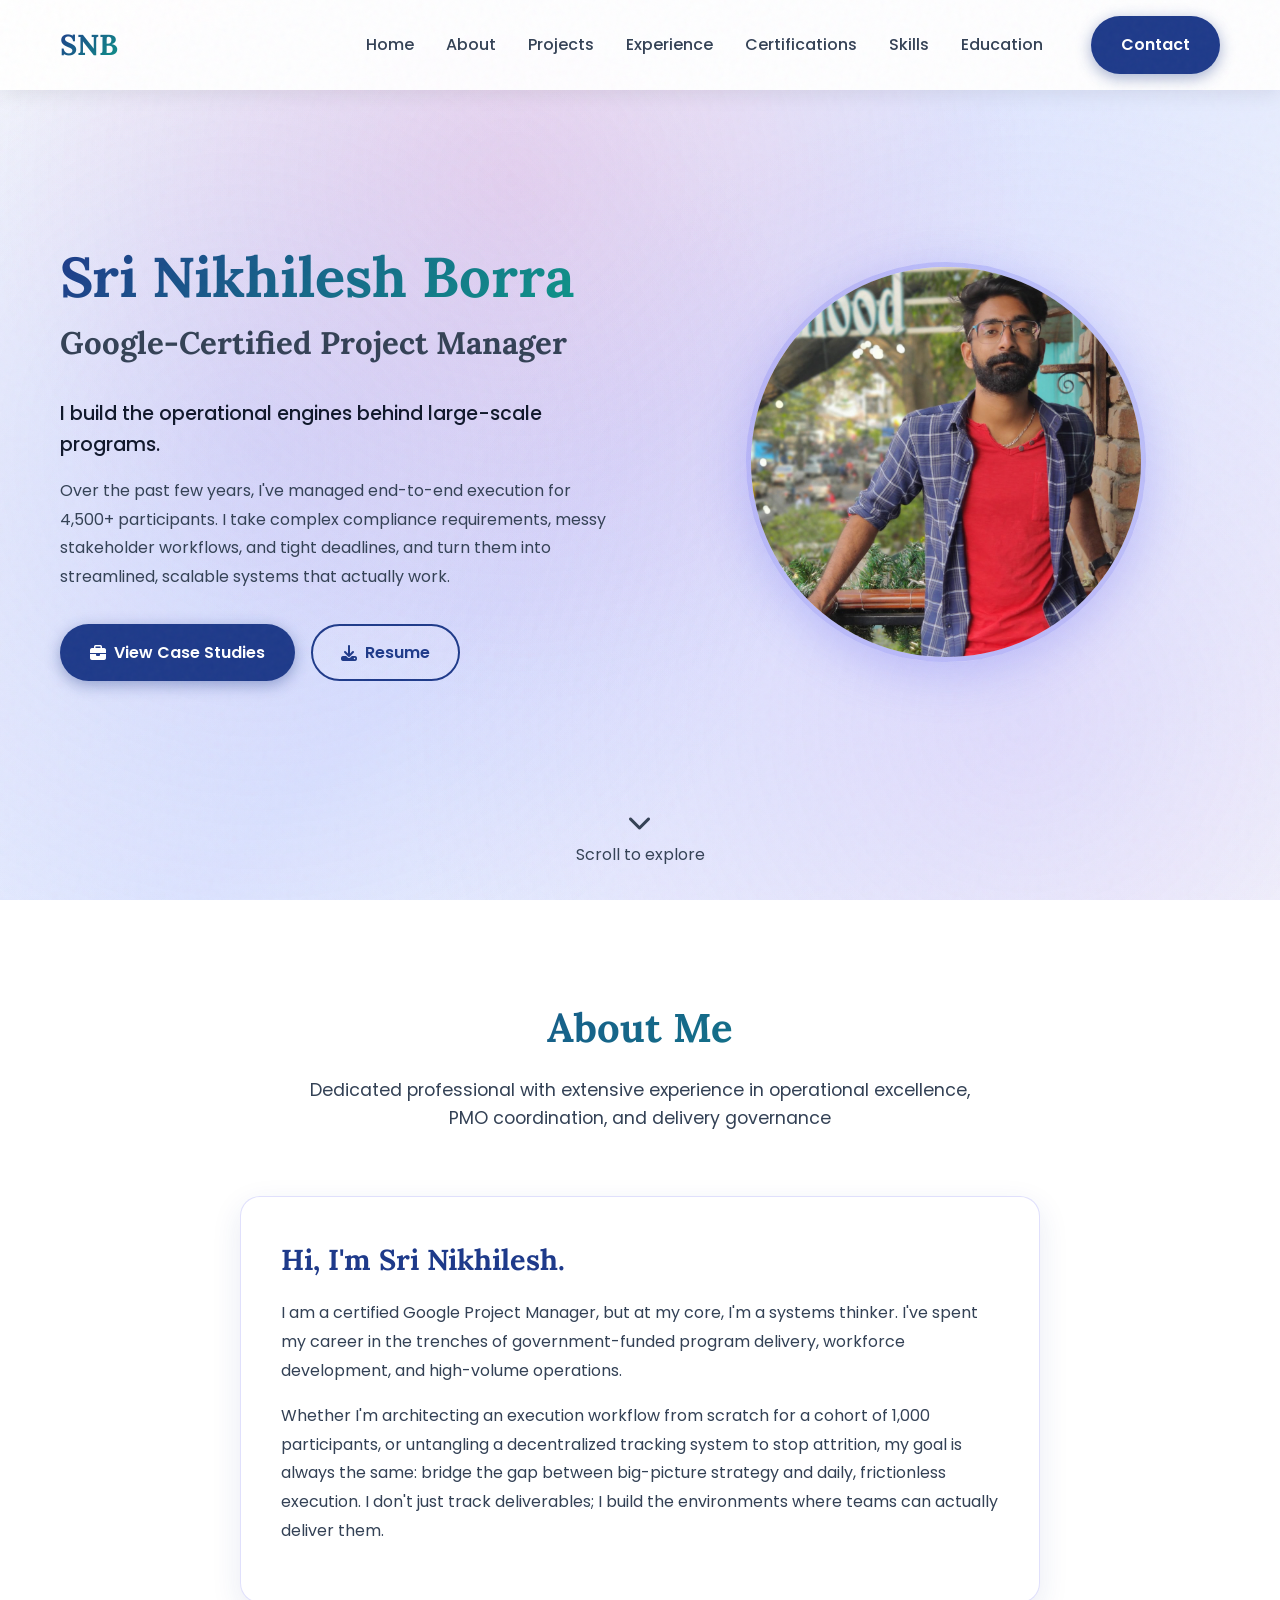
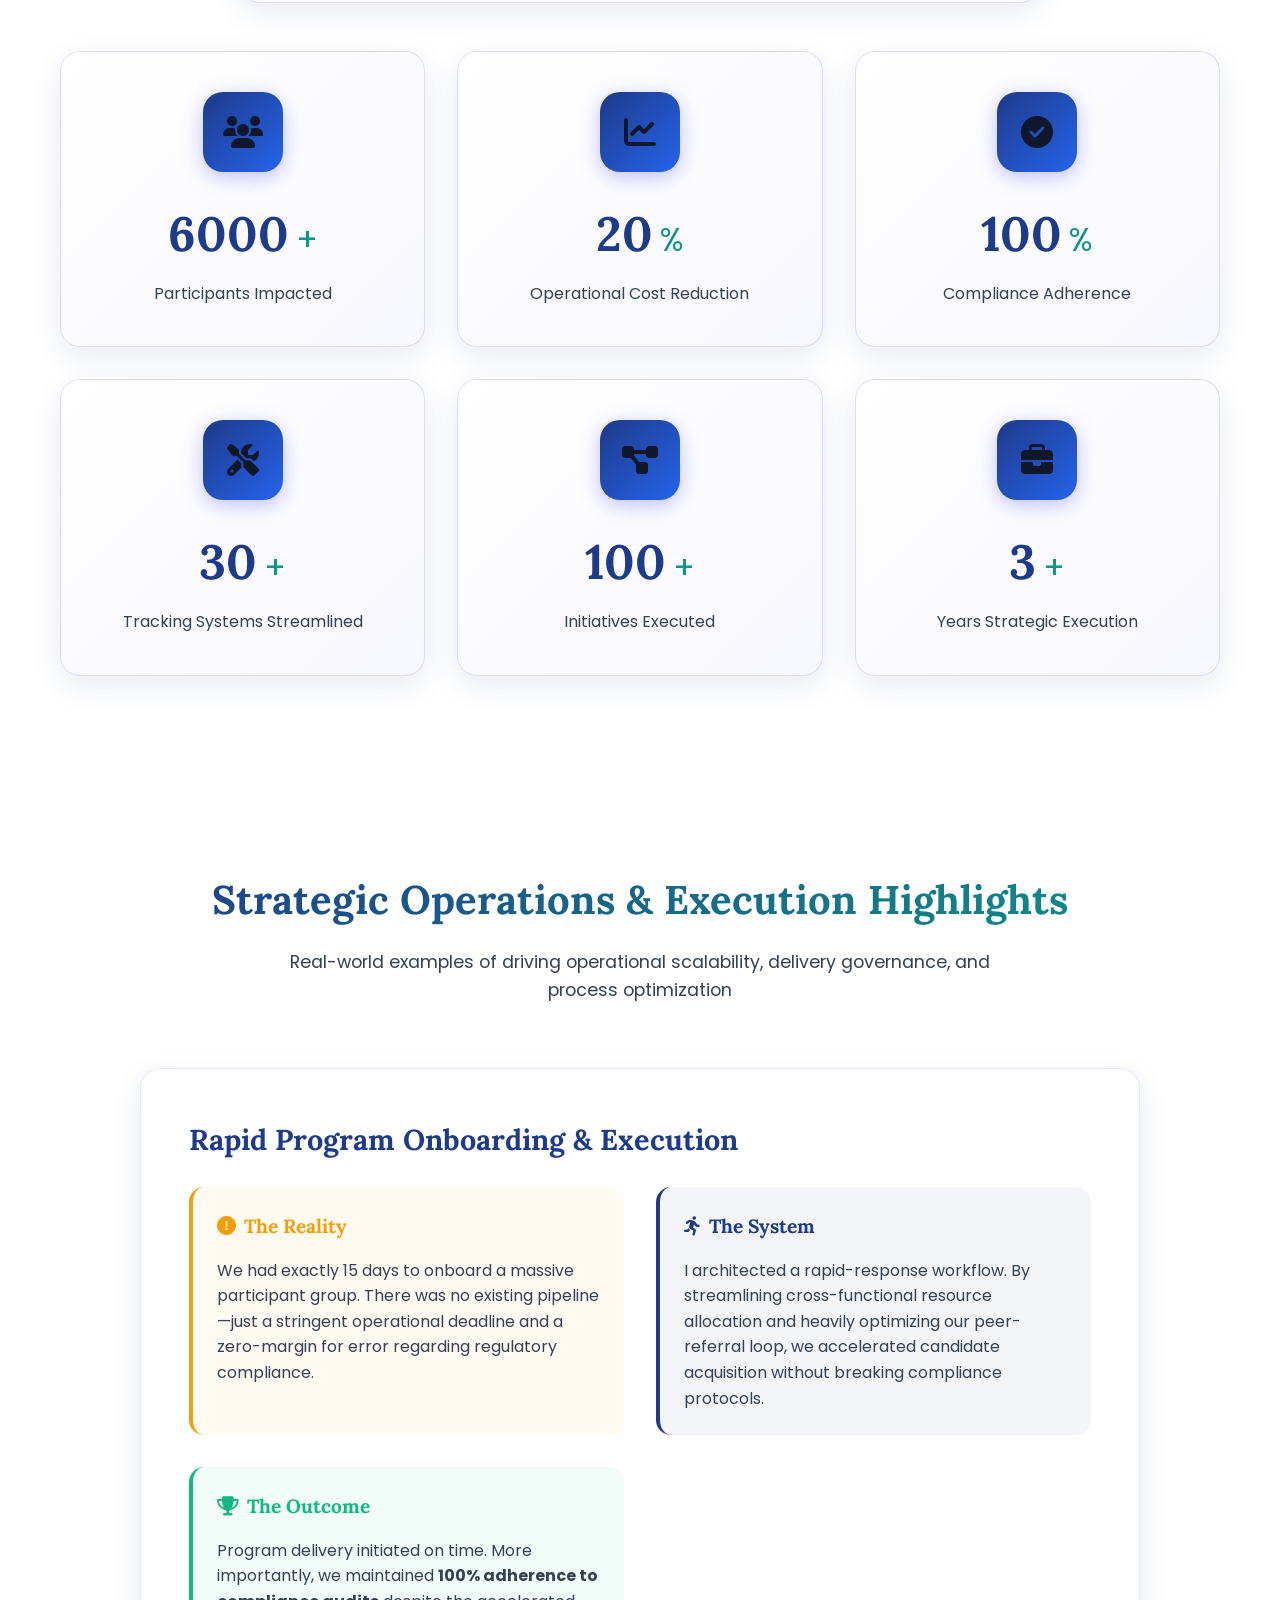
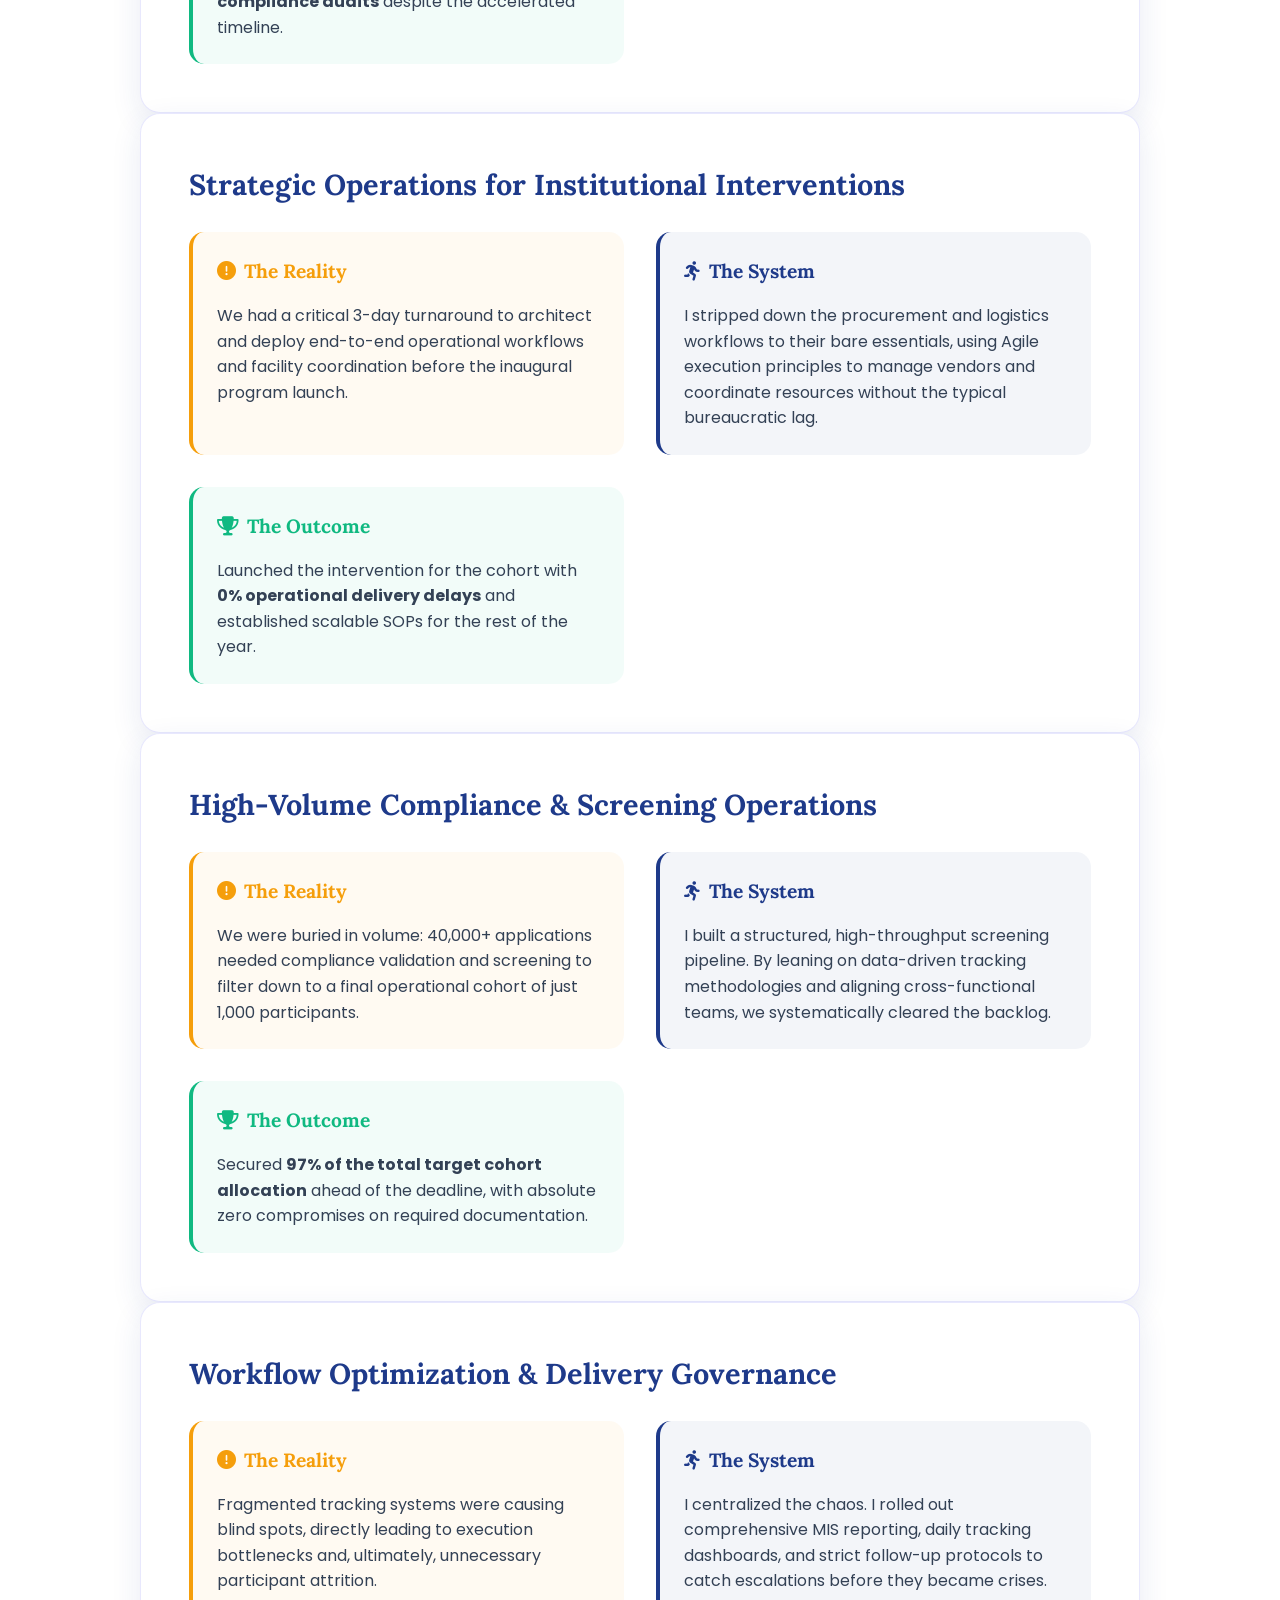
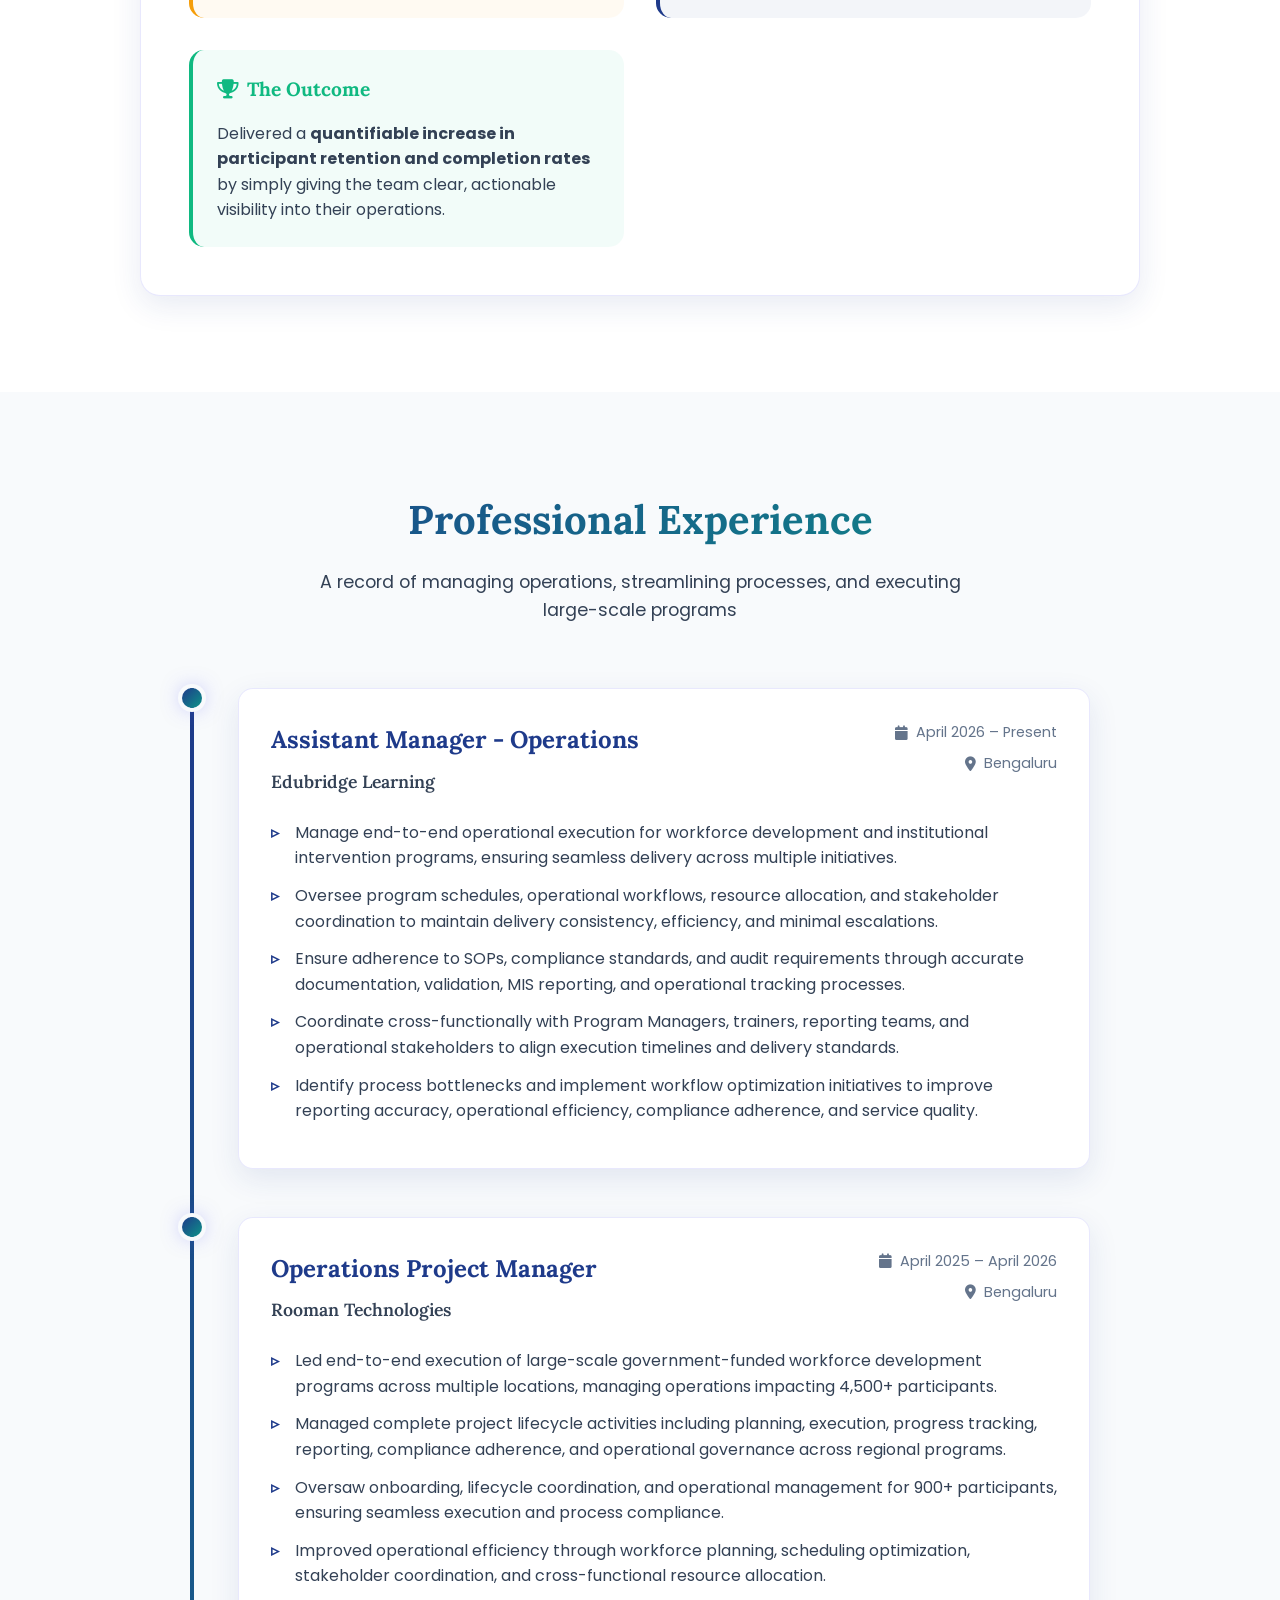
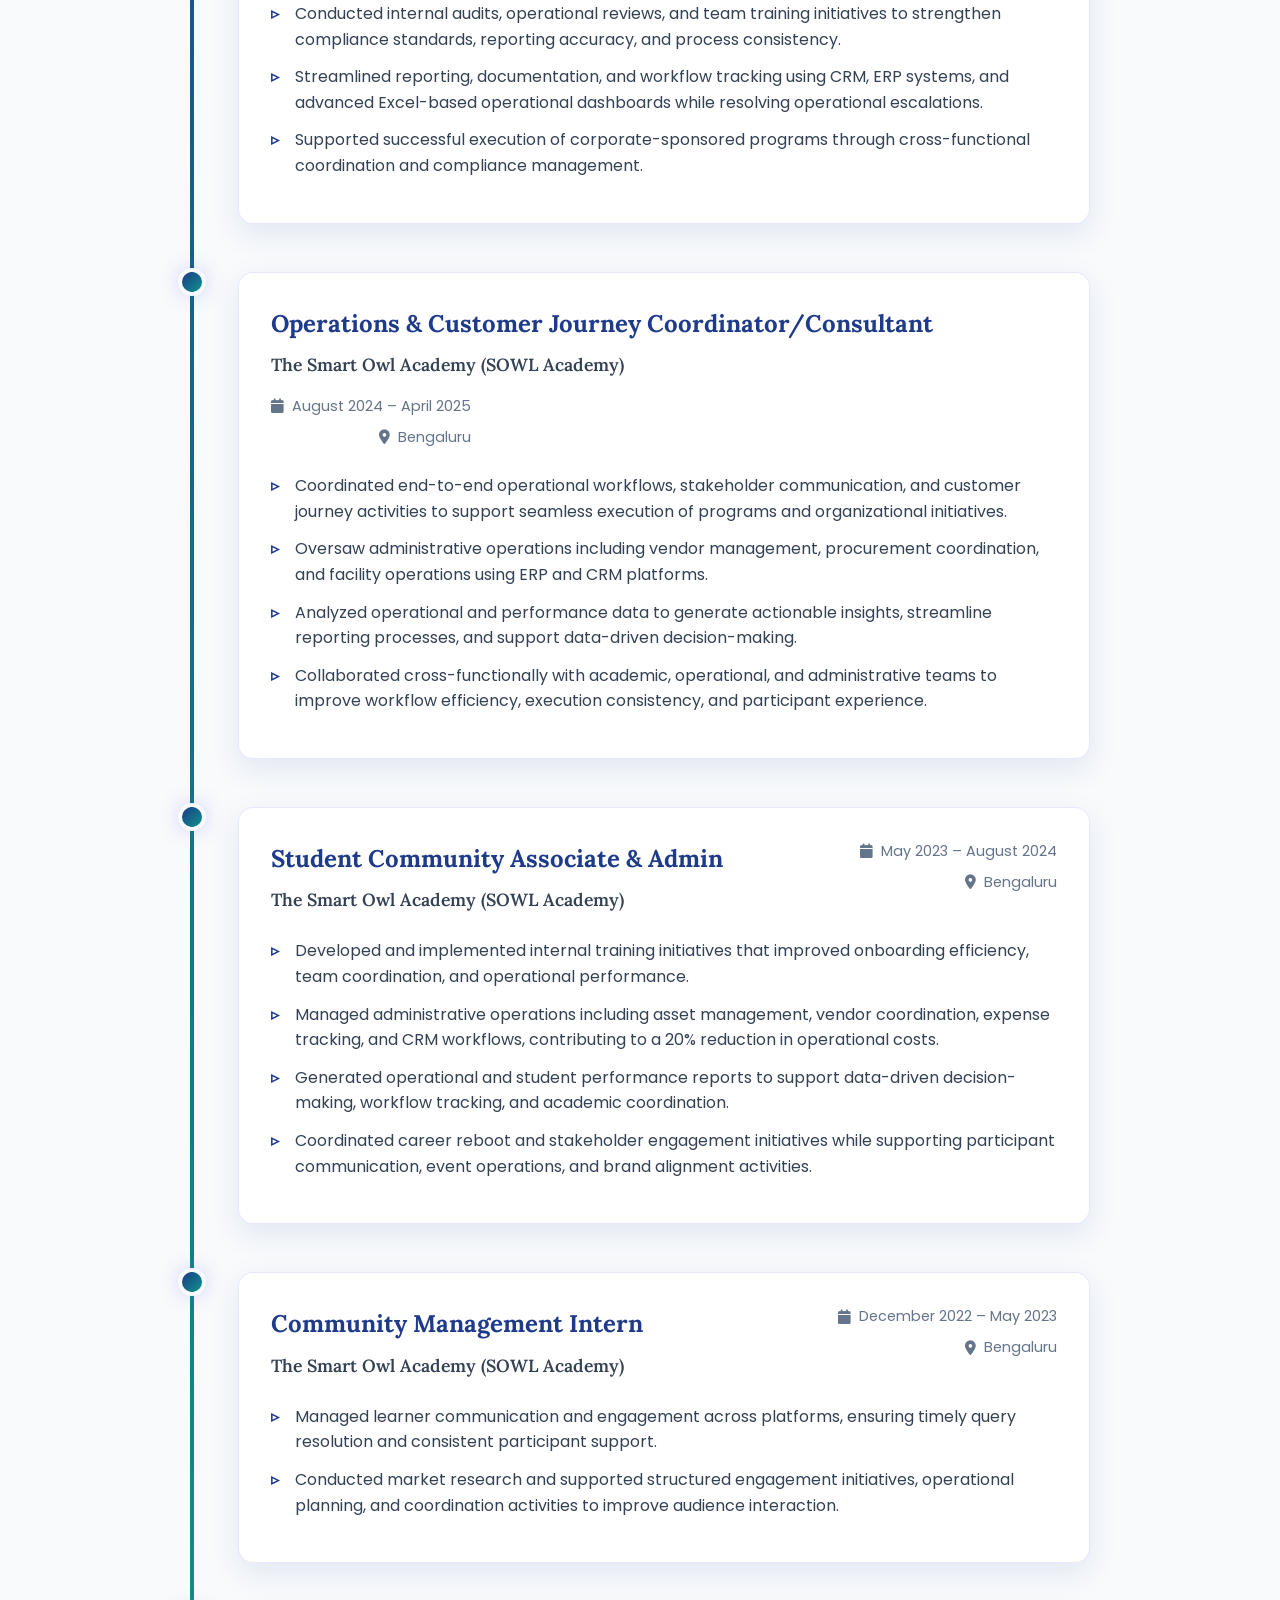
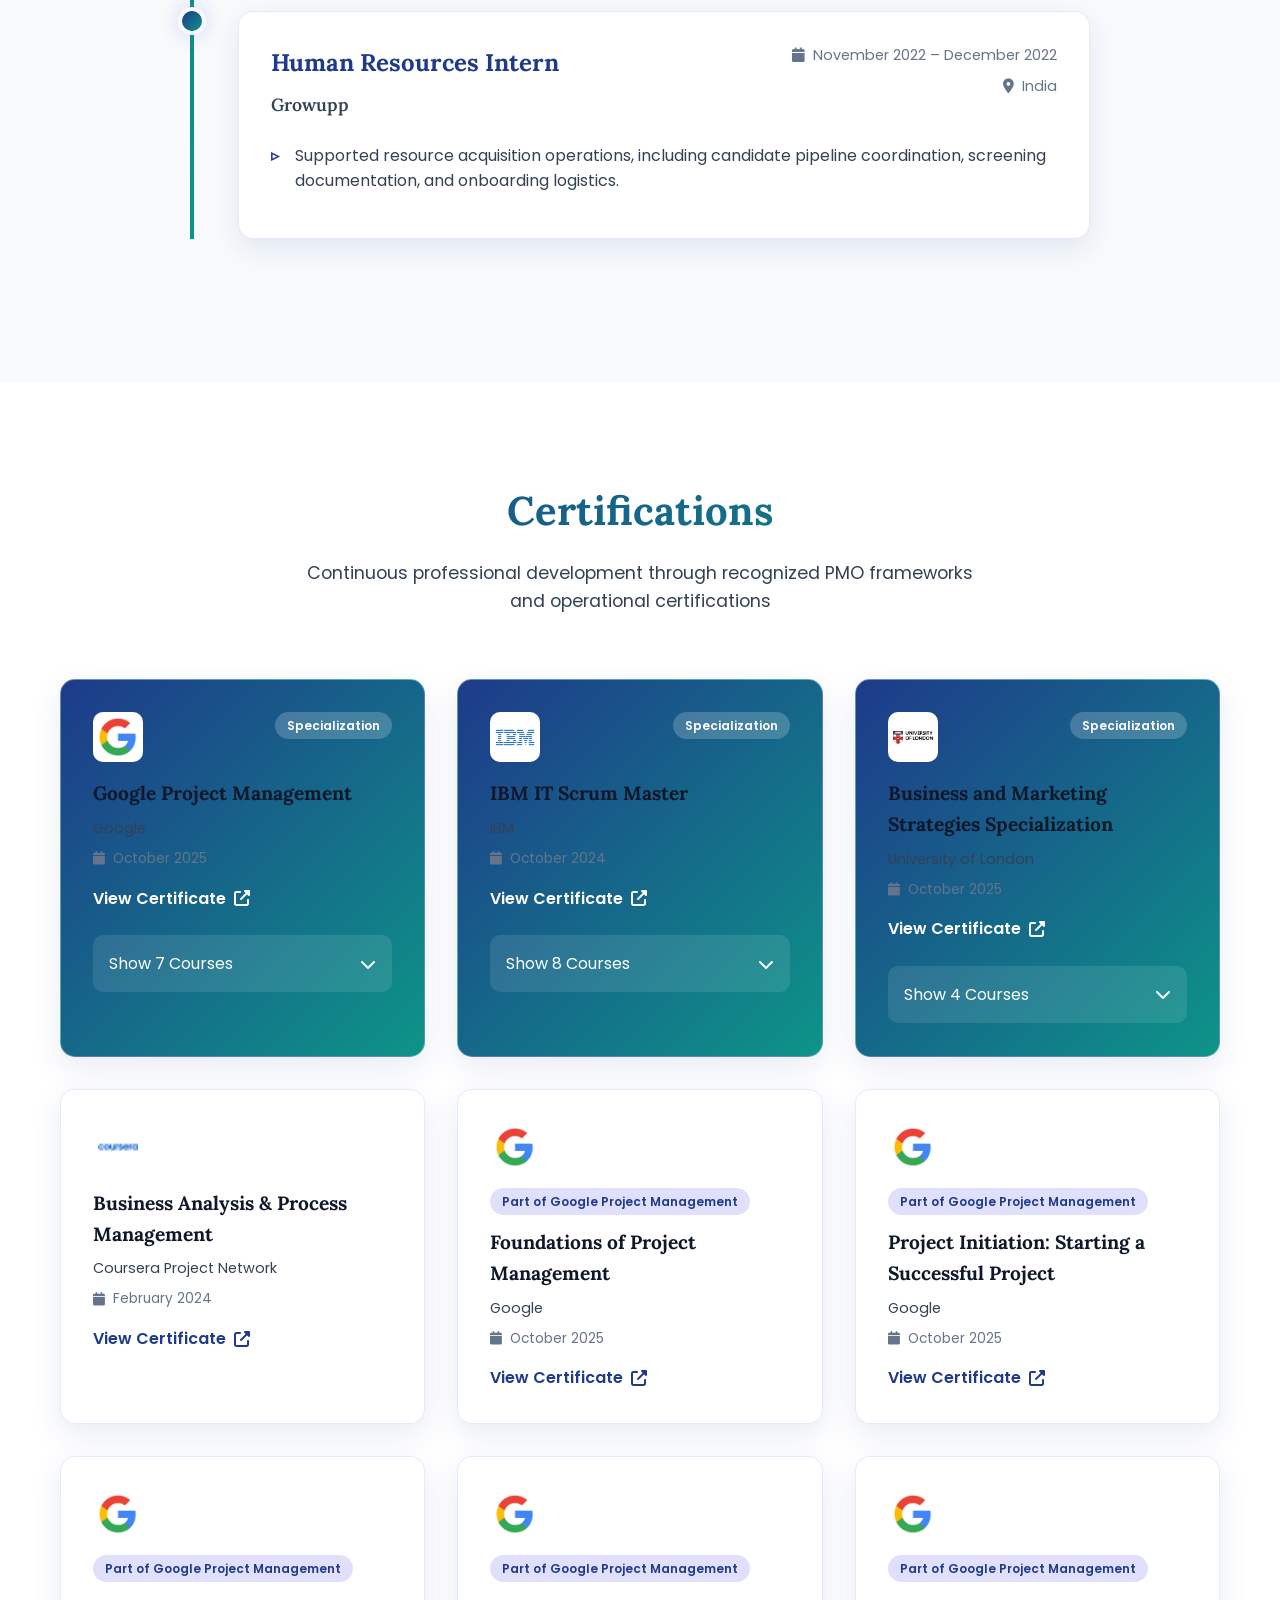
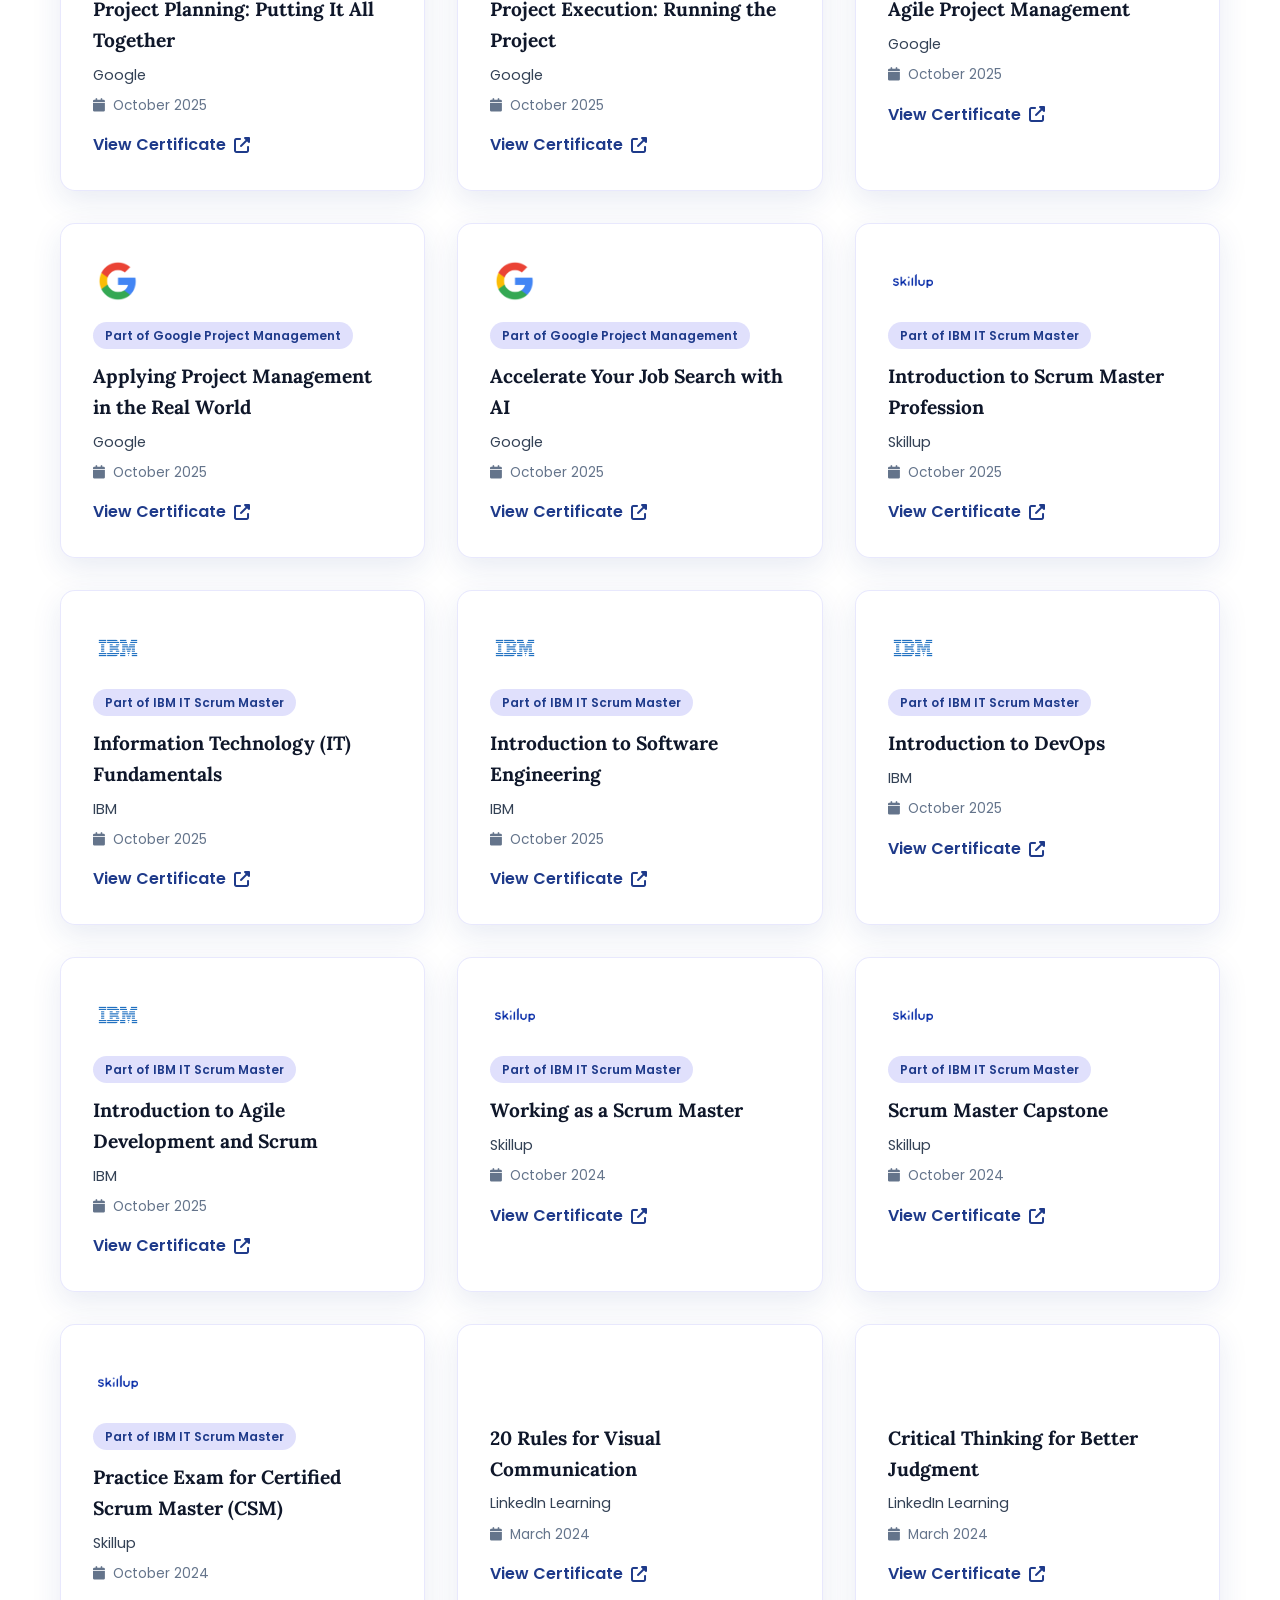
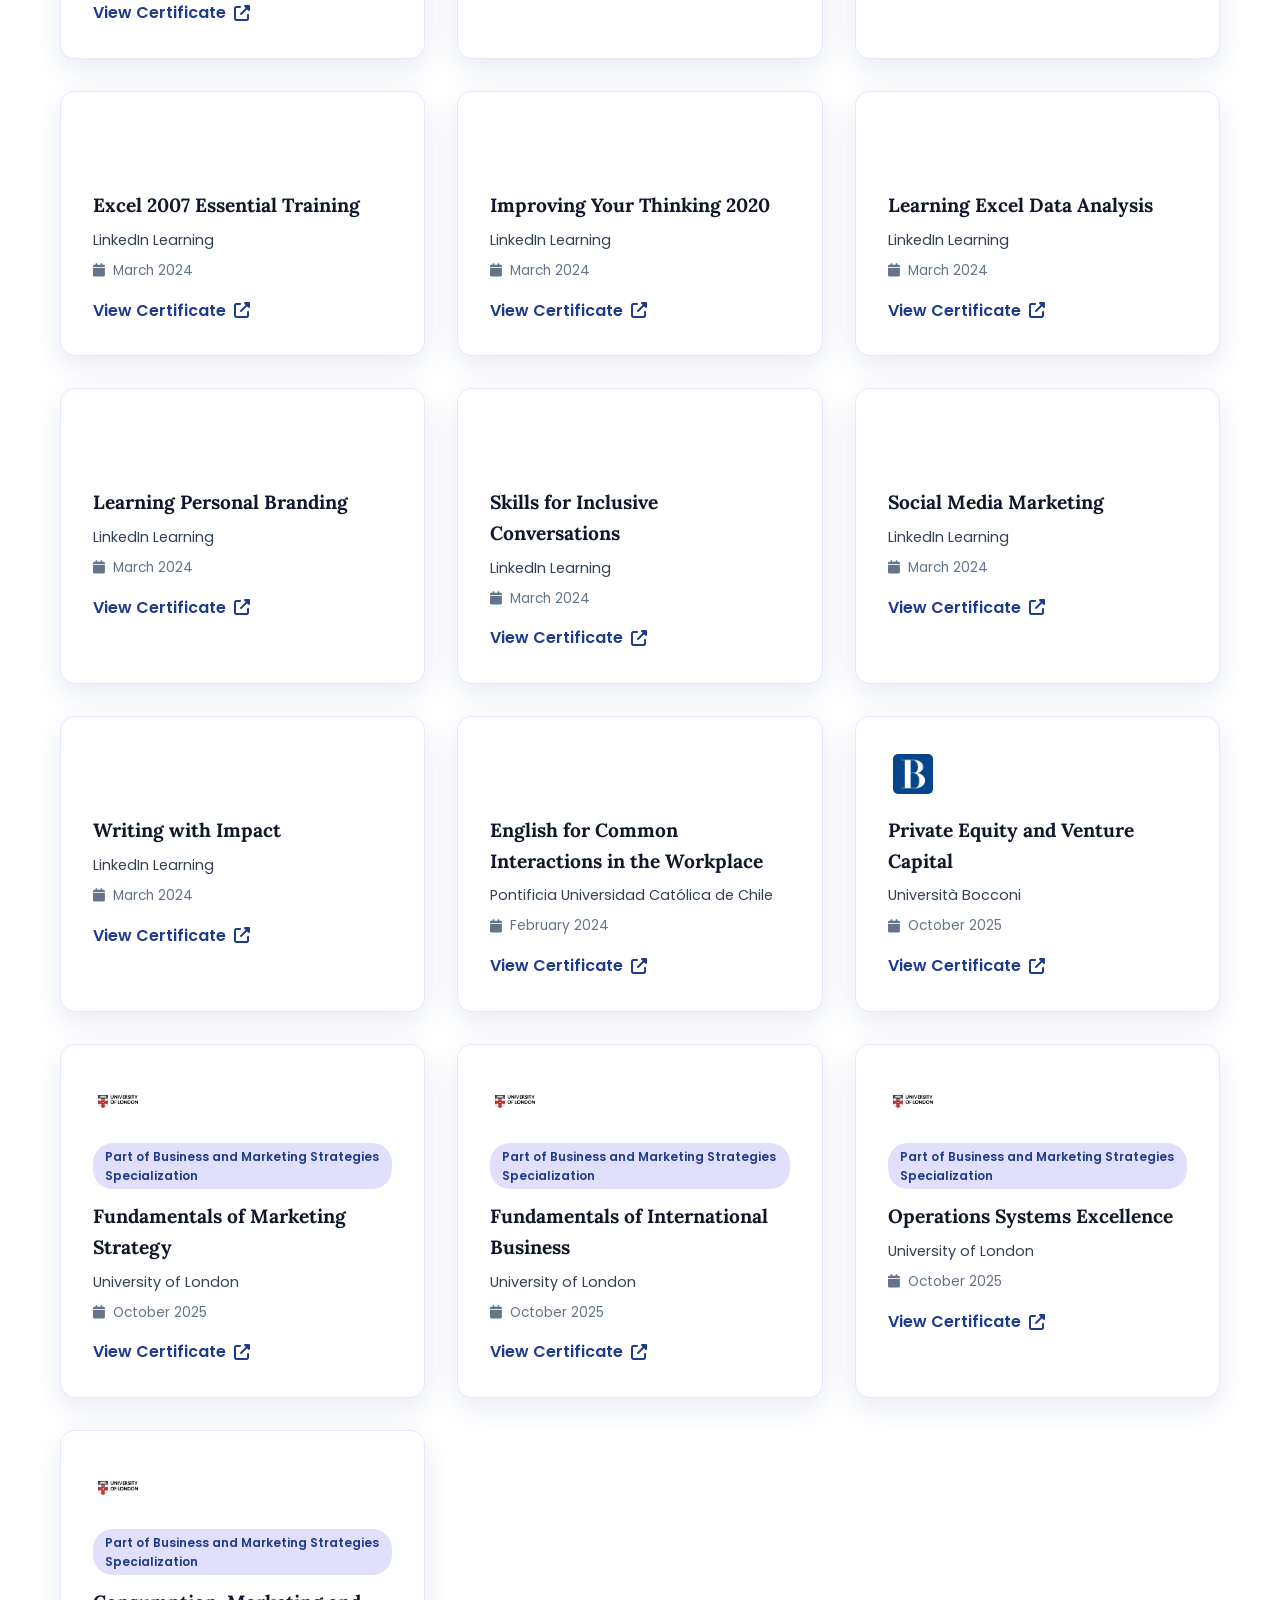
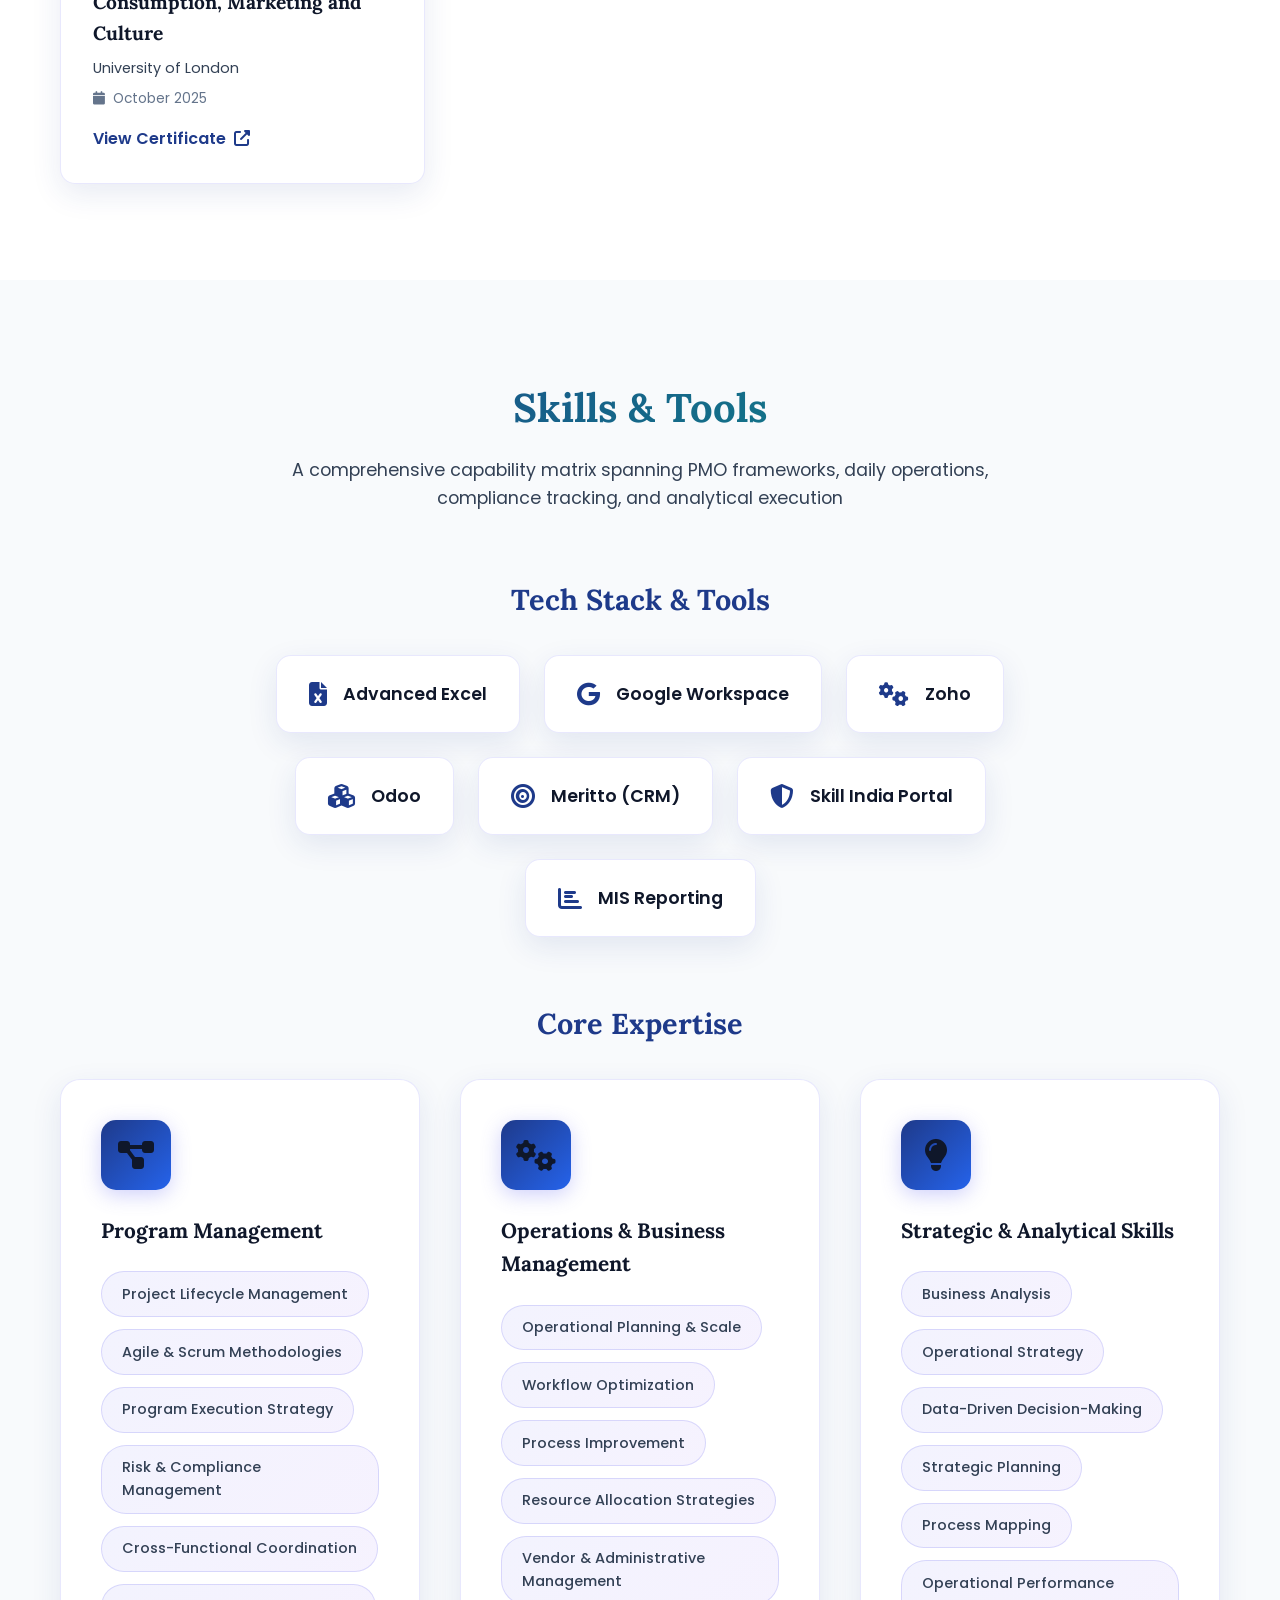
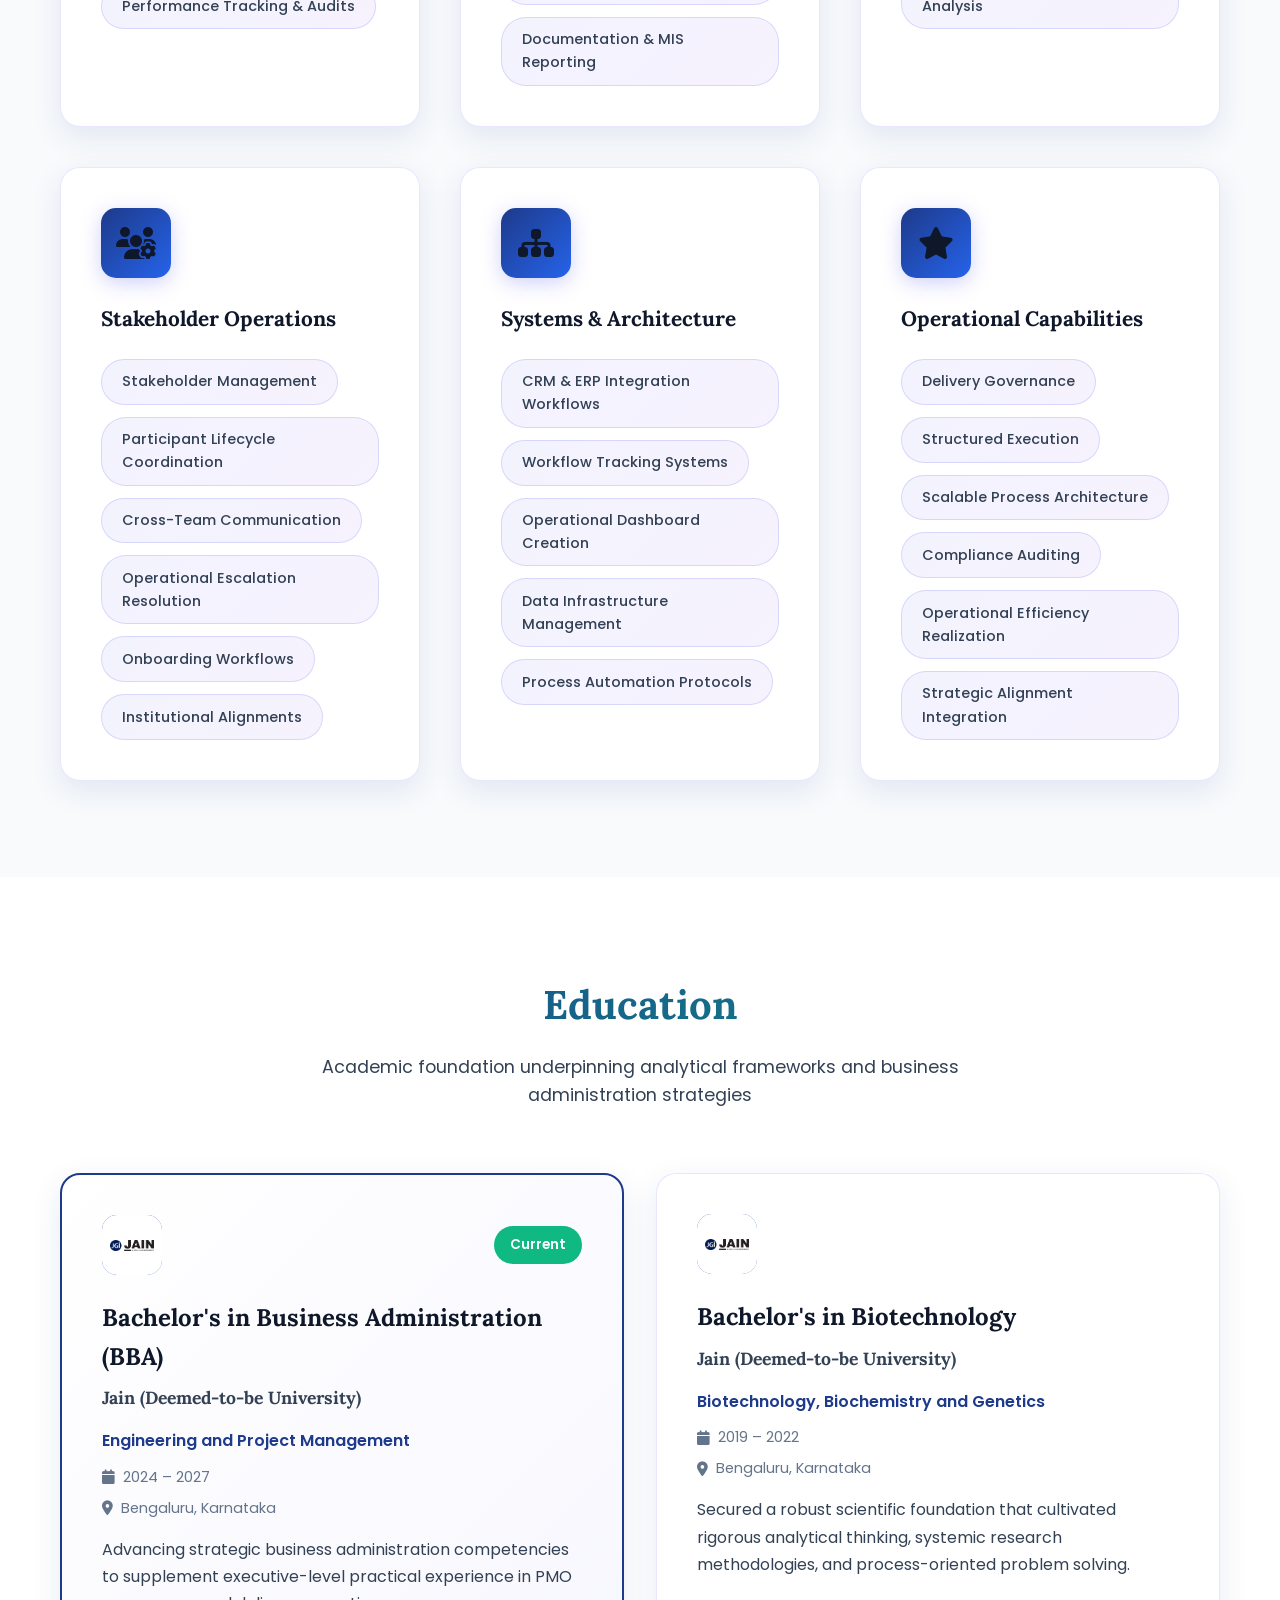
<file: index.html>
<!DOCTYPE html>
<html lang="en">

<head>
    <meta charset="UTF-8">
    <meta name="viewport" content="width=device-width, initial-scale=1.0">

    <link rel="canonical" href="https://nikk272.github.io/sri-nikhilesh-borra/">
    <title>Sri Nikhilesh Borra | Program & Operations Management Professional</title>

    <meta name="description"
        content="Bengaluru-based Program & Operations Manager driving 100% compliance for 6000+ participants. Google-certified Scrum Master specializing in PMO optimization.">
    <meta name="author" content="Sri Nikhilesh Borra">
    <meta name="robots" content="index, follow, max-image-preview:large, max-snippet:-1, max-video-preview:-1">
    <meta name="theme-color" content="#6366f1">
    <meta name="geo.region" content="IN-KA">
    <meta name="geo.placename" content="Bengaluru">
    <meta name="geo.position" content="12.9716;77.5946">
    <meta name="ICBM" content="12.9716, 77.5946">

    <meta property="og:type" content="profile">
    <meta property="og:url" content="https://nikk272.github.io/sri-nikhilesh-borra/">
    <meta property="og:title" content="Sri Nikhilesh Borra | Program & Operations Management Professional">
    <meta property="og:description"
        content="Bengaluru-based Program & Operations Manager managing 6000+ participants with 100% compliance. Google-certified & IBM Scrum Master specializing in PMO, strategic operations, and large-scale program delivery.">
    <meta property="og:image" content="https://nikk272.github.io/sri-nikhilesh-borra/assets/images/profile.jpg">
    <meta property="og:image:alt" content="Sri Nikhilesh Borra - Program & Operations Manager">
    <meta property="og:locale" content="en_US">
    <meta property="og:site_name" content="Sri Nikhilesh Borra Portfolio">

    <meta name="twitter:card" content="summary_large_image">
    <meta name="twitter:url" content="https://nikk272.github.io/sri-nikhilesh-borra/">
    <meta name="twitter:title" content="Sri Nikhilesh Borra | Program & Operations Management Professional">
    <meta name="twitter:description"
        content="Bengaluru-based Program & Operations Manager managing 6000+ participants with 100% compliance. Google-certified & IBM Scrum Master specializing in operational governance and complex execution workflows.">
    <meta name="twitter:image" content="https://nikk272.github.io/sri-nikhilesh-borra/assets/images/profile.jpg">
    <meta name="twitter:image:alt" content="Sri Nikhilesh Borra Portfolio">

    <script type="application/ld+json">
    {
      "@context": "https://schema.org",
      "@type": "Person",
      "name": "Sri Nikhilesh Borra",
      "jobTitle": "Program & Operations Management Professional",
      "description": "Google-certified Project Manager specializing in Agile delivery, operational governance, workflow optimization, and managing large-scale public and private sector initiatives with a 100% compliance record.",
      "url": "https://nikk272.github.io/sri-nikhilesh-borra/",
      "image": "https://nikk272.github.io/sri-nikhilesh-borra/assets/images/profile.jpg",
      "sameAs": [
        "https://www.linkedin.com/in/snb272"
      ],
      "email": "bnikhilesh272@gmail.com",
      "telephone": "+917780752244",
      "address": {
        "@type": "PostalAddress",
        "addressLocality": "Bengaluru",
        "addressRegion": "Karnataka",
        "addressCountry": "IN"
      },
      "alumniOf": [
        {
          "@type": "EducationalOrganization",
          "name": "Jain (Deemed-to-be University)",
          "location": "Bengaluru, Karnataka"
        }
      ],
      "hasCredential": [
        {
          "@type": "EducationalOccupationalCredential",
          "name": "Google Project Management Professional Certificate",
          "credentialCategory": "Professional Certification",
          "issuedBy": { "@type": "Organization", "name": "Google" }
        },
        {
          "@type": "EducationalOccupationalCredential",
          "name": "IBM IT Scrum Master Professional Certificate",
          "credentialCategory": "Professional Certification",
          "issuedBy": { "@type": "Organization", "name": "IBM" }
        }
      ],
      "knowsAbout": [
        "Program & Operations Management",
        "Strategic Execution",
        "PMO Governance",
        "Business Operations",
        "Process Optimization",
        "Large-Scale Program Delivery",
        "Regulatory Compliance",
        "Resource Optimization",
        "Workflow Management",
        "Data-Driven Decision Making",
        "Strategic Planning"
      ],
      "worksFor": {
        "@type": "Organization",
        "name": "Edubridge Learning"
      }
    }
    </script>

    <script type="application/ld+json">
    {
      "@context": "https://schema.org",
      "@type": "ProfessionalService",
      "name": "Sri Nikhilesh Borra - Strategic Operations & Program Management",
      "description": "Professional program management and operations services specializing in scalable execution, workflow optimization, and PMO governance.",
      "url": "https://nikk272.github.io/sri-nikhilesh-borra/",
      "address": {
        "@type": "PostalAddress",
        "addressLocality": "Bengaluru",
        "addressRegion": "Karnataka",
        "addressCountry": "IN"
      },
      "priceRange": "Contact for details",
      "areaServed": {
        "@type": "Country",
        "name": "India"
      }
    }
    </script>

    <link rel="icon" href="/favicon.ico" sizes="any">
    <link rel="shortcut icon" href="/favicon.ico">
    <link rel="icon" type="image/png" sizes="32x32" href="assets/favicon/favicon-32x32.png">
    <link rel="icon" type="image/png" sizes="16x16" href="assets/favicon/favicon-16x16.png">
    <link rel="apple-touch-icon" href="assets/favicon/apple-touch-icon.png">
    <link rel="manifest" href="assets/favicon/site.webmanifest">

    <link rel="stylesheet" href="assets/css/style.css">
    <link rel="stylesheet" href="https://cdnjs.cloudflare.com/ajax/libs/font-awesome/6.4.0/css/all.min.css">

    <link rel="preconnect" href="https://fonts.googleapis.com">
    <link rel="preconnect" href="https://fonts.gstatic.com" crossorigin>
    <!-- Updated Font Embed with Lora & Poppins -->
    <link href="https://fonts.googleapis.com/css2?family=Lora:ital,wght@0,500;0,600;0,700;1,400&family=Poppins:wght@300;400;500;600;700;800&display=swap" rel="stylesheet">

    <link href="https://unpkg.com/aos@2.3.1/dist/aos.css" rel="stylesheet">
    <link rel="preload" as="image" href="assets/images/profile.jpg">

    <style>
        /* Typography Overrides */
        h1, h2, h3, h4, .logo-text, .section-title, .hero-title {
            font-family: 'Lora', serif;
        }

        /* Subtle Tactile Noise Overlay */
        .noise-overlay {
            position: fixed;
            top: 0;
            left: 0;
            width: 100vw;
            height: 100vh;
            pointer-events: none; /* Allows clicking through the noise */
            z-index: 9999;
            opacity: 0.035; /* Just enough to feel real, not distracting */
            background-image: url("data:image/svg+xml,%3Csvg viewBox='0 0 200 200' xmlns='http://www.w3.org/2000/svg'%3E%3Cfilter id='noiseFilter'%3E%3CfeTurbulence type='fractalNoise' baseFrequency='0.75' numOctaves='3' stitchTiles='stitch'/%3E%3C/filter%3E%3Crect width='100%25' height='100%25' filter='url(%23noiseFilter)'/%3E%3C/svg%3E");
        }
    </style>
</head>

<body>
    <!-- Noise overlay added here -->
    <div class="noise-overlay"></div>

    <nav class="navbar" id="navbar">
        <div class="container">
            <div class="nav-wrapper">
                <a href="#home" class="logo">
                    <span class="logo-text">SNB</span>
                </a>
                <ul class="nav-menu" id="navMenu">
                    <li><a href="#home" class="nav-link">Home</a></li>
                    <li><a href="#about" class="nav-link">About</a></li>
                    <li><a href="#case-studies" class="nav-link">Projects</a></li>
                    <li><a href="#experience" class="nav-link">Experience</a></li>
                    <li><a href="#certifications" class="nav-link">Certifications</a></li>
                    <li><a href="#skills" class="nav-link">Skills</a></li>
                    <li><a href="#education" class="nav-link">Education</a></li>
                    <li><a href="#contact" class="btn btn-primary nav-cta">Contact</a></li>
                </ul>
                <div class="hamburger" id="hamburger" role="button" tabindex="0" aria-label="Toggle navigation" aria-controls="navMenu" aria-expanded="false">
                    <span></span>
                    <span></span>
                    <span></span>
                </div>
            </div>
        </div>
    </nav>
    <main>
        <section class="hero" id="home">
            <div class="hero-overlay"></div>
            <div class="hero-content">
                <div class="container">
                    <div class="hero-grid">
                        <div class="hero-text" data-aos="fade-right" data-aos-duration="1000">
                            <div class="hero-header">
                                <div class="name-role-wrapper">
                                    <h1 class="hero-title">
                                        <span class="gradient-text">Sri Nikhilesh Borra</span>
                                    </h1>
                                    <div class="current-position" data-aos="fade-up" data-aos-delay="100">
                                        <i class="fas fa-briefcase"></i> Assistant Manager - Operations at Edubridge
                                    </div>
                                </div>
                                <h2 class="hero-subtitle rotating-text" id="rotatingText" data-aos="fade-up" data-aos-delay="200">Program & Operations Management</h2>
                            </div>
                            <p class="hero-description" style="font-size: 1.2rem; color: var(--text-primary); font-weight: 500;">
                                I build the operational engines behind large-scale programs.
                            </p>
                            <p class="hero-tagline">
                                Over the past few years, I've managed end-to-end execution for 4,500+ participants. I take complex compliance requirements, messy stakeholder workflows, and tight deadlines, and turn them into streamlined, scalable systems that actually work.
                            </p>
                            <div class="hero-buttons">
                                <a href="#case-studies" class="btn btn-primary">
                                    <i class="fas fa-briefcase"></i> View Case Studies
                                </a>
                                <a href="assets/Sri_Nikhilesh_Borra_Resume.pdf" target="_blank" rel="noopener noreferrer" class="btn btn-outline">
                                    <i class="fas fa-download"></i> Resume
                                </a>
                            </div>
                        </div>
                        <div class="hero-image" data-aos="fade-left" data-aos-duration="1000">
                            <div class="image-wrapper">
                                <picture>
                                    <source srcset="assets/images/profile.webp" type="image/webp">
                                    <img src="assets/images/profile.jpg" alt="Sri Nikhilesh Borra" width="400" height="400" fetchpriority="high" decoding="async">
                                </picture>
                            </div>
                        </div>
                    </div>
                </div>
            </div>
            <div class="scroll-indicator">
                <a href="#about">
                    <i class="fas fa-chevron-down"></i>
                    <span>Scroll to explore</span>
                </a>
            </div>
        </section>

        <section class="about" id="about">
            <div class="container">
                <div class="section-header" data-aos="fade-up">
                    <h2 class="section-title">About Me</h2>
                    <p class="section-subtitle">Dedicated professional with extensive experience in operational excellence, PMO coordination, and delivery governance</p>
                </div>

                <div class="about-content">
                    <div class="about-text" data-aos="fade-right">
                        <h3>Hi, I'm Sri Nikhilesh.</h3>
                        <p>
                            I am a certified Google Project Manager, but at my core, I'm a systems thinker. I've spent my career in the trenches of government-funded program delivery, workforce development, and high-volume operations. 
                        </p>
                        <p>
                            Whether I'm architecting an execution workflow from scratch for a cohort of 1,000 participants, or untangling a decentralized tracking system to stop attrition, my goal is always the same: bridge the gap between big-picture strategy and daily, frictionless execution. I don't just track deliverables; I build the environments where teams can actually deliver them.
                        </p>
                    </div>

                    <div class="achievements-grid">
                        <div class="achievement-card" data-aos="fade-up" data-aos-delay="100">
                            <div class="achievement-icon">
                                <i class="fas fa-users"></i>
                            </div>
                            <div class="achievement-content" aria-label="Over 6000 Participants Impacted">
                                <h3 class="counter" data-target="6000" aria-hidden="true">0</h3>
                                <span class="plus" aria-hidden="true">+</span>
                                <p aria-hidden="true">Participants Impacted</p>
                            </div>
                        </div>

                        <div class="achievement-card" data-aos="fade-up" data-aos-delay="200">
                            <div class="achievement-icon">
                                <i class="fas fa-chart-line"></i>
                            </div>
                            <div class="achievement-content" aria-label="20 Percent Cost Reduction">
                                <h3 class="counter" data-target="20" aria-hidden="true">0</h3>
                                <span class="percent" aria-hidden="true">%</span>
                                <p aria-hidden="true">Operational Cost Reduction</p>
                            </div>
                        </div>

                        <div class="achievement-card" data-aos="fade-up" data-aos-delay="300">
                            <div class="achievement-icon">
                                <i class="fas fa-check-circle"></i>
                            </div>
                            <div class="achievement-content" aria-label="100 Percent Compliance Adherence">
                                <h3 class="counter" data-target="100" aria-hidden="true">0</h3>
                                <span class="percent" aria-hidden="true">%</span>
                                <p aria-hidden="true">Compliance Adherence</p>
                            </div>
                        </div>

                        <div class="achievement-card" data-aos="fade-up" data-aos-delay="400">
                            <div class="achievement-icon">
                                <i class="fas fa-tools"></i>
                            </div>
                            <div class="achievement-content" aria-label="Over 30 Tracking Systems Streamlined">
                                <h3 class="counter" data-target="30" aria-hidden="true">0</h3>
                                <span class="plus" aria-hidden="true">+</span>
                                <p aria-hidden="true">Tracking Systems Streamlined</p>
                            </div>
                        </div>

                        <div class="achievement-card" data-aos="fade-up" data-aos-delay="500">
                            <div class="achievement-icon">
                                <i class="fas fa-project-diagram"></i>
                            </div>
                            <div class="achievement-content" aria-label="Over 100 Initiatives Executed">
                                <h3 class="counter" data-target="100" aria-hidden="true">0</h3>
                                <span class="plus" aria-hidden="true">+</span>
                                <p aria-hidden="true">Initiatives Executed</p>
                            </div>
                        </div>

                        <div class="achievement-card" data-aos="fade-up" data-aos-delay="600">
                            <div class="achievement-icon">
                                <i class="fas fa-briefcase"></i>
                            </div>
                            <div class="achievement-content" aria-label="Over 3 Years Strategic Execution">
                                <h3 class="counter" data-target="3" aria-hidden="true">0</h3>
                                <span class="plus" aria-hidden="true">+</span>
                                <p aria-hidden="true">Years Strategic Execution</p>
                            </div>
                        </div>
                    </div>
                </div>
            </div>
        </section>

        <section class="case-studies" id="case-studies">
            <div class="container">
                <div class="section-header" data-aos="fade-up">
                    <h2 class="section-title">Strategic Operations & Execution Highlights</h2>
                    <p class="section-subtitle">Real-world examples of driving operational scalability, delivery governance, and process optimization</p>
                </div>

                <div class="case-studies-grid">
                    <div class="case-study-card" data-aos="fade-up" data-aos-delay="100">
                        <div class="case-study-content">
                            <h3>Rapid Program Onboarding & Execution</h3>
                            <div class="case-study-details">
                                <div class="detail-block challenge">
                                    <h4><i class="fas fa-exclamation-circle"></i> The Reality</h4>
                                    <p>We had exactly 15 days to onboard a massive participant group. There was no existing pipeline—just a stringent operational deadline and a zero-margin for error regarding regulatory compliance.</p>
                                </div>
                                <div class="detail-block action">
                                    <h4><i class="fas fa-running"></i> The System</h4>
                                    <p>I architected a rapid-response workflow. By streamlining cross-functional resource allocation and heavily optimizing our peer-referral loop, we accelerated candidate acquisition without breaking compliance protocols.</p>
                                </div>
                                <div class="detail-block result">
                                    <h4><i class="fas fa-trophy"></i> The Outcome</h4>
                                    <p>Program delivery initiated on time. More importantly, we maintained <strong>100% adherence to compliance audits</strong> despite the accelerated timeline.</p>
                                </div>
                            </div>
                        </div>
                    </div>

                    <div class="case-study-card" data-aos="fade-up" data-aos-delay="200">
                        <div class="case-study-content">
                            <h3>Strategic Operations for Institutional Interventions</h3>
                            <div class="case-study-details">
                                <div class="detail-block challenge">
                                    <h4><i class="fas fa-exclamation-circle"></i> The Reality</h4>
                                    <p>We had a critical 3-day turnaround to architect and deploy end-to-end operational workflows and facility coordination before the inaugural program launch.</p>
                                </div>
                                <div class="detail-block action">
                                    <h4><i class="fas fa-running"></i> The System</h4>
                                    <p>I stripped down the procurement and logistics workflows to their bare essentials, using Agile execution principles to manage vendors and coordinate resources without the typical bureaucratic lag.</p>
                                </div>
                                <div class="detail-block result">
                                    <h4><i class="fas fa-trophy"></i> The Outcome</h4>
                                    <p>Launched the intervention for the cohort with <strong>0% operational delivery delays</strong> and established scalable SOPs for the rest of the year.</p>
                                </div>
                            </div>
                        </div>
                    </div>

                    <div class="case-study-card" data-aos="fade-up" data-aos-delay="300">
                        <div class="case-study-content">
                            <h3>High-Volume Compliance & Screening Operations</h3>
                            <div class="case-study-details">
                                <div class="detail-block challenge">
                                    <h4><i class="fas fa-exclamation-circle"></i> The Reality</h4>
                                    <p>We were buried in volume: 40,000+ applications needed compliance validation and screening to filter down to a final operational cohort of just 1,000 participants.</p>
                                </div>
                                <div class="detail-block action">
                                    <h4><i class="fas fa-running"></i> The System</h4>
                                    <p>I built a structured, high-throughput screening pipeline. By leaning on data-driven tracking methodologies and aligning cross-functional teams, we systematically cleared the backlog.</p>
                                </div>
                                <div class="detail-block result">
                                    <h4><i class="fas fa-trophy"></i> The Outcome</h4>
                                    <p>Secured <strong>97% of the total target cohort allocation</strong> ahead of the deadline, with absolute zero compromises on required documentation.</p>
                                </div>
                            </div>
                        </div>
                    </div>

                    <div class="case-study-card" data-aos="fade-up" data-aos-delay="400">
                        <div class="case-study-content">
                            <h3>Workflow Optimization & Delivery Governance</h3>
                            <div class="case-study-details">
                                <div class="detail-block challenge">
                                    <h4><i class="fas fa-exclamation-circle"></i> The Reality</h4>
                                    <p>Fragmented tracking systems were causing blind spots, directly leading to execution bottlenecks and, ultimately, unnecessary participant attrition.</p>
                                </div>
                                <div class="detail-block action">
                                    <h4><i class="fas fa-running"></i> The System</h4>
                                    <p>I centralized the chaos. I rolled out comprehensive MIS reporting, daily tracking dashboards, and strict follow-up protocols to catch escalations before they became crises.</p>
                                </div>
                                <div class="detail-block result">
                                    <h4><i class="fas fa-trophy"></i> The Outcome</h4>
                                    <p>Delivered a <strong>quantifiable increase in participant retention and completion rates</strong> by simply giving the team clear, actionable visibility into their operations.</p>
                                </div>
                            </div>
                        </div>
                    </div>
                </div>
            </div>
        </section>

        <section class="experience" id="experience">
            <div class="container">
                <div class="section-header" data-aos="fade-up">
                    <h2 class="section-title">Professional Experience</h2>
                    <p class="section-subtitle">A record of managing operations, streamlining processes, and executing large-scale programs</p>
                </div>

                <div class="timeline">
                  <div class="timeline-item" data-aos="fade-up">
                        <div class="timeline-dot"></div>
                        <div class="timeline-content">
                            <div class="timeline-header">
                                <div class="timeline-title">
                                    <h3>Assistant Manager - Operations</h3>
                                    <h4>Edubridge Learning</h4>
                                </div>
                                <div class="timeline-meta">
                                    <span class="timeline-date"><i class="fas fa-calendar"></i> April 2026 – Present</span>
                                    <span class="timeline-location"><i class="fas fa-map-marker-alt"></i> Bengaluru</span>
                                </div>
                            </div>
                            <ul class="timeline-details">
                                <li>Manage end-to-end operational execution for workforce development and institutional intervention programs, ensuring seamless delivery across multiple initiatives.</li>
                                <li>Oversee program schedules, operational workflows, resource allocation, and stakeholder coordination to maintain delivery consistency, efficiency, and minimal escalations.</li>
                                <li>Ensure adherence to SOPs, compliance standards, and audit requirements through accurate documentation, validation, MIS reporting, and operational tracking processes.</li>
                                <li>Coordinate cross-functionally with Program Managers, trainers, reporting teams, and operational stakeholders to align execution timelines and delivery standards.</li>
                                <li>Identify process bottlenecks and implement workflow optimization initiatives to improve reporting accuracy, operational efficiency, compliance adherence, and service quality.</li>
                            </ul>
                        </div>
                    </div>
                    
                    <div class="timeline-item" data-aos="fade-up">
                        <div class="timeline-dot"></div>
                        <div class="timeline-content">
                            <div class="timeline-header">
                                <div class="timeline-title">
                                    <h3>Operations Project Manager</h3>
                                    <h4>Rooman Technologies</h4>
                                </div>
                                <div class="timeline-meta">
                                    <span class="timeline-date"><i class="fas fa-calendar"></i> April 2025 – April 2026</span>
                                    <span class="timeline-location"><i class="fas fa-map-marker-alt"></i> Bengaluru</span>
                                </div>
                            </div>
                            <ul class="timeline-details">
                                <li>Led end-to-end execution of large-scale government-funded workforce development programs across multiple locations, managing operations impacting 4,500+ participants.</li>
                                <li>Managed complete project lifecycle activities including planning, execution, progress tracking, reporting, compliance adherence, and operational governance across regional programs.</li>
                                <li>Oversaw onboarding, lifecycle coordination, and operational management for 900+ participants, ensuring seamless execution and process compliance.</li>
                                <li>Improved operational efficiency through workforce planning, scheduling optimization, stakeholder coordination, and cross-functional resource allocation.</li>
                                <li>Conducted internal audits, operational reviews, and team training initiatives to strengthen compliance standards, reporting accuracy, and process consistency.</li>
                                <li>Streamlined reporting, documentation, and workflow tracking using CRM, ERP systems, and advanced Excel-based operational dashboards while resolving operational escalations.</li>
                                <li>Supported successful execution of corporate-sponsored programs through cross-functional coordination and compliance management.</li>
                            </ul>
                        </div>
                    </div>

                    <div class="timeline-item" data-aos="fade-up">
                        <div class="timeline-dot"></div>
                        <div class="timeline-content">
                            <div class="timeline-header">
                                <div class="timeline-title">
                                    <h3>Operations & Customer Journey Coordinator/Consultant</h3>
                                    <h4>The Smart Owl Academy (SOWL Academy)</h4>
                                </div>
                                <div class="timeline-meta">
                                    <span class="timeline-date"><i class="fas fa-calendar"></i> August 2024 – April 2025</span>
                                    <span class="timeline-location"><i class="fas fa-map-marker-alt"></i> Bengaluru</span>
                                </div>
                            </div>
                            <ul class="timeline-details">
                                <li>Coordinated end-to-end operational workflows, stakeholder communication, and customer journey activities to support seamless execution of programs and organizational initiatives.</li>
                                <li>Oversaw administrative operations including vendor management, procurement coordination, and facility operations using ERP and CRM platforms.</li>
                                <li>Analyzed operational and performance data to generate actionable insights, streamline reporting processes, and support data-driven decision-making.</li>
                                <li>Collaborated cross-functionally with academic, operational, and administrative teams to improve workflow efficiency, execution consistency, and participant experience.</li>
                            </ul>
                        </div>
                    </div>

                    <div class="timeline-item" data-aos="fade-up">
                        <div class="timeline-dot"></div>
                        <div class="timeline-content">
                            <div class="timeline-header">
                                <div class="timeline-title">
                                    <h3>Student Community Associate & Admin</h3>
                                    <h4>The Smart Owl Academy (SOWL Academy)</h4>
                                </div>
                                <div class="timeline-meta">
                                    <span class="timeline-date"><i class="fas fa-calendar"></i> May 2023 – August 2024</span>
                                    <span class="timeline-location"><i class="fas fa-map-marker-alt"></i> Bengaluru</span>
                                </div>
                            </div>
                            <ul class="timeline-details">
                                <li>Developed and implemented internal training initiatives that improved onboarding efficiency, team coordination, and operational performance.</li>
                                <li>Managed administrative operations including asset management, vendor coordination, expense tracking, and CRM workflows, contributing to a 20% reduction in operational costs.</li>
                                <li>Generated operational and student performance reports to support data-driven decision-making, workflow tracking, and academic coordination.</li>
                                <li>Coordinated career reboot and stakeholder engagement initiatives while supporting participant communication, event operations, and brand alignment activities.</li>
                            </ul>
                        </div>
                    </div>

                    <div class="timeline-item" data-aos="fade-up">
                        <div class="timeline-dot"></div>
                        <div class="timeline-content">
                            <div class="timeline-header">
                                <div class="timeline-title">
                                    <h3>Community Management Intern</h3>
                                    <h4>The Smart Owl Academy (SOWL Academy)</h4>
                                </div>
                                <div class="timeline-meta">
                                    <span class="timeline-date"><i class="fas fa-calendar"></i> December 2022 – May 2023</span>
                                    <span class="timeline-location"><i class="fas fa-map-marker-alt"></i> Bengaluru</span>
                                </div>
                            </div>
                            <ul class="timeline-details">
                                <li>Managed learner communication and engagement across platforms, ensuring timely query resolution and consistent participant support.</li>
                                <li>Conducted market research and supported structured engagement initiatives, operational planning, and coordination activities to improve audience interaction.</li>
                            </ul>
                        </div>
                    </div>

                    <div class="timeline-item" data-aos="fade-up">
                        <div class="timeline-dot"></div>
                        <div class="timeline-content">
                            <div class="timeline-header">
                                <div class="timeline-title">
                                    <h3>Human Resources Intern</h3>
                                    <h4>Growupp</h4>
                                </div>
                                <div class="timeline-meta">
                                    <span class="timeline-date"><i class="fas fa-calendar"></i> November 2022 – December 2022</span>
                                    <span class="timeline-location"><i class="fas fa-map-marker-alt"></i> India</span>
                                </div>
                            </div>
                            <ul class="timeline-details">
                                <li>Supported resource acquisition operations, including candidate pipeline coordination, screening documentation, and onboarding logistics.</li>
                            </ul>
                        </div>
                    </div>
                </div>
            </div>
        </section>

        <section class="certifications" id="certifications">
            <div class="container">
                <div class="section-header" data-aos="fade-up">
                    <h2 class="section-title">Certifications</h2>
                    <p class="section-subtitle">Continuous professional development through recognized PMO frameworks and operational certifications</p>
                </div>
                <div class="certifications-grid" id="certificationsGrid">
                </div>
            </div>
        </section>

        <section class="skills" id="skills">
            <div class="container">
                <div class="section-header" data-aos="fade-up">
                    <h2 class="section-title">Skills & Tools</h2>
                    <p class="section-subtitle">A comprehensive capability matrix spanning PMO frameworks, daily operations, compliance tracking, and analytical execution</p>
                </div>

                <h3 style="text-align:center; font-size: clamp(1.4rem, 3vw, 1.8rem); color: var(--primary-color); margin-bottom: 2rem;" data-aos="fade-up">Tech Stack & Tools</h3>
                <div class="tools-grid" data-aos="fade-up" data-aos-delay="100" style="margin-bottom: 4rem;">
                    <div class="tool-item"><i class="fas fa-file-excel"></i><span>Advanced Excel</span></div>
                    <div class="tool-item"><i class="fab fa-google"></i><span>Google Workspace</span></div>
                    <div class="tool-item"><i class="fas fa-cogs"></i><span>Zoho</span></div>
                    <div class="tool-item"><i class="fas fa-cubes"></i><span>Odoo</span></div>
                    <div class="tool-item"><i class="fas fa-bullseye"></i><span>Meritto (CRM)</span></div>
                    <div class="tool-item"><i class="fas fa-shield-alt"></i><span>Skill India Portal</span></div>
                    <div class="tool-item"><i class="fas fa-chart-bar"></i><span>MIS Reporting</span></div>
                </div>

                <h3 style="text-align:center; font-size: clamp(1.4rem, 3vw, 1.8rem); color: var(--primary-color); margin-bottom: 2rem;" data-aos="fade-up">Core Expertise</h3>

                <div class="skills-grid">
                    <div class="skill-category" data-aos="fade-up" data-aos-delay="100">
                        <div class="skill-icon"><i class="fas fa-project-diagram"></i></div>
                        <h3>Program Management</h3>
                        <ul>
                            <li>Project Lifecycle Management</li>
                            <li>Agile & Scrum Methodologies</li>
                            <li>Program Execution Strategy</li>
                            <li>Risk & Compliance Management</li>
                            <li>Cross-Functional Coordination</li>
                            <li>Performance Tracking & Audits</li>
                        </ul>
                    </div>

                    <div class="skill-category" data-aos="fade-up" data-aos-delay="200">
                        <div class="skill-icon"><i class="fas fa-cogs"></i></div>
                        <h3>Operations & Business Management</h3>
                        <ul>
                            <li>Operational Planning & Scale</li>
                            <li>Workflow Optimization</li>
                            <li>Process Improvement</li>
                            <li>Resource Allocation Strategies</li>
                            <li>Vendor & Administrative Management</li>
                            <li>Documentation & MIS Reporting</li>
                        </ul>
                    </div>

                    <div class="skill-category" data-aos="fade-up" data-aos-delay="300">
                        <div class="skill-icon"><i class="fas fa-lightbulb"></i></div>
                        <h3>Strategic & Analytical Skills</h3>
                        <ul>
                            <li>Business Analysis</li>
                            <li>Operational Strategy</li>
                            <li>Data-Driven Decision-Making</li>
                            <li>Strategic Planning</li>
                            <li>Process Mapping</li>
                            <li>Operational Performance Analysis</li>
                        </ul>
                    </div>

                    <div class="skill-category" data-aos="fade-up" data-aos-delay="400">
                        <div class="skill-icon"><i class="fas fa-users-cog"></i></div>
                        <h3>Stakeholder Operations</h3>
                        <ul>
                            <li>Stakeholder Management</li>
                            <li>Participant Lifecycle Coordination</li>
                            <li>Cross-Team Communication</li>
                            <li>Operational Escalation Resolution</li>
                            <li>Onboarding Workflows</li>
                            <li>Institutional Alignments</li>
                        </ul>
                    </div>

                    <div class="skill-category" data-aos="fade-up" data-aos-delay="500">
                        <div class="skill-icon"><i class="fas fa-sitemap"></i></div>
                        <h3>Systems & Architecture</h3>
                        <ul>
                            <li>CRM & ERP Integration Workflows</li>
                            <li>Workflow Tracking Systems</li>
                            <li>Operational Dashboard Creation</li>
                            <li>Data Infrastructure Management</li>
                            <li>Process Automation Protocols</li>
                        </ul>
                    </div>

                    <div class="skill-category" data-aos="fade-up" data-aos-delay="500">
                        <div class="skill-icon"><i class="fas fa-star"></i></div>
                        <h3>Operational Capabilities</h3>
                        <ul>
                            <li>Delivery Governance</li>
                            <li>Structured Execution</li>
                            <li>Scalable Process Architecture</li>
                            <li>Compliance Auditing</li>
                            <li>Operational Efficiency Realization</li>
                            <li>Strategic Alignment Integration</li>
                        </ul>
                    </div>
                </div>
            </div>
        </section>

        <section class="education" id="education">
            <div class="container">
                <div class="section-header" data-aos="fade-up">
                    <h2 class="section-title">Education</h2>
                    <p class="section-subtitle">Academic foundation underpinning analytical frameworks and business administration strategies</p>
                </div>

                <div class="education-grid">
                    <div class="education-card current" data-aos="fade-up" data-aos-delay="100">
                        <div class="education-header">
                            <div class="education-icon">
                                <img src="assets/images/Jain University logo_1761288554011.png" alt="Jain University Logo" class="education-logo" loading="lazy" decoding="async" width="60" height="60">
                            </div>
                            <div class="education-badge">Current</div>
                        </div>
                        <h3>Bachelor's in Business Administration (BBA)</h3>
                        <h4>Jain (Deemed-to-be University)</h4>
                        <p class="education-field">Engineering and Project Management</p>
                        <p class="education-date"><i class="fas fa-calendar"></i> 2024 – 2027</p>
                        <p class="education-location"><i class="fas fa-map-marker-alt"></i> Bengaluru, Karnataka</p>
                        <p class="education-description">Advancing strategic business administration competencies to supplement executive-level practical experience in PMO governance and delivery operations.</p>
                    </div>

                    <div class="education-card" data-aos="fade-up" data-aos-delay="200">
                        <div class="education-header">
                            <div class="education-icon">
                                <img src="assets/images/Jain University logo_1761288554011.png" alt="Jain University Logo" class="education-logo" loading="lazy" decoding="async" width="60" height="60">
                            </div>
                        </div>
                        <h3>Bachelor's in Biotechnology</h3>
                        <h4>Jain (Deemed-to-be University)</h4>
                        <p class="education-field">Biotechnology, Biochemistry and Genetics</p>
                        <p class="education-date"><i class="fas fa-calendar"></i> 2019 – 2022</p>
                        <p class="education-location"><i class="fas fa-map-marker-alt"></i> Bengaluru, Karnataka</p>
                        <p class="education-description">Secured a robust scientific foundation that cultivated rigorous analytical thinking, systemic research methodologies, and process-oriented problem solving.</p>
                    </div>
                </div>

                <div class="languages" data-aos="fade-up">
                    <h3>Language Proficiency</h3>
                    <div class="language-grid">
                        <div class="language-item">
                            <div class="language-name">Telugu</div>
                            <div class="language-level">Native or Bilingual</div>
                            <div class="language-bar"><div class="language-progress" style="width: 100%"></div></div>
                        </div>
                        <div class="language-item">
                            <div class="language-name">English</div>
                            <div class="language-level">Full Professional</div>
                            <div class="language-bar"><div class="language-progress" style="width: 90%"></div></div>
                        </div>
                        <div class="language-item">
                            <div class="language-name">Hindi</div>
                            <div class="language-level">Limited Working</div>
                            <div class="language-bar"><div class="language-progress" style="width: 60%"></div></div>
                        </div>
                        <div class="language-item">
                            <div class="language-name">Kannada</div>
                            <div class="language-level">Limited Working</div>
                            <div class="language-bar"><div class="language-progress" style="width: 60%"></div></div>
                        </div>
                    </div>
                </div>
            </div>
        </section>

        <section class="contact" id="contact">
            <div class="container">
                <div class="section-header" data-aos="fade-up">
                    <h2 class="section-title">Get In Touch</h2>
                    <p class="section-subtitle">Seeking a seasoned professional to drive operational execution or govern your next strategic initiative? Let's talk.</p>
                </div>

                <div class="contact-grid">
                    <div class="contact-form-container" id="form-container" data-aos="fade-right">
                        <form action="https://formspree.io/f/mzdjrllw" method="POST" class="contact-form" id="contact-form">
                            <div class="form-group">
                                <label for="name">Name</label>
                                <input type="text" id="name" name="name" required placeholder="Your Name" autocomplete="name">
                            </div>
                            <div class="form-group">
                                <label for="email">Email</label>
                                <input type="email" id="email" name="email" required placeholder="Your Email" autocomplete="email">
                            </div>
                            <div class="form-group">
                                <label for="message">Message</label>
                                <textarea id="message" name="message" rows="5" required placeholder="Your Message"></textarea>
                            </div>
                            <button type="submit" class="btn btn-primary btn-block">Send Message <i class="fas fa-paper-plane"></i></button>
                        </form>
                        <!-- Hidden Success Message -->
                        <div id="form-success-msg" class="form-success-message" style="display: none;">
                            <i class="fas fa-check-circle"></i>
                            <h3>Message Sent!</h3>
                            <p>Thank you for reaching out. I have received your message and will get back to you shortly.</p>
                        </div>
                    </div>

                    <div class="contact-info-column" data-aos="fade-left">
                        <div class="contact-card">
                            <div class="contact-icon"><i class="fas fa-envelope"></i></div>
                            <h3>Email</h3>
                            <a href="mailto:bnikhilesh272@gmail.com">bnikhilesh272@gmail.com</a>
                        </div>
                        <div class="contact-card">
                            <div class="contact-icon"><i class="fas fa-phone"></i></div>
                            <h3>Phone</h3>
                            <a href="tel:+917780752244">+91 77807 52244</a>
                        </div>
                        <div class="contact-card">
                            <div class="contact-icon"><i class="fab fa-linkedin"></i></div>
                            <h3>LinkedIn</h3>
                            <a href="https://www.linkedin.com/in/snb272" target="_blank" rel="noopener noreferrer" aria-label="LinkedIn Profile">/in/snb272</a>
                        </div>
                    </div>
                </div>

                <div class="contact-resume-section" data-aos="fade-up" data-aos-delay="500">
                    <h3>Download My Professional Resume</h3>
                    <p>Review a comprehensive breakdown of my operational governance experience and strategic qualifications.</p>
                    <a href="assets/Sri_Nikhilesh_Borra_Resume.pdf" target="_blank" rel="noopener noreferrer" class="btn btn-primary">
                        <i class="fas fa-download"></i> Download Resume (PDF)
                    </a>
                </div>
            </div>
        </section>
    </main>

    <footer class="footer">
        <div class="container">
            <div class="footer-content">
                <p>&copy; 2026 Sri Nikhilesh Borra. Built with caffeine, structured workflows, and zero operational delays.</p>
                <div class="social-links">
                    <a href="https://www.linkedin.com/in/snb272" target="_blank" rel="noopener noreferrer" aria-label="LinkedIn Profile">
                        <i class="fab fa-linkedin"></i>
                    </a>
                    <a href="mailto:bnikhilesh272@gmail.com" aria-label="Send Email">
                        <i class="fas fa-envelope"></i>
                    </a>
                    <a href="tel:+917780752244" aria-label="Phone">
                        <i class="fas fa-phone"></i>
                    </a>
                </div>
            </div>
        </div>
    </footer>

    <script src="https://unpkg.com/aos@2.3.1/dist/aos.js" defer></script>
    <script type="module" src="assets/js/script.js"></script>
</body>
</html>
</file>
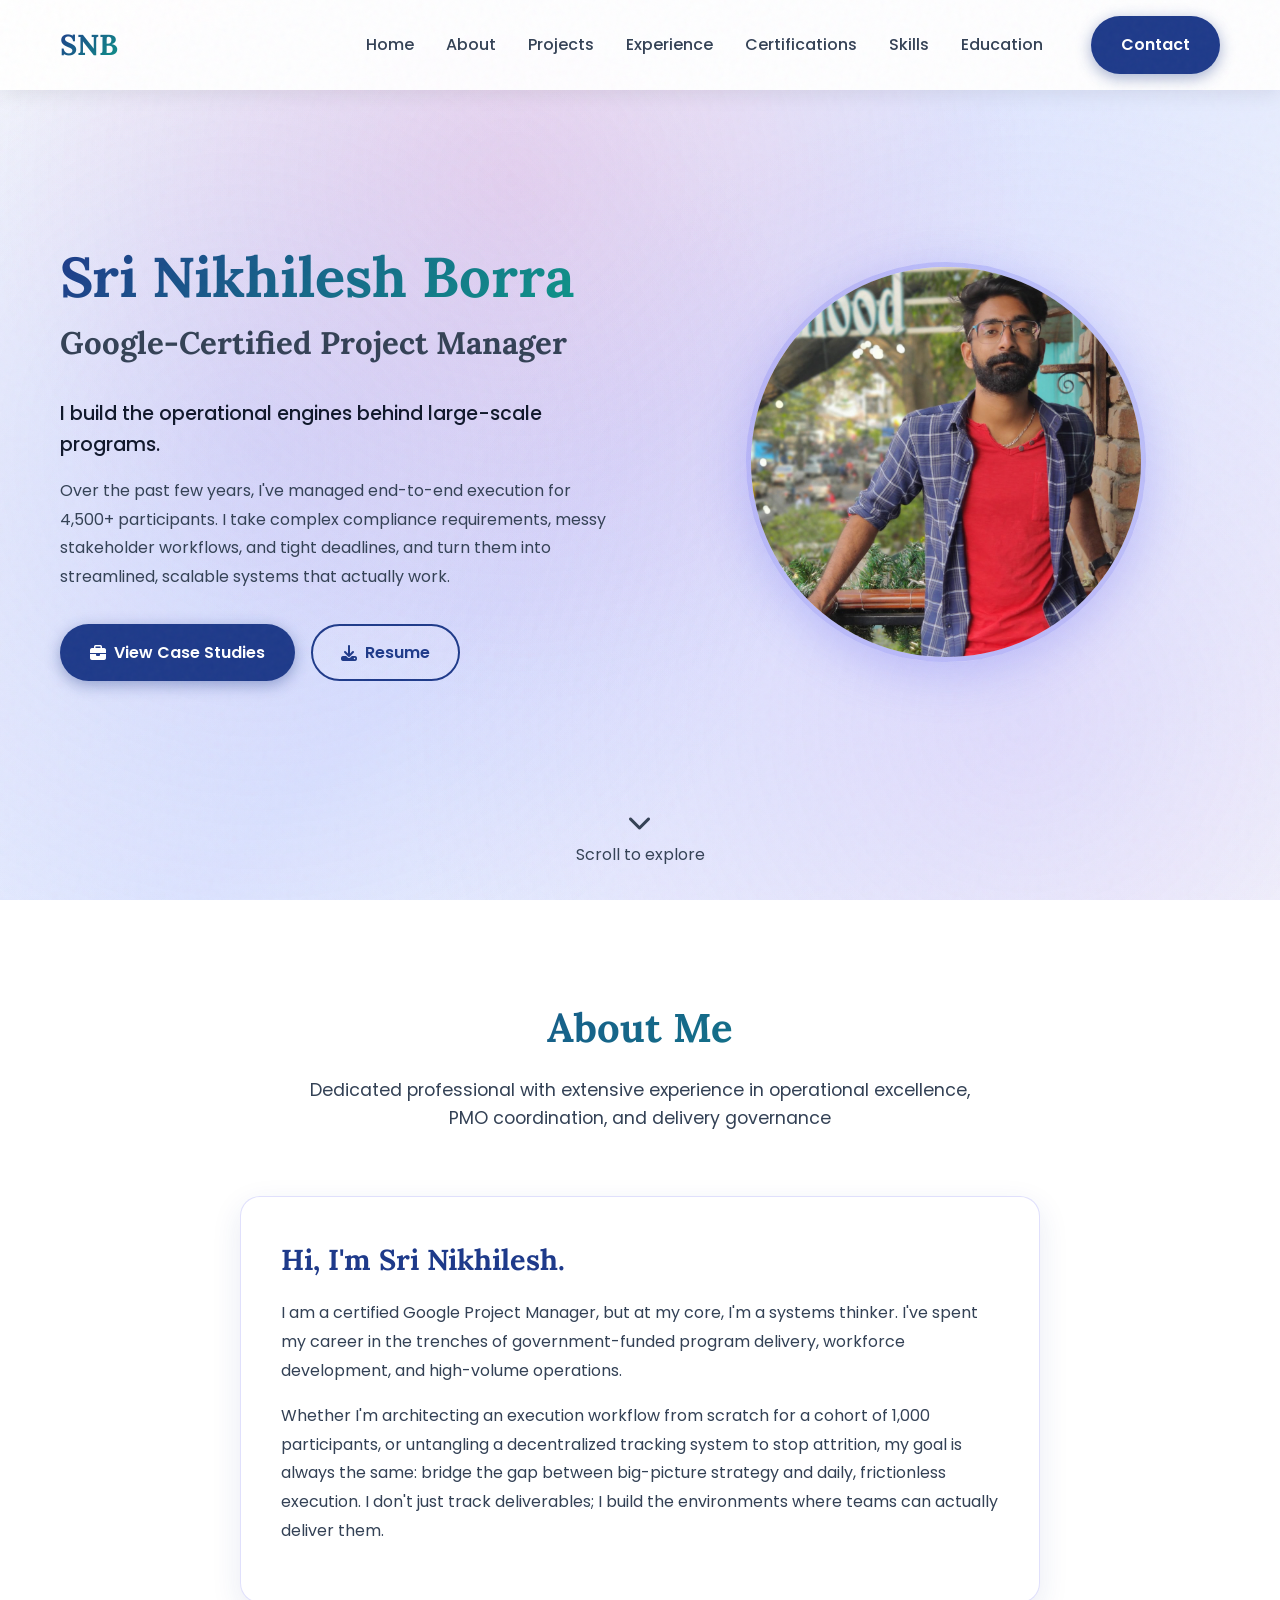
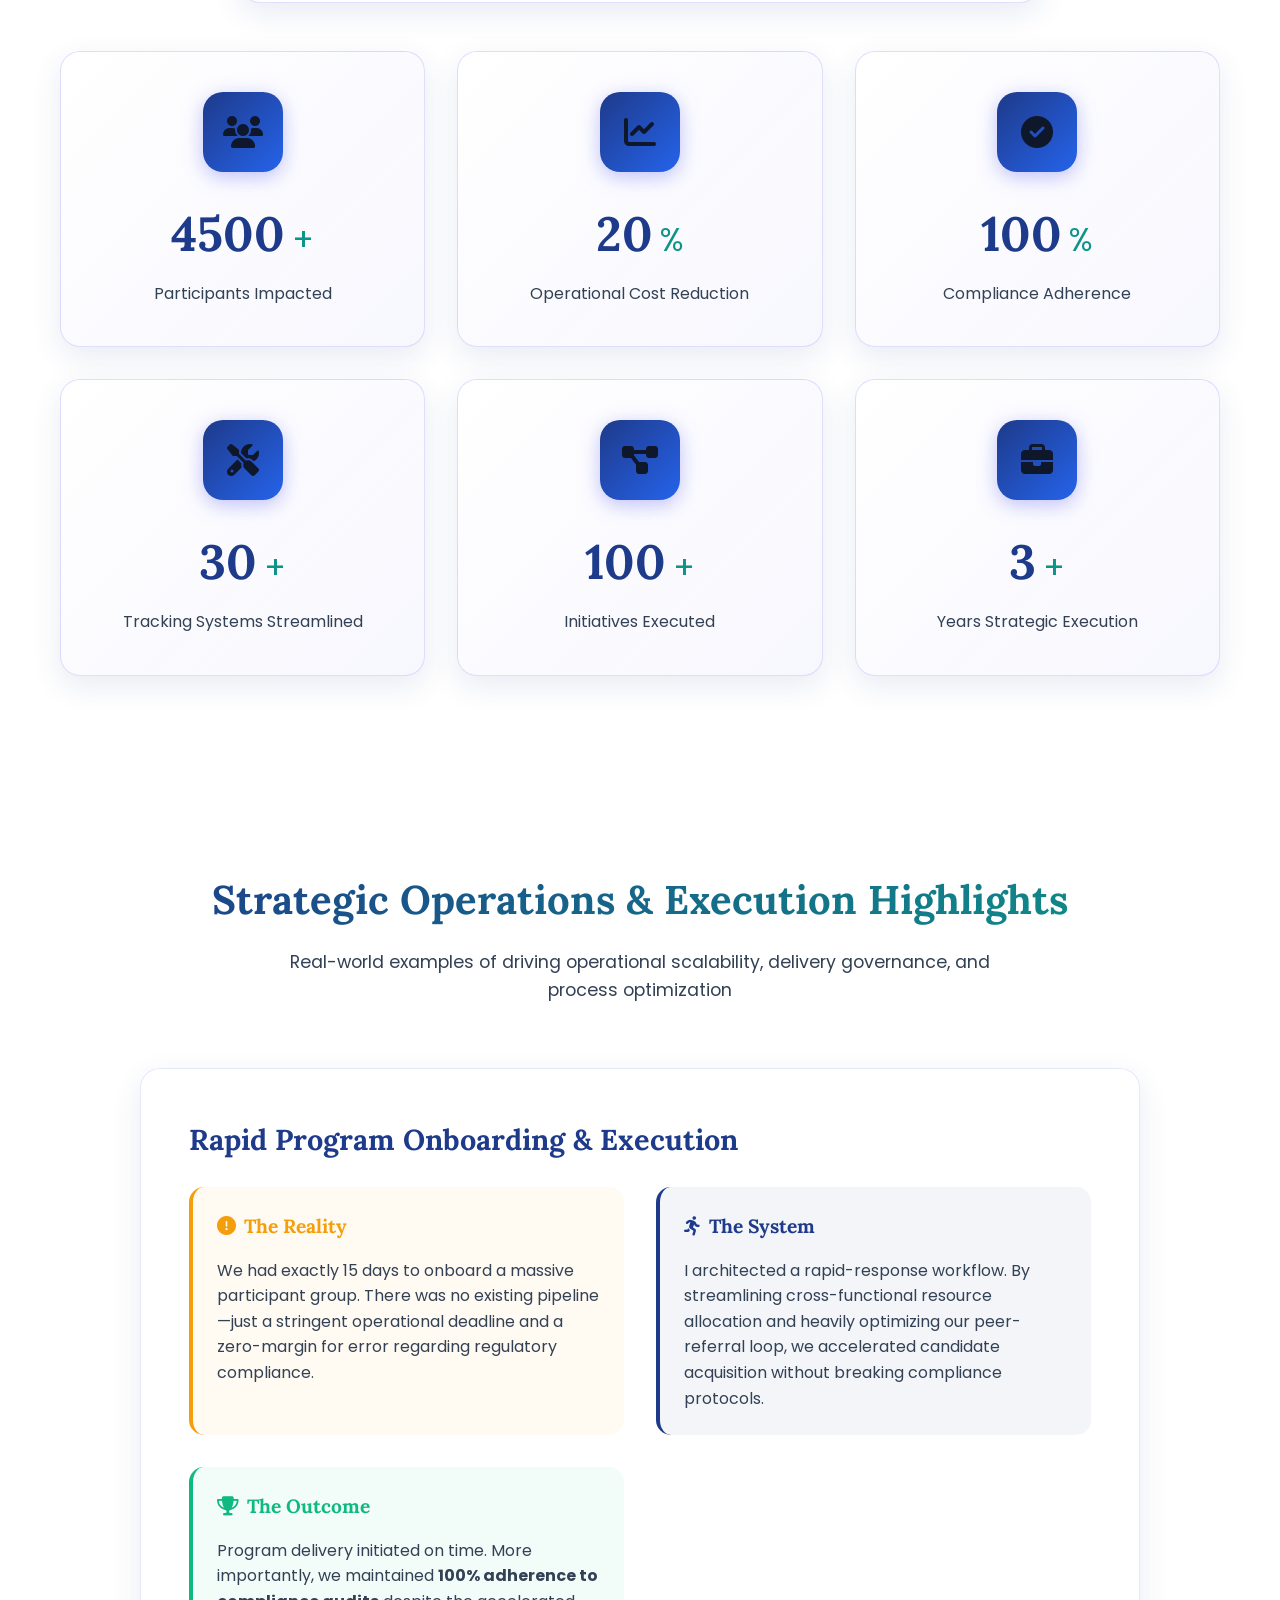
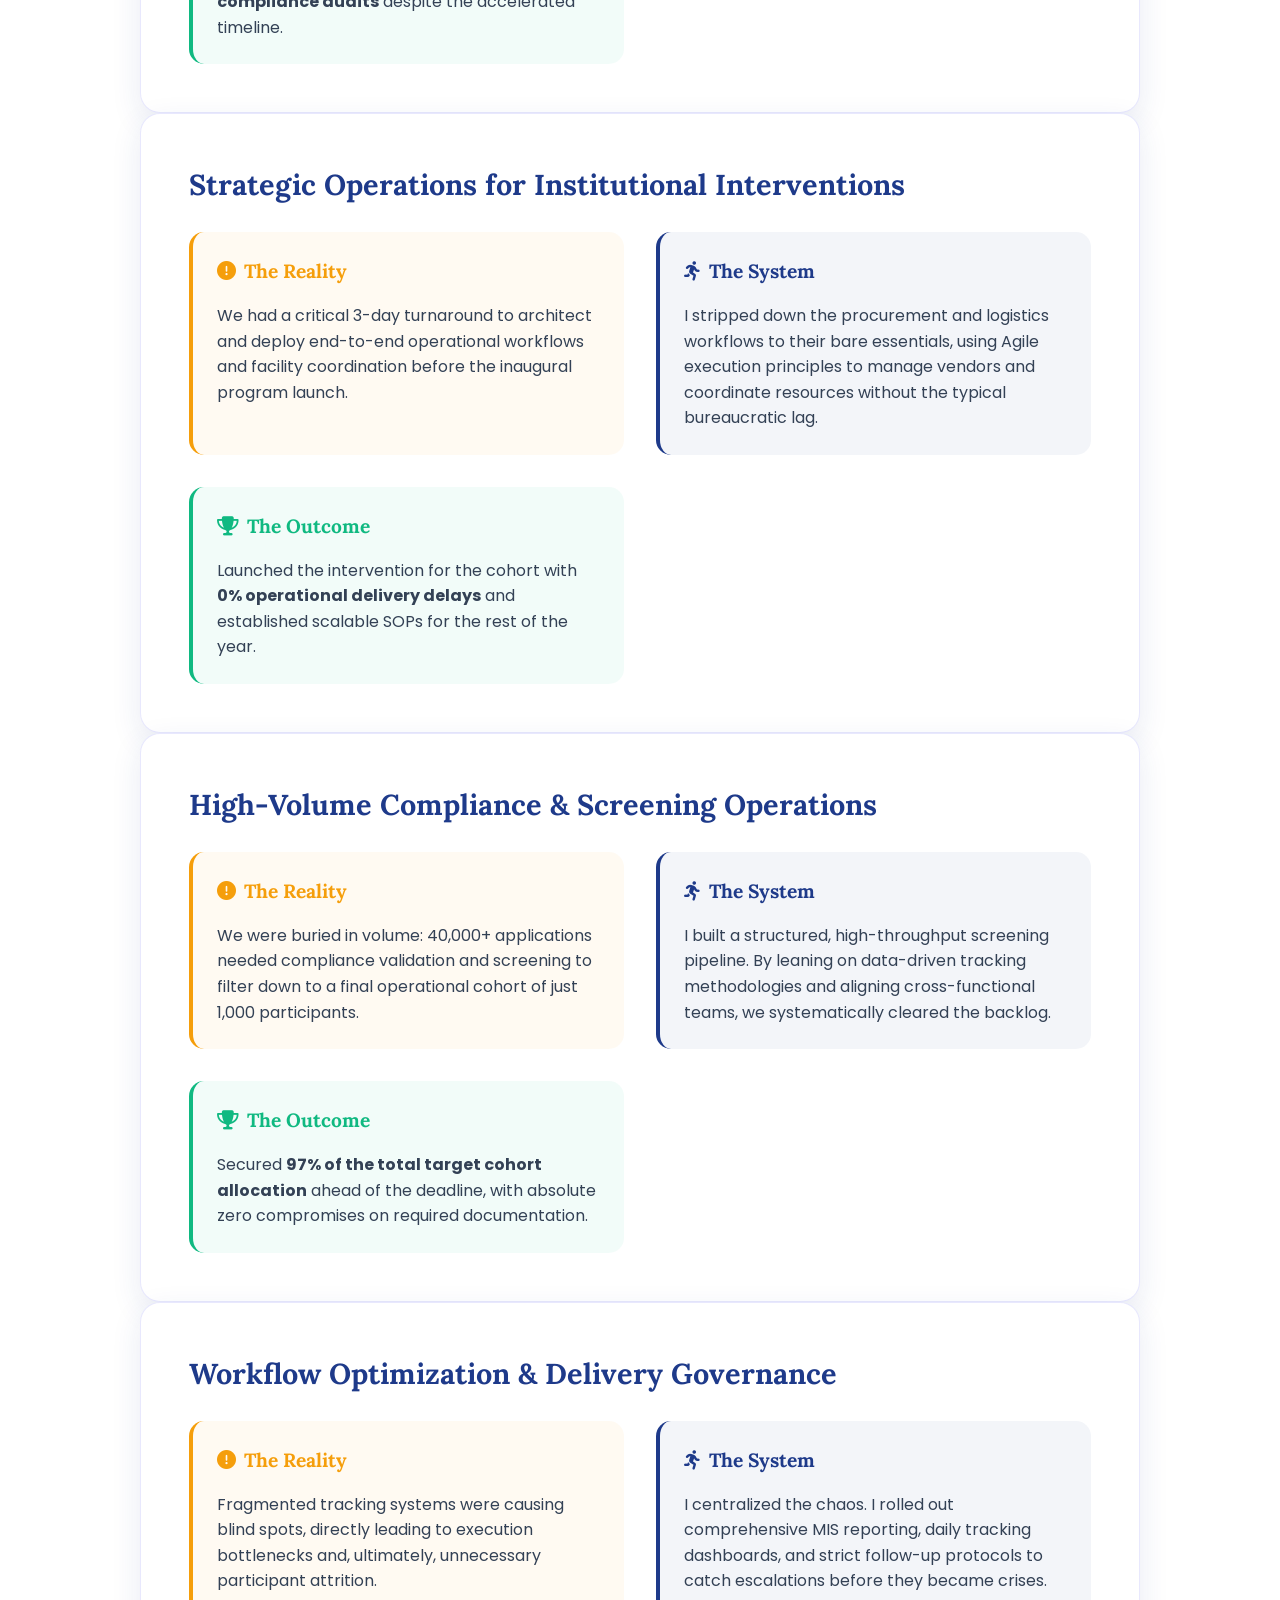
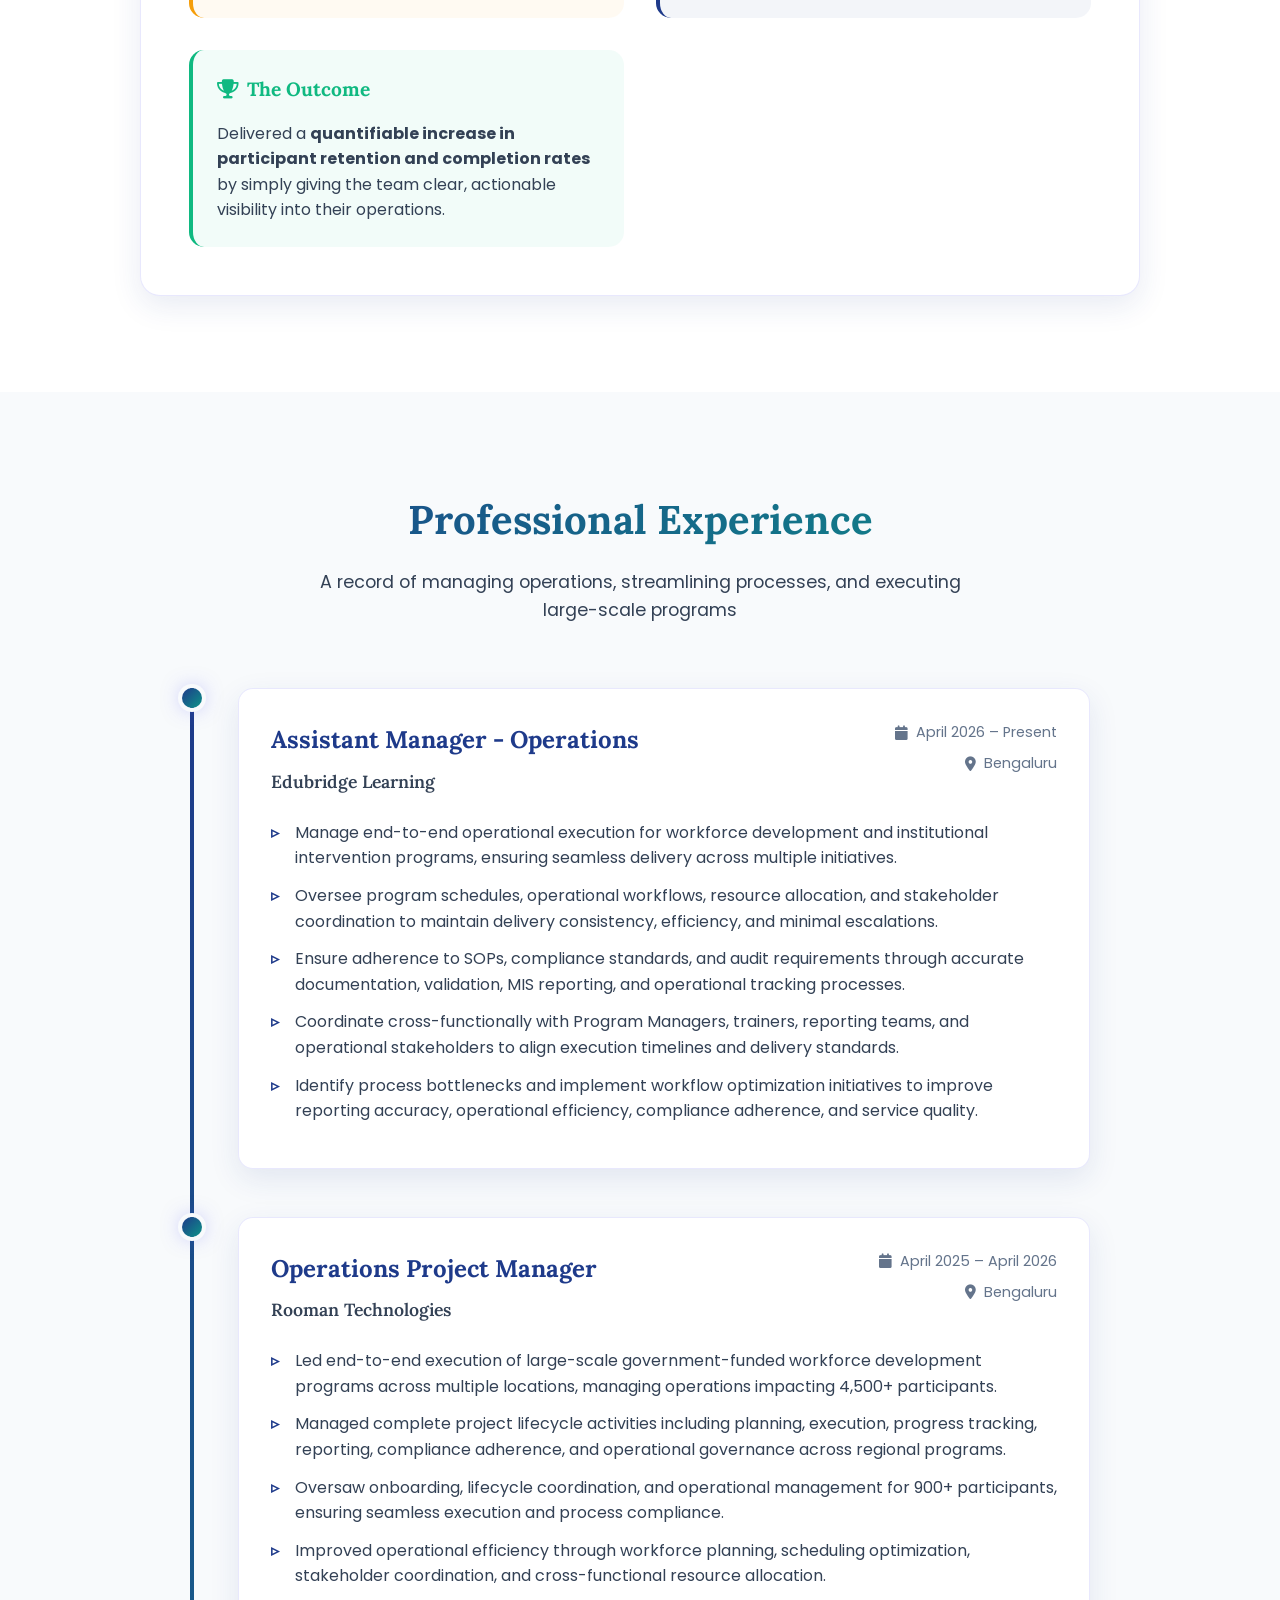
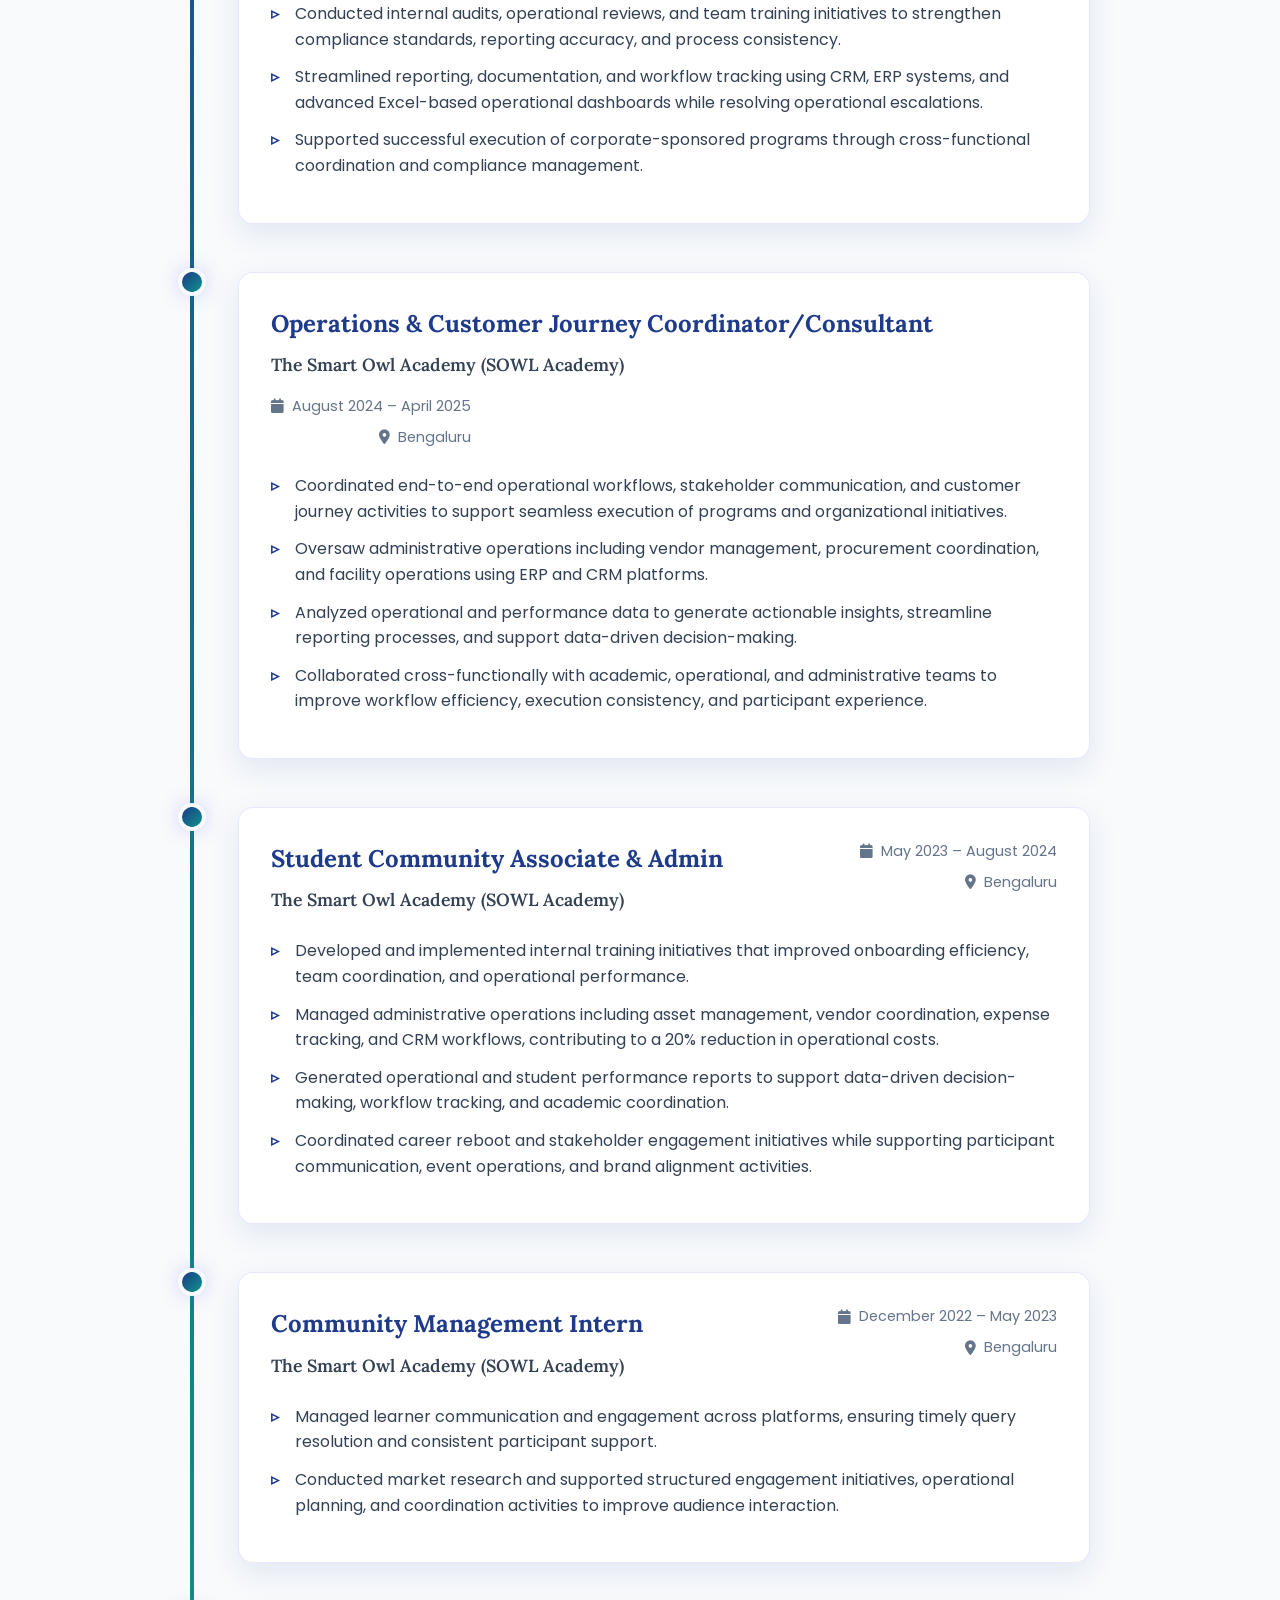
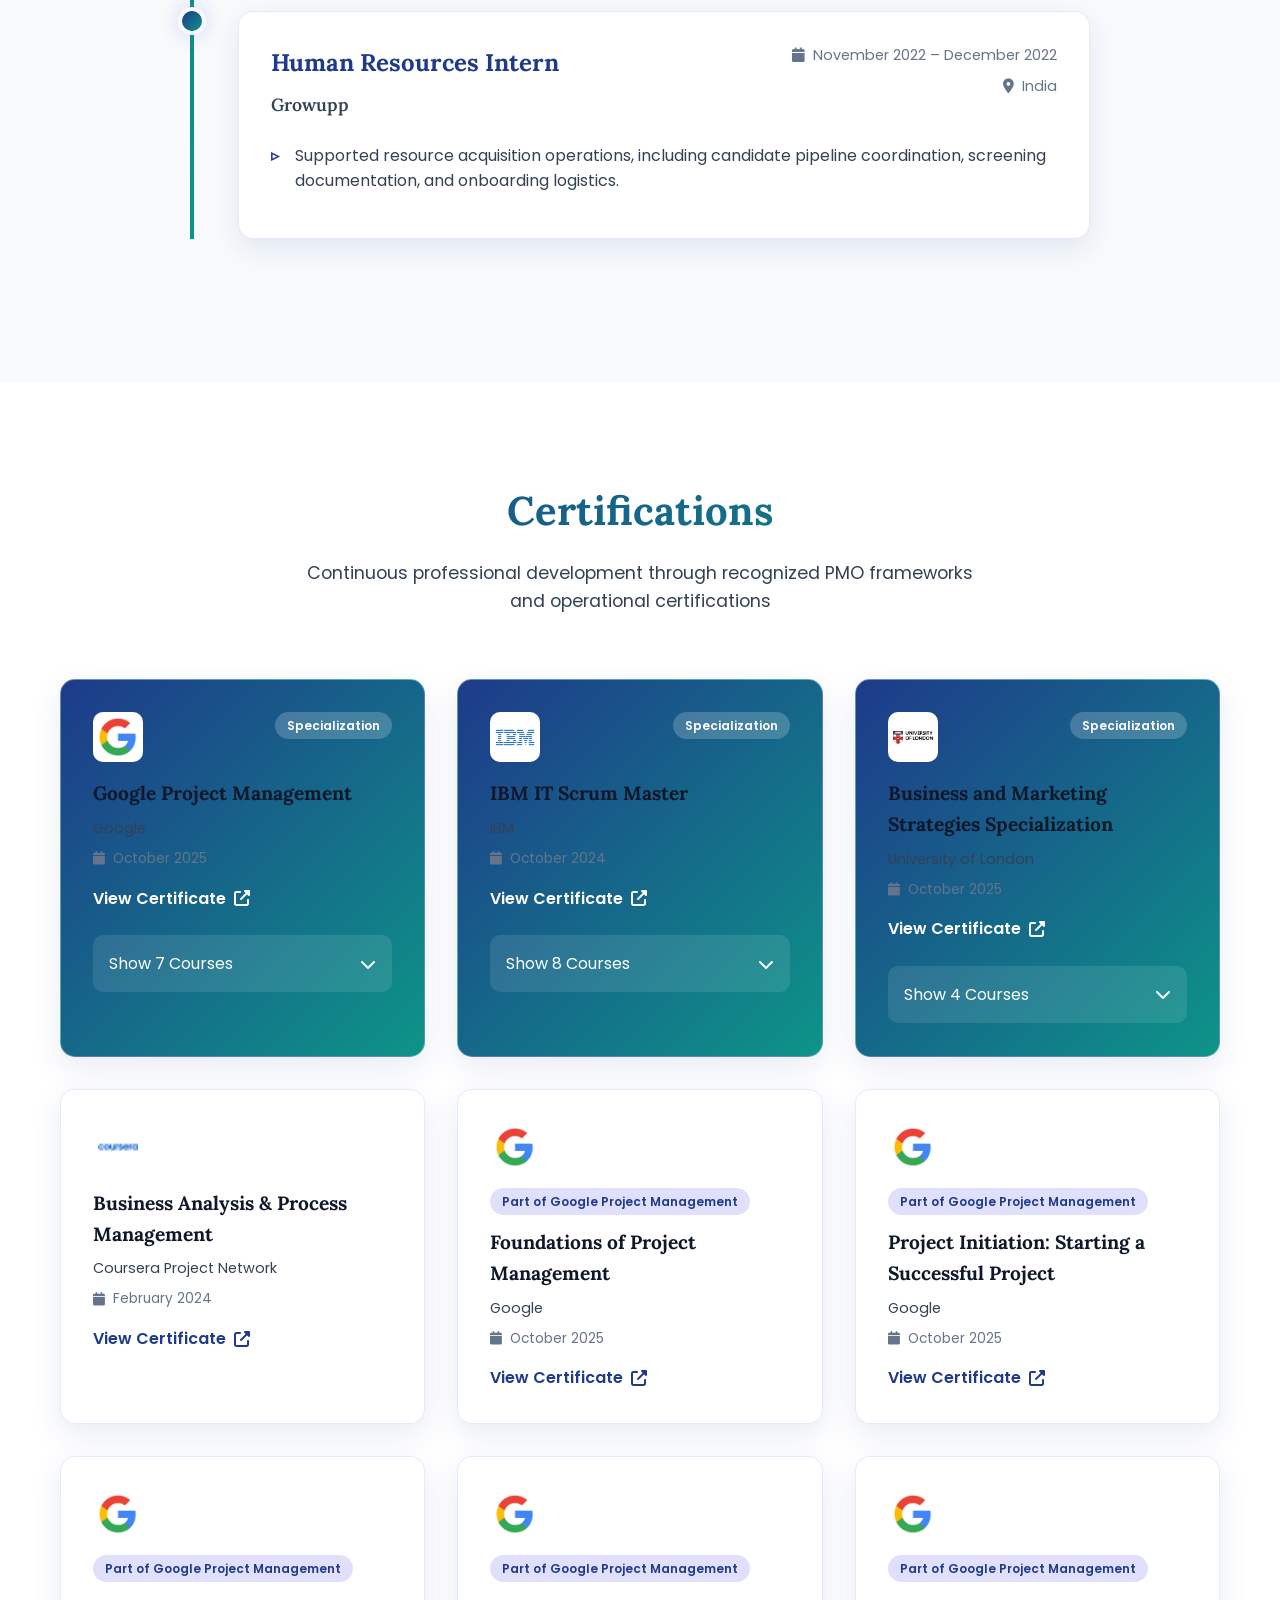
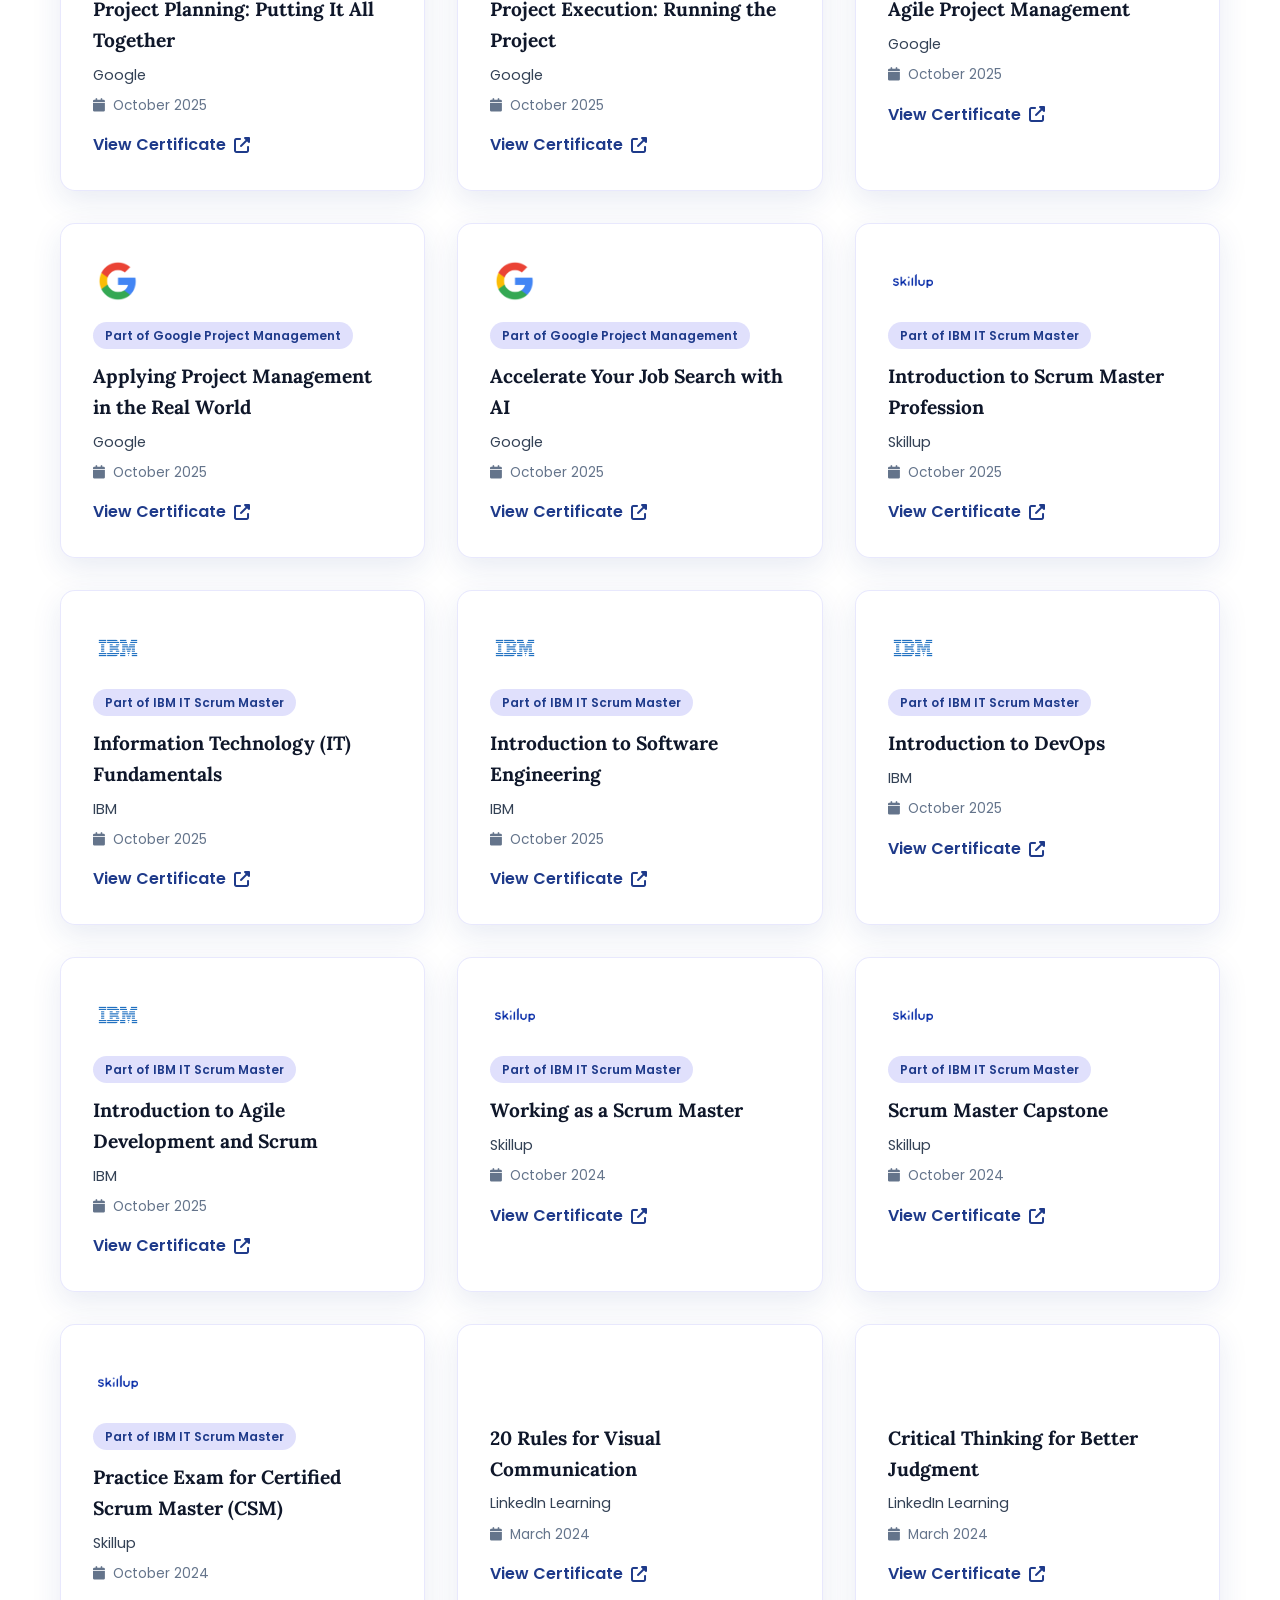
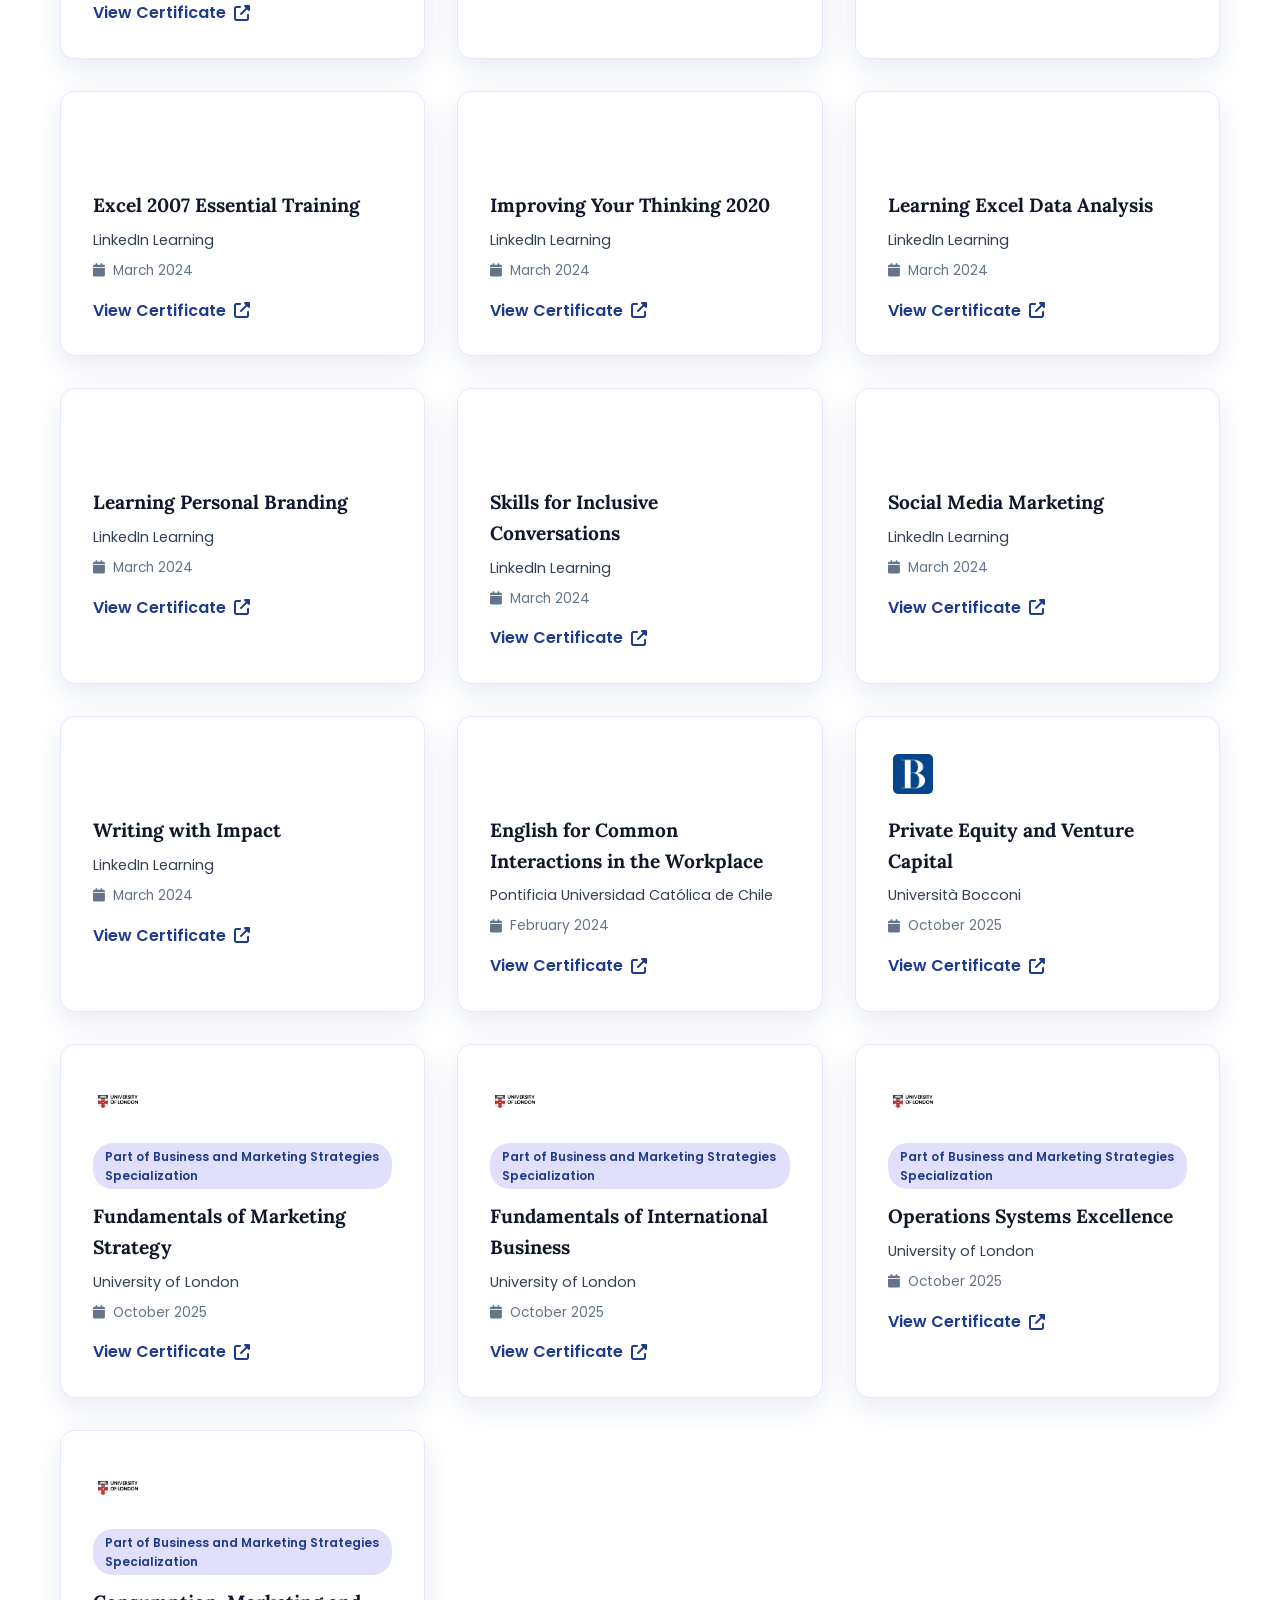
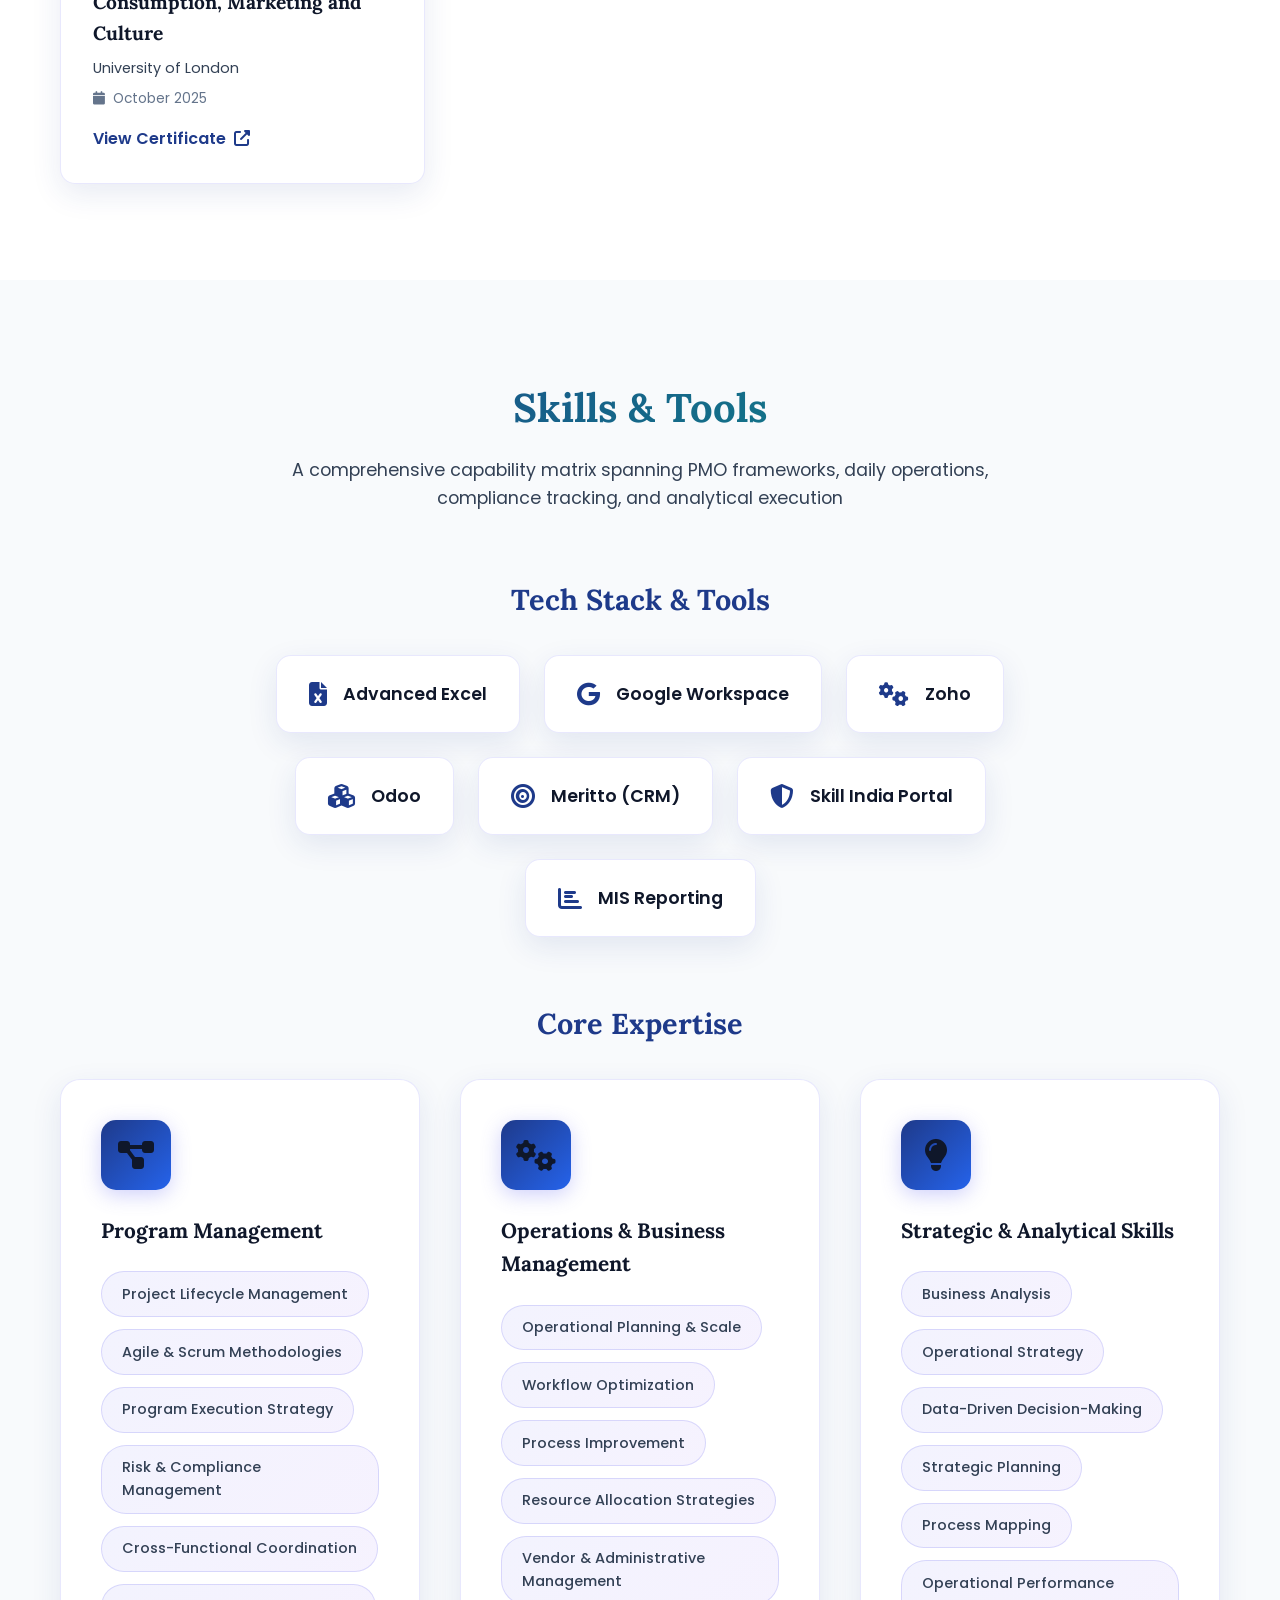
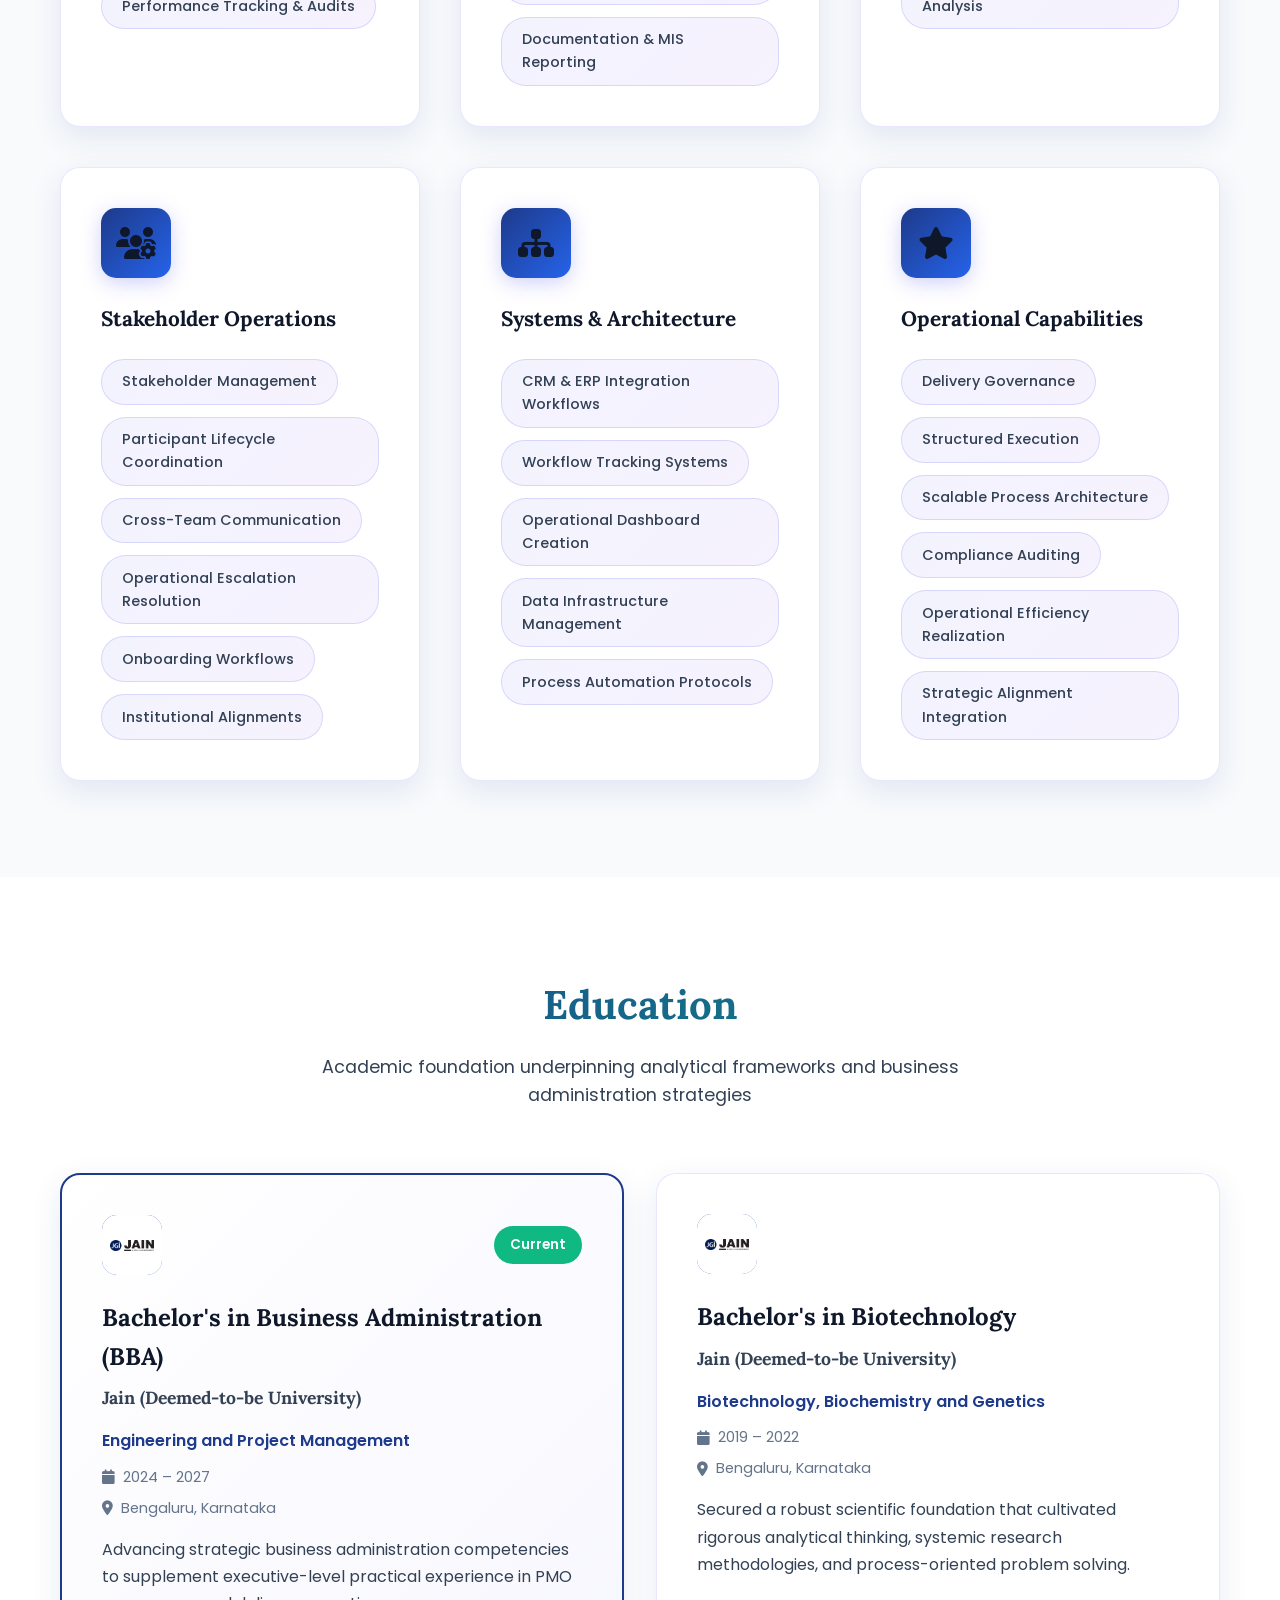
<file: page.html>
<!DOCTYPE html>
<html lang="en">

<head>
    <meta charset="UTF-8">
    <meta name="viewport" content="width=device-width, initial-scale=1.0">

    <link rel="canonical" href="https://nikk272.github.io/sri-nikhilesh-borra/">
    <title>Sri Nikhilesh Borra | Program & Operations Management Professional</title>

    <meta name="description"
        content="Bengaluru-based Program & Operations Manager driving 100% compliance for 4500+ participants. Google-certified Scrum Master specializing in PMO optimization.">
    <meta name="author" content="Sri Nikhilesh Borra">
    <meta name="robots" content="index, follow, max-image-preview:large, max-snippet:-1, max-video-preview:-1">
    <meta name="theme-color" content="#6366f1">
    <meta name="geo.region" content="IN-KA">
    <meta name="geo.placename" content="Bengaluru">
    <meta name="geo.position" content="12.9716;77.5946">
    <meta name="ICBM" content="12.9716, 77.5946">

    <meta property="og:type" content="profile">
    <meta property="og:url" content="https://nikk272.github.io/sri-nikhilesh-borra/">
    <meta property="og:title" content="Sri Nikhilesh Borra | Program & Operations Management Professional">
    <meta property="og:description"
        content="Bengaluru-based Program & Operations Manager managing 4500+ participants with 100% compliance. Google-certified & IBM Scrum Master specializing in PMO, strategic operations, and large-scale program delivery.">
    <meta property="og:image" content="https://nikk272.github.io/sri-nikhilesh-borra/assets/images/profile.jpg">
    <meta property="og:image:alt" content="Sri Nikhilesh Borra - Program & Operations Manager">
    <meta property="og:locale" content="en_US">
    <meta property="og:site_name" content="Sri Nikhilesh Borra Portfolio">

    <meta name="twitter:card" content="summary_large_image">
    <meta name="twitter:url" content="https://nikk272.github.io/sri-nikhilesh-borra/">
    <meta name="twitter:title" content="Sri Nikhilesh Borra | Program & Operations Management Professional">
    <meta name="twitter:description"
        content="Bengaluru-based Program & Operations Manager managing 4500+ participants with 100% compliance. Google-certified & IBM Scrum Master specializing in operational governance and complex execution workflows.">
    <meta name="twitter:image" content="https://nikk272.github.io/sri-nikhilesh-borra/assets/images/profile.jpg">
    <meta name="twitter:image:alt" content="Sri Nikhilesh Borra Portfolio">

    <script type="application/ld+json">
    {
      "@context": "https://schema.org",
      "@type": "Person",
      "name": "Sri Nikhilesh Borra",
      "jobTitle": "Program & Operations Management Professional",
      "description": "Google-certified Project Manager specializing in Agile delivery, operational governance, workflow optimization, and managing large-scale public and private sector initiatives with a 100% compliance record.",
      "url": "https://nikk272.github.io/sri-nikhilesh-borra/",
      "image": "https://nikk272.github.io/sri-nikhilesh-borra/assets/images/profile.jpg",
      "sameAs": [
        "https://www.linkedin.com/in/snb272"
      ],
      "email": "bnikhilesh272@gmail.com",
      "telephone": "+917780752244",
      "address": {
        "@type": "PostalAddress",
        "addressLocality": "Bengaluru",
        "addressRegion": "Karnataka",
        "addressCountry": "IN"
      },
      "alumniOf": [
        {
          "@type": "EducationalOrganization",
          "name": "Jain (Deemed-to-be University)",
          "location": "Bengaluru, Karnataka"
        }
      ],
      "hasCredential": [
        {
          "@type": "EducationalOccupationalCredential",
          "name": "Google Project Management Professional Certificate",
          "credentialCategory": "Professional Certification",
          "issuedBy": { "@type": "Organization", "name": "Google" }
        },
        {
          "@type": "EducationalOccupationalCredential",
          "name": "IBM IT Scrum Master Professional Certificate",
          "credentialCategory": "Professional Certification",
          "issuedBy": { "@type": "Organization", "name": "IBM" }
        }
      ],
      "knowsAbout": [
        "Program & Operations Management",
        "Strategic Execution",
        "PMO Governance",
        "Business Operations",
        "Process Optimization",
        "Large-Scale Program Delivery",
        "Regulatory Compliance",
        "Resource Optimization",
        "Workflow Management",
        "Data-Driven Decision Making",
        "Strategic Planning"
      ],
      "worksFor": {
        "@type": "Organization",
        "name": "Edubridge Learning"
      }
    }
    </script>

    <script type="application/ld+json">
    {
      "@context": "https://schema.org",
      "@type": "ProfessionalService",
      "name": "Sri Nikhilesh Borra - Strategic Operations & Program Management",
      "description": "Professional program management and operations services specializing in scalable execution, workflow optimization, and PMO governance.",
      "url": "https://nikk272.github.io/sri-nikhilesh-borra/",
      "address": {
        "@type": "PostalAddress",
        "addressLocality": "Bengaluru",
        "addressRegion": "Karnataka",
        "addressCountry": "IN"
      },
      "priceRange": "Contact for details",
      "areaServed": {
        "@type": "Country",
        "name": "India"
      }
    }
    </script>

    <link rel="icon" href="/favicon.ico" sizes="any">
    <link rel="shortcut icon" href="/favicon.ico">
    <link rel="icon" type="image/png" sizes="32x32" href="assets/favicon/favicon-32x32.png">
    <link rel="icon" type="image/png" sizes="16x16" href="assets/favicon/favicon-16x16.png">
    <link rel="apple-touch-icon" href="assets/favicon/apple-touch-icon.png">
    <link rel="manifest" href="assets/favicon/site.webmanifest">

    <link rel="stylesheet" href="assets/css/style.css">
    <link rel="stylesheet" href="https://cdnjs.cloudflare.com/ajax/libs/font-awesome/6.4.0/css/all.min.css">

    <link rel="preconnect" href="https://fonts.googleapis.com">
    <link rel="preconnect" href="https://fonts.gstatic.com" crossorigin>
    <!-- Updated Font Embed with Lora & Poppins -->
    <link href="https://fonts.googleapis.com/css2?family=Lora:ital,wght@0,500;0,600;0,700;1,400&family=Poppins:wght@300;400;500;600;700;800&display=swap" rel="stylesheet">

    <link href="https://unpkg.com/aos@2.3.1/dist/aos.css" rel="stylesheet">
    <link rel="preload" as="image" href="assets/images/profile.jpg">

    <style>
        /* Typography Overrides */
        h1, h2, h3, h4, .logo-text, .section-title, .hero-title {
            font-family: 'Lora', serif;
        }

        /* Subtle Tactile Noise Overlay */
        .noise-overlay {
            position: fixed;
            top: 0;
            left: 0;
            width: 100vw;
            height: 100vh;
            pointer-events: none; /* Allows clicking through the noise */
            z-index: 9999;
            opacity: 0.035; /* Just enough to feel real, not distracting */
            background-image: url("data:image/svg+xml,%3Csvg viewBox='0 0 200 200' xmlns='http://www.w3.org/2000/svg'%3E%3Cfilter id='noiseFilter'%3E%3CfeTurbulence type='fractalNoise' baseFrequency='0.75' numOctaves='3' stitchTiles='stitch'/%3E%3C/filter%3E%3Crect width='100%25' height='100%25' filter='url(%23noiseFilter)'/%3E%3C/svg%3E");
        }
    </style>
</head>

<body>
    <!-- Noise overlay added here -->
    <div class="noise-overlay"></div>

    <nav class="navbar" id="navbar">
        <div class="container">
            <div class="nav-wrapper">
                <a href="#home" class="logo">
                    <span class="logo-text">SNB</span>
                </a>
                <ul class="nav-menu" id="navMenu">
                    <li><a href="#home" class="nav-link">Home</a></li>
                    <li><a href="#about" class="nav-link">About</a></li>
                    <li><a href="#case-studies" class="nav-link">Projects</a></li>
                    <li><a href="#experience" class="nav-link">Experience</a></li>
                    <li><a href="#certifications" class="nav-link">Certifications</a></li>
                    <li><a href="#skills" class="nav-link">Skills</a></li>
                    <li><a href="#education" class="nav-link">Education</a></li>
                    <li><a href="#contact" class="btn btn-primary nav-cta">Contact</a></li>
                </ul>
                <div class="hamburger" id="hamburger" role="button" tabindex="0" aria-label="Toggle navigation" aria-controls="navMenu" aria-expanded="false">
                    <span></span>
                    <span></span>
                    <span></span>
                </div>
            </div>
        </div>
    </nav>
    <main>
        <section class="hero" id="home">
            <div class="hero-overlay"></div>
            <div class="hero-content">
                <div class="container">
                    <div class="hero-grid">
                        <div class="hero-text" data-aos="fade-right" data-aos-duration="1000">
                            <div class="hero-header">
                                <div class="name-role-wrapper">
                                    <h1 class="hero-title">
                                        <span class="gradient-text">Sri Nikhilesh Borra</span>
                                    </h1>
                                    <div class="current-position" data-aos="fade-up" data-aos-delay="100">
                                        <i class="fas fa-briefcase"></i> Assistant Manager - Operations at Edubridge
                                    </div>
                                </div>
                                <h2 class="hero-subtitle rotating-text" id="rotatingText" data-aos="fade-up" data-aos-delay="200">Program & Operations Management</h2>
                            </div>
                            <p class="hero-description" style="font-size: 1.2rem; color: var(--text-primary); font-weight: 500;">
                                I build the operational engines behind large-scale programs.
                            </p>
                            <p class="hero-tagline">
                                Over the past few years, I've managed end-to-end execution for 4,500+ participants. I take complex compliance requirements, messy stakeholder workflows, and tight deadlines, and turn them into streamlined, scalable systems that actually work.
                            </p>
                            <div class="hero-buttons">
                                <a href="#case-studies" class="btn btn-primary">
                                    <i class="fas fa-briefcase"></i> View Case Studies
                                </a>
                                <a href="assets/Sri_Nikhilesh_Borra_Resume.pdf" target="_blank" rel="noopener noreferrer" class="btn btn-outline">
                                    <i class="fas fa-download"></i> Resume
                                </a>
                            </div>
                        </div>
                        <div class="hero-image" data-aos="fade-left" data-aos-duration="1000">
                            <div class="image-wrapper">
                                <picture>
                                    <source srcset="assets/images/profile.webp" type="image/webp">
                                    <img src="assets/images/profile.jpg" alt="Sri Nikhilesh Borra" width="400" height="400" fetchpriority="high" decoding="async">
                                </picture>
                            </div>
                        </div>
                    </div>
                </div>
            </div>
            <div class="scroll-indicator">
                <a href="#about">
                    <i class="fas fa-chevron-down"></i>
                    <span>Scroll to explore</span>
                </a>
            </div>
        </section>

        <section class="about" id="about">
            <div class="container">
                <div class="section-header" data-aos="fade-up">
                    <h2 class="section-title">About Me</h2>
                    <p class="section-subtitle">Dedicated professional with extensive experience in operational excellence, PMO coordination, and delivery governance</p>
                </div>

                <div class="about-content">
                    <div class="about-text" data-aos="fade-right">
                        <h3>Hi, I'm Sri Nikhilesh.</h3>
                        <p>
                            I am a certified Google Project Manager, but at my core, I'm a systems thinker. I've spent my career in the trenches of government-funded program delivery, workforce development, and high-volume operations. 
                        </p>
                        <p>
                            Whether I'm architecting an execution workflow from scratch for a cohort of 1,000 participants, or untangling a decentralized tracking system to stop attrition, my goal is always the same: bridge the gap between big-picture strategy and daily, frictionless execution. I don't just track deliverables; I build the environments where teams can actually deliver them.
                        </p>
                    </div>

                    <div class="achievements-grid">
                        <div class="achievement-card" data-aos="fade-up" data-aos-delay="100">
                            <div class="achievement-icon">
                                <i class="fas fa-users"></i>
                            </div>
                            <div class="achievement-content" aria-label="Over 4500 Participants Impacted">
                                <h3 class="counter" data-target="4500" aria-hidden="true">0</h3>
                                <span class="plus" aria-hidden="true">+</span>
                                <p aria-hidden="true">Participants Impacted</p>
                            </div>
                        </div>

                        <div class="achievement-card" data-aos="fade-up" data-aos-delay="200">
                            <div class="achievement-icon">
                                <i class="fas fa-chart-line"></i>
                            </div>
                            <div class="achievement-content" aria-label="20 Percent Cost Reduction">
                                <h3 class="counter" data-target="20" aria-hidden="true">0</h3>
                                <span class="percent" aria-hidden="true">%</span>
                                <p aria-hidden="true">Operational Cost Reduction</p>
                            </div>
                        </div>

                        <div class="achievement-card" data-aos="fade-up" data-aos-delay="300">
                            <div class="achievement-icon">
                                <i class="fas fa-check-circle"></i>
                            </div>
                            <div class="achievement-content" aria-label="100 Percent Compliance Adherence">
                                <h3 class="counter" data-target="100" aria-hidden="true">0</h3>
                                <span class="percent" aria-hidden="true">%</span>
                                <p aria-hidden="true">Compliance Adherence</p>
                            </div>
                        </div>

                        <div class="achievement-card" data-aos="fade-up" data-aos-delay="400">
                            <div class="achievement-icon">
                                <i class="fas fa-tools"></i>
                            </div>
                            <div class="achievement-content" aria-label="Over 30 Tracking Systems Streamlined">
                                <h3 class="counter" data-target="30" aria-hidden="true">0</h3>
                                <span class="plus" aria-hidden="true">+</span>
                                <p aria-hidden="true">Tracking Systems Streamlined</p>
                            </div>
                        </div>

                        <div class="achievement-card" data-aos="fade-up" data-aos-delay="500">
                            <div class="achievement-icon">
                                <i class="fas fa-project-diagram"></i>
                            </div>
                            <div class="achievement-content" aria-label="Over 100 Initiatives Executed">
                                <h3 class="counter" data-target="100" aria-hidden="true">0</h3>
                                <span class="plus" aria-hidden="true">+</span>
                                <p aria-hidden="true">Initiatives Executed</p>
                            </div>
                        </div>

                        <div class="achievement-card" data-aos="fade-up" data-aos-delay="600">
                            <div class="achievement-icon">
                                <i class="fas fa-briefcase"></i>
                            </div>
                            <div class="achievement-content" aria-label="Over 3 Years Strategic Execution">
                                <h3 class="counter" data-target="3" aria-hidden="true">0</h3>
                                <span class="plus" aria-hidden="true">+</span>
                                <p aria-hidden="true">Years Strategic Execution</p>
                            </div>
                        </div>
                    </div>
                </div>
            </div>
        </section>

        <section class="case-studies" id="case-studies">
            <div class="container">
                <div class="section-header" data-aos="fade-up">
                    <h2 class="section-title">Strategic Operations & Execution Highlights</h2>
                    <p class="section-subtitle">Real-world examples of driving operational scalability, delivery governance, and process optimization</p>
                </div>

                <div class="case-studies-grid">
                    <div class="case-study-card" data-aos="fade-up" data-aos-delay="100">
                        <div class="case-study-content">
                            <h3>Rapid Program Onboarding & Execution</h3>
                            <div class="case-study-details">
                                <div class="detail-block challenge">
                                    <h4><i class="fas fa-exclamation-circle"></i> The Reality</h4>
                                    <p>We had exactly 15 days to onboard a massive participant group. There was no existing pipeline—just a stringent operational deadline and a zero-margin for error regarding regulatory compliance.</p>
                                </div>
                                <div class="detail-block action">
                                    <h4><i class="fas fa-running"></i> The System</h4>
                                    <p>I architected a rapid-response workflow. By streamlining cross-functional resource allocation and heavily optimizing our peer-referral loop, we accelerated candidate acquisition without breaking compliance protocols.</p>
                                </div>
                                <div class="detail-block result">
                                    <h4><i class="fas fa-trophy"></i> The Outcome</h4>
                                    <p>Program delivery initiated on time. More importantly, we maintained <strong>100% adherence to compliance audits</strong> despite the accelerated timeline.</p>
                                </div>
                            </div>
                        </div>
                    </div>

                    <div class="case-study-card" data-aos="fade-up" data-aos-delay="200">
                        <div class="case-study-content">
                            <h3>Strategic Operations for Institutional Interventions</h3>
                            <div class="case-study-details">
                                <div class="detail-block challenge">
                                    <h4><i class="fas fa-exclamation-circle"></i> The Reality</h4>
                                    <p>We had a critical 3-day turnaround to architect and deploy end-to-end operational workflows and facility coordination before the inaugural program launch.</p>
                                </div>
                                <div class="detail-block action">
                                    <h4><i class="fas fa-running"></i> The System</h4>
                                    <p>I stripped down the procurement and logistics workflows to their bare essentials, using Agile execution principles to manage vendors and coordinate resources without the typical bureaucratic lag.</p>
                                </div>
                                <div class="detail-block result">
                                    <h4><i class="fas fa-trophy"></i> The Outcome</h4>
                                    <p>Launched the intervention for the cohort with <strong>0% operational delivery delays</strong> and established scalable SOPs for the rest of the year.</p>
                                </div>
                            </div>
                        </div>
                    </div>

                    <div class="case-study-card" data-aos="fade-up" data-aos-delay="300">
                        <div class="case-study-content">
                            <h3>High-Volume Compliance & Screening Operations</h3>
                            <div class="case-study-details">
                                <div class="detail-block challenge">
                                    <h4><i class="fas fa-exclamation-circle"></i> The Reality</h4>
                                    <p>We were buried in volume: 40,000+ applications needed compliance validation and screening to filter down to a final operational cohort of just 1,000 participants.</p>
                                </div>
                                <div class="detail-block action">
                                    <h4><i class="fas fa-running"></i> The System</h4>
                                    <p>I built a structured, high-throughput screening pipeline. By leaning on data-driven tracking methodologies and aligning cross-functional teams, we systematically cleared the backlog.</p>
                                </div>
                                <div class="detail-block result">
                                    <h4><i class="fas fa-trophy"></i> The Outcome</h4>
                                    <p>Secured <strong>97% of the total target cohort allocation</strong> ahead of the deadline, with absolute zero compromises on required documentation.</p>
                                </div>
                            </div>
                        </div>
                    </div>

                    <div class="case-study-card" data-aos="fade-up" data-aos-delay="400">
                        <div class="case-study-content">
                            <h3>Workflow Optimization & Delivery Governance</h3>
                            <div class="case-study-details">
                                <div class="detail-block challenge">
                                    <h4><i class="fas fa-exclamation-circle"></i> The Reality</h4>
                                    <p>Fragmented tracking systems were causing blind spots, directly leading to execution bottlenecks and, ultimately, unnecessary participant attrition.</p>
                                </div>
                                <div class="detail-block action">
                                    <h4><i class="fas fa-running"></i> The System</h4>
                                    <p>I centralized the chaos. I rolled out comprehensive MIS reporting, daily tracking dashboards, and strict follow-up protocols to catch escalations before they became crises.</p>
                                </div>
                                <div class="detail-block result">
                                    <h4><i class="fas fa-trophy"></i> The Outcome</h4>
                                    <p>Delivered a <strong>quantifiable increase in participant retention and completion rates</strong> by simply giving the team clear, actionable visibility into their operations.</p>
                                </div>
                            </div>
                        </div>
                    </div>
                </div>
            </div>
        </section>

        <section class="experience" id="experience">
            <div class="container">
                <div class="section-header" data-aos="fade-up">
                    <h2 class="section-title">Professional Experience</h2>
                    <p class="section-subtitle">A record of managing operations, streamlining processes, and executing large-scale programs</p>
                </div>

                <div class="timeline">
                  <div class="timeline-item" data-aos="fade-up">
                        <div class="timeline-dot"></div>
                        <div class="timeline-content">
                            <div class="timeline-header">
                                <div class="timeline-title">
                                    <h3>Assistant Manager - Operations</h3>
                                    <h4>Edubridge Learning</h4>
                                </div>
                                <div class="timeline-meta">
                                    <span class="timeline-date"><i class="fas fa-calendar"></i> April 2026 – Present</span>
                                    <span class="timeline-location"><i class="fas fa-map-marker-alt"></i> Bengaluru</span>
                                </div>
                            </div>
                            <ul class="timeline-details">
                                <li>Manage end-to-end operational execution for workforce development and institutional intervention programs, ensuring seamless delivery across multiple initiatives.</li>
                                <li>Oversee program schedules, operational workflows, resource allocation, and stakeholder coordination to maintain delivery consistency, efficiency, and minimal escalations.</li>
                                <li>Ensure adherence to SOPs, compliance standards, and audit requirements through accurate documentation, validation, MIS reporting, and operational tracking processes.</li>
                                <li>Coordinate cross-functionally with Program Managers, trainers, reporting teams, and operational stakeholders to align execution timelines and delivery standards.</li>
                                <li>Identify process bottlenecks and implement workflow optimization initiatives to improve reporting accuracy, operational efficiency, compliance adherence, and service quality.</li>
                            </ul>
                        </div>
                    </div>
                    
                    <div class="timeline-item" data-aos="fade-up">
                        <div class="timeline-dot"></div>
                        <div class="timeline-content">
                            <div class="timeline-header">
                                <div class="timeline-title">
                                    <h3>Operations Project Manager</h3>
                                    <h4>Rooman Technologies</h4>
                                </div>
                                <div class="timeline-meta">
                                    <span class="timeline-date"><i class="fas fa-calendar"></i> April 2025 – April 2026</span>
                                    <span class="timeline-location"><i class="fas fa-map-marker-alt"></i> Bengaluru</span>
                                </div>
                            </div>
                            <ul class="timeline-details">
                                <li>Led end-to-end execution of large-scale government-funded workforce development programs across multiple locations, managing operations impacting 4,500+ participants.</li>
                                <li>Managed complete project lifecycle activities including planning, execution, progress tracking, reporting, compliance adherence, and operational governance across regional programs.</li>
                                <li>Oversaw onboarding, lifecycle coordination, and operational management for 900+ participants, ensuring seamless execution and process compliance.</li>
                                <li>Improved operational efficiency through workforce planning, scheduling optimization, stakeholder coordination, and cross-functional resource allocation.</li>
                                <li>Conducted internal audits, operational reviews, and team training initiatives to strengthen compliance standards, reporting accuracy, and process consistency.</li>
                                <li>Streamlined reporting, documentation, and workflow tracking using CRM, ERP systems, and advanced Excel-based operational dashboards while resolving operational escalations.</li>
                                <li>Supported successful execution of corporate-sponsored programs through cross-functional coordination and compliance management.</li>
                            </ul>
                        </div>
                    </div>

                    <div class="timeline-item" data-aos="fade-up">
                        <div class="timeline-dot"></div>
                        <div class="timeline-content">
                            <div class="timeline-header">
                                <div class="timeline-title">
                                    <h3>Operations & Customer Journey Coordinator/Consultant</h3>
                                    <h4>The Smart Owl Academy (SOWL Academy)</h4>
                                </div>
                                <div class="timeline-meta">
                                    <span class="timeline-date"><i class="fas fa-calendar"></i> August 2024 – April 2025</span>
                                    <span class="timeline-location"><i class="fas fa-map-marker-alt"></i> Bengaluru</span>
                                </div>
                            </div>
                            <ul class="timeline-details">
                                <li>Coordinated end-to-end operational workflows, stakeholder communication, and customer journey activities to support seamless execution of programs and organizational initiatives.</li>
                                <li>Oversaw administrative operations including vendor management, procurement coordination, and facility operations using ERP and CRM platforms.</li>
                                <li>Analyzed operational and performance data to generate actionable insights, streamline reporting processes, and support data-driven decision-making.</li>
                                <li>Collaborated cross-functionally with academic, operational, and administrative teams to improve workflow efficiency, execution consistency, and participant experience.</li>
                            </ul>
                        </div>
                    </div>

                    <div class="timeline-item" data-aos="fade-up">
                        <div class="timeline-dot"></div>
                        <div class="timeline-content">
                            <div class="timeline-header">
                                <div class="timeline-title">
                                    <h3>Student Community Associate & Admin</h3>
                                    <h4>The Smart Owl Academy (SOWL Academy)</h4>
                                </div>
                                <div class="timeline-meta">
                                    <span class="timeline-date"><i class="fas fa-calendar"></i> May 2023 – August 2024</span>
                                    <span class="timeline-location"><i class="fas fa-map-marker-alt"></i> Bengaluru</span>
                                </div>
                            </div>
                            <ul class="timeline-details">
                                <li>Developed and implemented internal training initiatives that improved onboarding efficiency, team coordination, and operational performance.</li>
                                <li>Managed administrative operations including asset management, vendor coordination, expense tracking, and CRM workflows, contributing to a 20% reduction in operational costs.</li>
                                <li>Generated operational and student performance reports to support data-driven decision-making, workflow tracking, and academic coordination.</li>
                                <li>Coordinated career reboot and stakeholder engagement initiatives while supporting participant communication, event operations, and brand alignment activities.</li>
                            </ul>
                        </div>
                    </div>

                    <div class="timeline-item" data-aos="fade-up">
                        <div class="timeline-dot"></div>
                        <div class="timeline-content">
                            <div class="timeline-header">
                                <div class="timeline-title">
                                    <h3>Community Management Intern</h3>
                                    <h4>The Smart Owl Academy (SOWL Academy)</h4>
                                </div>
                                <div class="timeline-meta">
                                    <span class="timeline-date"><i class="fas fa-calendar"></i> December 2022 – May 2023</span>
                                    <span class="timeline-location"><i class="fas fa-map-marker-alt"></i> Bengaluru</span>
                                </div>
                            </div>
                            <ul class="timeline-details">
                                <li>Managed learner communication and engagement across platforms, ensuring timely query resolution and consistent participant support.</li>
                                <li>Conducted market research and supported structured engagement initiatives, operational planning, and coordination activities to improve audience interaction.</li>
                            </ul>
                        </div>
                    </div>

                    <div class="timeline-item" data-aos="fade-up">
                        <div class="timeline-dot"></div>
                        <div class="timeline-content">
                            <div class="timeline-header">
                                <div class="timeline-title">
                                    <h3>Human Resources Intern</h3>
                                    <h4>Growupp</h4>
                                </div>
                                <div class="timeline-meta">
                                    <span class="timeline-date"><i class="fas fa-calendar"></i> November 2022 – December 2022</span>
                                    <span class="timeline-location"><i class="fas fa-map-marker-alt"></i> India</span>
                                </div>
                            </div>
                            <ul class="timeline-details">
                                <li>Supported resource acquisition operations, including candidate pipeline coordination, screening documentation, and onboarding logistics.</li>
                            </ul>
                        </div>
                    </div>
                </div>
            </div>
        </section>

        <section class="certifications" id="certifications">
            <div class="container">
                <div class="section-header" data-aos="fade-up">
                    <h2 class="section-title">Certifications</h2>
                    <p class="section-subtitle">Continuous professional development through recognized PMO frameworks and operational certifications</p>
                </div>
                <div class="certifications-grid" id="certificationsGrid">
                </div>
            </div>
        </section>

        <section class="skills" id="skills">
            <div class="container">
                <div class="section-header" data-aos="fade-up">
                    <h2 class="section-title">Skills & Tools</h2>
                    <p class="section-subtitle">A comprehensive capability matrix spanning PMO frameworks, daily operations, compliance tracking, and analytical execution</p>
                </div>

                <h3 style="text-align:center; font-size: clamp(1.4rem, 3vw, 1.8rem); color: var(--primary-color); margin-bottom: 2rem;" data-aos="fade-up">Tech Stack & Tools</h3>
                <div class="tools-grid" data-aos="fade-up" data-aos-delay="100" style="margin-bottom: 4rem;">
                    <div class="tool-item"><i class="fas fa-file-excel"></i><span>Advanced Excel</span></div>
                    <div class="tool-item"><i class="fab fa-google"></i><span>Google Workspace</span></div>
                    <div class="tool-item"><i class="fas fa-cogs"></i><span>Zoho</span></div>
                    <div class="tool-item"><i class="fas fa-cubes"></i><span>Odoo</span></div>
                    <div class="tool-item"><i class="fas fa-bullseye"></i><span>Meritto (CRM)</span></div>
                    <div class="tool-item"><i class="fas fa-shield-alt"></i><span>Skill India Portal</span></div>
                    <div class="tool-item"><i class="fas fa-chart-bar"></i><span>MIS Reporting</span></div>
                </div>

                <h3 style="text-align:center; font-size: clamp(1.4rem, 3vw, 1.8rem); color: var(--primary-color); margin-bottom: 2rem;" data-aos="fade-up">Core Expertise</h3>

                <div class="skills-grid">
                    <div class="skill-category" data-aos="fade-up" data-aos-delay="100">
                        <div class="skill-icon"><i class="fas fa-project-diagram"></i></div>
                        <h3>Program Management</h3>
                        <ul>
                            <li>Project Lifecycle Management</li>
                            <li>Agile & Scrum Methodologies</li>
                            <li>Program Execution Strategy</li>
                            <li>Risk & Compliance Management</li>
                            <li>Cross-Functional Coordination</li>
                            <li>Performance Tracking & Audits</li>
                        </ul>
                    </div>

                    <div class="skill-category" data-aos="fade-up" data-aos-delay="200">
                        <div class="skill-icon"><i class="fas fa-cogs"></i></div>
                        <h3>Operations & Business Management</h3>
                        <ul>
                            <li>Operational Planning & Scale</li>
                            <li>Workflow Optimization</li>
                            <li>Process Improvement</li>
                            <li>Resource Allocation Strategies</li>
                            <li>Vendor & Administrative Management</li>
                            <li>Documentation & MIS Reporting</li>
                        </ul>
                    </div>

                    <div class="skill-category" data-aos="fade-up" data-aos-delay="300">
                        <div class="skill-icon"><i class="fas fa-lightbulb"></i></div>
                        <h3>Strategic & Analytical Skills</h3>
                        <ul>
                            <li>Business Analysis</li>
                            <li>Operational Strategy</li>
                            <li>Data-Driven Decision-Making</li>
                            <li>Strategic Planning</li>
                            <li>Process Mapping</li>
                            <li>Operational Performance Analysis</li>
                        </ul>
                    </div>

                    <div class="skill-category" data-aos="fade-up" data-aos-delay="400">
                        <div class="skill-icon"><i class="fas fa-users-cog"></i></div>
                        <h3>Stakeholder Operations</h3>
                        <ul>
                            <li>Stakeholder Management</li>
                            <li>Participant Lifecycle Coordination</li>
                            <li>Cross-Team Communication</li>
                            <li>Operational Escalation Resolution</li>
                            <li>Onboarding Workflows</li>
                            <li>Institutional Alignments</li>
                        </ul>
                    </div>

                    <div class="skill-category" data-aos="fade-up" data-aos-delay="500">
                        <div class="skill-icon"><i class="fas fa-sitemap"></i></div>
                        <h3>Systems & Architecture</h3>
                        <ul>
                            <li>CRM & ERP Integration Workflows</li>
                            <li>Workflow Tracking Systems</li>
                            <li>Operational Dashboard Creation</li>
                            <li>Data Infrastructure Management</li>
                            <li>Process Automation Protocols</li>
                        </ul>
                    </div>

                    <div class="skill-category" data-aos="fade-up" data-aos-delay="500">
                        <div class="skill-icon"><i class="fas fa-star"></i></div>
                        <h3>Operational Capabilities</h3>
                        <ul>
                            <li>Delivery Governance</li>
                            <li>Structured Execution</li>
                            <li>Scalable Process Architecture</li>
                            <li>Compliance Auditing</li>
                            <li>Operational Efficiency Realization</li>
                            <li>Strategic Alignment Integration</li>
                        </ul>
                    </div>
                </div>
            </div>
        </section>

        <section class="education" id="education">
            <div class="container">
                <div class="section-header" data-aos="fade-up">
                    <h2 class="section-title">Education</h2>
                    <p class="section-subtitle">Academic foundation underpinning analytical frameworks and business administration strategies</p>
                </div>

                <div class="education-grid">
                    <div class="education-card current" data-aos="fade-up" data-aos-delay="100">
                        <div class="education-header">
                            <div class="education-icon">
                                <img src="assets/images/Jain University logo_1761288554011.png" alt="Jain University Logo" class="education-logo" loading="lazy" decoding="async" width="60" height="60">
                            </div>
                            <div class="education-badge">Current</div>
                        </div>
                        <h3>Bachelor's in Business Administration (BBA)</h3>
                        <h4>Jain (Deemed-to-be University)</h4>
                        <p class="education-field">Engineering and Project Management</p>
                        <p class="education-date"><i class="fas fa-calendar"></i> 2024 – 2027</p>
                        <p class="education-location"><i class="fas fa-map-marker-alt"></i> Bengaluru, Karnataka</p>
                        <p class="education-description">Advancing strategic business administration competencies to supplement executive-level practical experience in PMO governance and delivery operations.</p>
                    </div>

                    <div class="education-card" data-aos="fade-up" data-aos-delay="200">
                        <div class="education-header">
                            <div class="education-icon">
                                <img src="assets/images/Jain University logo_1761288554011.png" alt="Jain University Logo" class="education-logo" loading="lazy" decoding="async" width="60" height="60">
                            </div>
                        </div>
                        <h3>Bachelor's in Biotechnology</h3>
                        <h4>Jain (Deemed-to-be University)</h4>
                        <p class="education-field">Biotechnology, Biochemistry and Genetics</p>
                        <p class="education-date"><i class="fas fa-calendar"></i> 2019 – 2022</p>
                        <p class="education-location"><i class="fas fa-map-marker-alt"></i> Bengaluru, Karnataka</p>
                        <p class="education-description">Secured a robust scientific foundation that cultivated rigorous analytical thinking, systemic research methodologies, and process-oriented problem solving.</p>
                    </div>
                </div>

                <div class="languages" data-aos="fade-up">
                    <h3>Language Proficiency</h3>
                    <div class="language-grid">
                        <div class="language-item">
                            <div class="language-name">Telugu</div>
                            <div class="language-level">Native or Bilingual</div>
                            <div class="language-bar"><div class="language-progress" style="width: 100%"></div></div>
                        </div>
                        <div class="language-item">
                            <div class="language-name">English</div>
                            <div class="language-level">Full Professional</div>
                            <div class="language-bar"><div class="language-progress" style="width: 90%"></div></div>
                        </div>
                        <div class="language-item">
                            <div class="language-name">Hindi</div>
                            <div class="language-level">Limited Working</div>
                            <div class="language-bar"><div class="language-progress" style="width: 60%"></div></div>
                        </div>
                        <div class="language-item">
                            <div class="language-name">Kannada</div>
                            <div class="language-level">Limited Working</div>
                            <div class="language-bar"><div class="language-progress" style="width: 60%"></div></div>
                        </div>
                    </div>
                </div>
            </div>
        </section>

        <section class="contact" id="contact">
            <div class="container">
                <div class="section-header" data-aos="fade-up">
                    <h2 class="section-title">Get In Touch</h2>
                    <p class="section-subtitle">Seeking a seasoned professional to drive operational execution or govern your next strategic initiative? Let's talk.</p>
                </div>

                <div class="contact-grid">
                    <div class="contact-form-container" id="form-container" data-aos="fade-right">
                        <form action="https://formspree.io/f/mzdjrllw" method="POST" class="contact-form" id="contact-form">
                            <div class="form-group">
                                <label for="name">Name</label>
                                <input type="text" id="name" name="name" required placeholder="Your Name" autocomplete="name">
                            </div>
                            <div class="form-group">
                                <label for="email">Email</label>
                                <input type="email" id="email" name="email" required placeholder="Your Email" autocomplete="email">
                            </div>
                            <div class="form-group">
                                <label for="message">Message</label>
                                <textarea id="message" name="message" rows="5" required placeholder="Your Message"></textarea>
                            </div>
                            <button type="submit" class="btn btn-primary btn-block">Send Message <i class="fas fa-paper-plane"></i></button>
                        </form>
                        <!-- Hidden Success Message -->
                        <div id="form-success-msg" class="form-success-message" style="display: none;">
                            <i class="fas fa-check-circle"></i>
                            <h3>Message Sent!</h3>
                            <p>Thank you for reaching out. I have received your message and will get back to you shortly.</p>
                        </div>
                    </div>

                    <div class="contact-info-column" data-aos="fade-left">
                        <div class="contact-card">
                            <div class="contact-icon"><i class="fas fa-envelope"></i></div>
                            <h3>Email</h3>
                            <a href="mailto:bnikhilesh272@gmail.com">bnikhilesh272@gmail.com</a>
                        </div>
                        <div class="contact-card">
                            <div class="contact-icon"><i class="fas fa-phone"></i></div>
                            <h3>Phone</h3>
                            <a href="tel:+917780752244">+91 77807 52244</a>
                        </div>
                        <div class="contact-card">
                            <div class="contact-icon"><i class="fab fa-linkedin"></i></div>
                            <h3>LinkedIn</h3>
                            <a href="https://www.linkedin.com/in/snb272" target="_blank" rel="noopener noreferrer" aria-label="LinkedIn Profile">/in/snb272</a>
                        </div>
                    </div>
                </div>

                <div class="contact-resume-section" data-aos="fade-up" data-aos-delay="500">
                    <h3>Download My Professional Resume</h3>
                    <p>Review a comprehensive breakdown of my operational governance experience and strategic qualifications.</p>
                    <a href="assets/Sri_Nikhilesh_Borra_Resume.pdf" target="_blank" rel="noopener noreferrer" class="btn btn-primary">
                        <i class="fas fa-download"></i> Download Resume (PDF)
                    </a>
                </div>
            </div>
        </section>
    </main>

    <footer class="footer">
        <div class="container">
            <div class="footer-content">
                <p>&copy; 2026 Sri Nikhilesh Borra. Built with caffeine, structured workflows, and zero operational delays.</p>
                <div class="social-links">
                    <a href="https://www.linkedin.com/in/snb272" target="_blank" rel="noopener noreferrer" aria-label="LinkedIn Profile">
                        <i class="fab fa-linkedin"></i>
                    </a>
                    <a href="mailto:bnikhilesh272@gmail.com" aria-label="Send Email">
                        <i class="fas fa-envelope"></i>
                    </a>
                    <a href="tel:+917780752244" aria-label="Phone">
                        <i class="fas fa-phone"></i>
                    </a>
                </div>
            </div>
        </div>
    </footer>

    <script src="https://unpkg.com/aos@2.3.1/dist/aos.js" defer></script>
    <script type="module" src="assets/js/script.js"></script>
</body>
</html>
</file>
<file: assets/css/style.css>
:root {
    /* Updated Trust & Corporate Palette */
    --primary-color: #1E3A8A; /* Marine Blue */
    --secondary-color: #2563EB; /* Vibrant Azure */
    --accent-color: #0D9488; /* Mint/Teal */
    --dark-bg: #F8FAFC;
    --darker-bg: #ffffff;
    --light-bg: #f1f5f9;
    --text-primary: #0F172A;
    --text-secondary: #334155;
    --text-muted: #64748b;
    --success-color: #10b981;
    --warning-color: #f59e0b;
    
    /* System State Colors */
    --success-bg: #10b981;
    --error-bg: #ef4444;

    --specialization-bg: linear-gradient(135deg, #1E3A8A 0%, #0D9488 100%);
    --certificate-bg: #ffffff;
    --card-shadow: 0 10px 30px rgba(30, 58, 138, 0.1);
    --transition: all 0.3s cubic-bezier(0.4, 0, 0.2, 1);
}

* {
    margin: 0;
    padding: 0;
    box-sizing: border-box;
}

html {
    scroll-behavior: smooth;
    overflow-x: hidden;
    scroll-padding-top: 100px;
}

body {
    font-family: 'Poppins', sans-serif;
    background: var(--darker-bg);
    color: var(--text-primary);
    line-height: 1.6;
    overflow-x: hidden;
}

/* Add this class to lock background scrolling on mobile */
.no-scroll {
    overflow: hidden;
}

.container {
    max-width: 1200px;
    margin: 0 auto;
    padding: 0 20px;
}

.navbar {
    position: fixed;
    top: 0;
    left: 0;
    right: 0;
    background: rgba(255, 255, 255, 0.95);
    -webkit-backdrop-filter: blur(10px); /* Safari Support */
    backdrop-filter: blur(10px);
    box-shadow: 0 4px 20px rgba(0, 0, 0, 0.08);
    z-index: 1000;
    transition: var(--transition);
}

.navbar.scrolled {
    background: rgba(255, 255, 255, 0.75);
    -webkit-backdrop-filter: blur(15px); /* Safari Support */
    backdrop-filter: blur(15px);
    box-shadow: 0 4px 30px rgba(0, 0, 0, 0.12);
}

.nav-wrapper {
    display: flex;
    justify-content: space-between;
    align-items: center;
    padding: 1rem 0;
}

.logo { text-decoration: none; }

.logo-text {
    font-size: 1.8rem;
    font-weight: 800;
    background: linear-gradient(135deg, var(--primary-color), var(--accent-color));
    -webkit-background-clip: text;
    -webkit-text-fill-color: transparent;
    background-clip: text;
}

.nav-menu {
    display: flex;
    list-style: none;
    gap: 2rem;
    align-items: center;
}

.nav-link {
    color: var(--text-secondary);
    text-decoration: none;
    font-weight: 500;
    transition: var(--transition);
    position: relative;
}

.nav-link::after {
    content: '';
    position: absolute;
    bottom: -5px;
    left: 0;
    width: 0;
    height: 2px;
    background: linear-gradient(135deg, var(--primary-color), var(--accent-color));
    transition: var(--transition);
}

.nav-link:hover { color: var(--text-primary); }
.nav-link:hover::after { width: 100%; }

.nav-cta {
    padding: 0.5rem 1.5rem;
    margin-left: 1rem;
}

.hamburger {
    display: none;
    flex-direction: column;
    cursor: pointer;
    gap: 5px;
}

.hamburger span {
    width: 25px;
    height: 3px;
    background: var(--text-primary);
    border-radius: 3px;
    transition: var(--transition);
}

.hero {
    min-height: 100vh;
    display: flex;
    align-items: center;
    justify-content: center;
    position: relative;
    overflow: hidden;
    background: linear-gradient(135deg, #f8fafc 0%, #e0e7ff 50%, #f8fafc 100%);
    padding-top: 120px;
}

.hero::before {
    content: '';
    position: absolute;
    top: 0;
    left: 0;
    right: 0;
    bottom: 0;
    background: 
        radial-gradient(circle at 20% 50%, rgba(99, 102, 241, 0.15) 0%, transparent 50%),
        radial-gradient(circle at 80% 80%, rgba(139, 92, 246, 0.15) 0%, transparent 50%),
        radial-gradient(circle at 40% 20%, rgba(236, 72, 153, 0.15) 0%, transparent 50%);
    animation: gradientShift 15s ease infinite;
    will-change: transform, opacity;
    transform: translateZ(0);
}

@keyframes gradientShift {
    0%, 100% { opacity: 1; transform: scale(1) translateZ(0); }
    50% { opacity: 0.8; transform: scale(1.1) translateZ(0); }
}

.hero-content {
    position: relative;
    z-index: 1;
    width: 100%;
}

.hero-grid {
    display: grid;
    grid-template-columns: 1fr 1fr;
    gap: 4rem;
    align-items: center;
}

.hero-header { margin-bottom: 1.5rem; }

.hero-title {
    font-size: clamp(2.5rem, 5vw, 3.5rem); /* Fluid Typography */
    font-weight: 800;
    margin-bottom: 0.2rem;
    line-height: 1.2;
}

.gradient-text {
    background: linear-gradient(135deg, var(--primary-color), var(--accent-color));
    -webkit-background-clip: text;
    -webkit-text-fill-color: transparent;
    background-clip: text;
    animation: gradientFlow 3s ease infinite;
}

@keyframes gradientFlow {
    0%, 100% { filter: hue-rotate(0deg); }
    50% { filter: hue-rotate(20deg); }
}

.hero-subtitle {
    font-size: clamp(1.4rem, 3vw, 1.95rem); /* Fluid Typography */
    color: var(--text-secondary);
    margin-bottom: 1rem;
    font-weight: 700;
}

.name-role-wrapper {
    display: inline-flex;
    flex-direction: column;
    max-width: 100%;
}

.current-position {
    font-size: 1.3rem;
    font-weight: 500;
    color: var(--text-secondary);
    margin-bottom: 0.3rem;
    display: flex;
    align-items: center;
    gap: 0.5rem;
    align-self: flex-end;
}

.rotating-text {
    min-height: 3.9rem;
    display: flex;
    align-items: center;
    animation: fadeIn 0.8s ease-in-out;
}

@keyframes fadeIn {
    from { opacity: 0; transform: translateY(-10px); }
    to { opacity: 1; transform: translateY(0); }
}

.hero-description {
    font-size: 1.1rem;
    color: var(--text-muted);
    margin-bottom: 1rem;
}

.hero-tagline {
    font-size: 1rem;
    color: var(--text-secondary);
    margin-bottom: 2rem;
    line-height: 1.8;
}

.hero-buttons {
    display: flex;
    gap: 1rem;
    flex-wrap: wrap;
}

.btn {
    padding: 0.875rem 1.75rem;
    border-radius: 50px;
    text-decoration: none;
    font-weight: 600;
    transition: var(--transition);
    display: inline-flex;
    align-items: center;
    gap: 0.5rem;
    border: 2px solid transparent;
    cursor: pointer;
}

.btn-primary {
    background: var(--primary-color);
    color: white;
    box-shadow: 0 4px 15px rgba(30, 58, 138, 0.4);
}

.btn-primary:hover:not(:disabled) {
    transform: translateY(-2px);
    box-shadow: 0 8px 25px rgba(30, 58, 138, 0.6);
}

.btn-outline {
    background: rgba(255, 255, 255, 0.1);
    border: 2px solid var(--primary-color);
    color: var(--primary-color);
}

.btn-outline:hover {
    background: var(--primary-color);
    color: white;
    transform: translateY(-2px);
}

.btn-block {
    width: 100%;
    justify-content: center;
    margin-top: 1rem;
}

.hero-image {
    display: flex;
    justify-content: center;
    align-items: center;
}

.image-wrapper {
    position: relative;
    width: clamp(250px, 40vw, 400px); /* Fluid Sizing */
    height: clamp(250px, 40vw, 400px);
}

.image-wrapper img {
    width: 100%;
    height: 100%;
    object-fit: cover;
    border-radius: 50%;
    border: 5px solid rgba(99, 102, 241, 0.3);
    box-shadow: 0 10px 50px rgba(99, 102, 241, 0.3);
    animation: float 6s ease-in-out infinite;
    will-change: transform;
    transform: translateZ(0);
}

@keyframes float {
    0%, 100% { transform: translateY(0px) translateZ(0); }
    50% { transform: translateY(-20px) translateZ(0); }
}

.scroll-indicator {
    position: absolute;
    bottom: 2rem;
    left: 50%;
    transform: translateX(-50%);
    text-align: center;
    z-index: 1;
}

.scroll-indicator a {
    color: var(--text-secondary);
    text-decoration: none;
    display: flex;
    flex-direction: column;
    align-items: center;
    gap: 0.5rem;
    transition: var(--transition);
}

.scroll-indicator a:hover { color: var(--primary-color); }
.scroll-indicator i { font-size: 1.5rem; animation: bounce 2s infinite; }

@keyframes bounce {
    0%, 20%, 50%, 80%, 100% { transform: translateY(0); }
    40% { transform: translateY(-10px); }
    60% { transform: translateY(-5px); }
}

section { padding: 6rem 0; position: relative; }
.section-header { text-align: center; margin-bottom: 4rem; }

.section-title {
    font-size: clamp(2rem, 4vw, 2.5rem); /* Fluid Typography */
    font-weight: 800;
    margin-bottom: 1rem;
    background: linear-gradient(135deg, var(--primary-color), var(--accent-color));
    -webkit-background-clip: text;
    -webkit-text-fill-color: transparent;
    background-clip: text;
}

.section-subtitle {
    font-size: 1.1rem;
    color: var(--text-secondary);
    max-width: 700px;
    margin: 0 auto;
}

.about { background: var(--darker-bg); }
.about-content { display: grid; gap: 3rem; }
.about-text {
    background: white;
    padding: 2.5rem;
    border-radius: 20px;
    box-shadow: var(--card-shadow);
    border: 1px solid rgba(99, 102, 241, 0.2);
    max-width: 800px;
    margin: 0 auto;
}
.about-text h3 { font-size: 1.8rem; margin-bottom: 1rem; color: var(--primary-color); }
.about-text p { color: var(--text-secondary); margin-bottom: 1rem; line-height: 1.8; }

.achievements-grid { display: grid; grid-template-columns: repeat(3, 1fr); gap: 2rem; }
.achievement-card {
    background: linear-gradient(135deg, white 0%, rgba(99, 102, 241, 0.05) 100%);
    padding: 2.5rem;
    border-radius: 20px;
    text-align: center;
    box-shadow: var(--card-shadow);
    border: 1px solid rgba(99, 102, 241, 0.2);
    transition: var(--transition);
}
.achievement-card:hover { transform: translateY(-10px); box-shadow: 0 15px 40px rgba(99, 102, 241, 0.2); }
.achievement-icon {
    width: 80px; height: 80px; margin: 0 auto 1.5rem;
    background: linear-gradient(135deg, var(--primary-color), var(--secondary-color));
    border-radius: 20px; display: flex; align-items: center; justify-content: center;
    font-size: 2rem; box-shadow: 0 5px 20px rgba(99, 102, 241, 0.4);
    transition: transform 0.3s ease;
}
.achievement-card:hover .achievement-icon { transform: scale(1.15); }
.achievement-content h3 { font-size: 3rem; font-weight: 800; color: var(--primary-color); display: inline-block; }
.achievement-content .plus, .achievement-content .percent { font-size: 2rem; color: var(--accent-color); margin-left: 0.2rem; }
.achievement-content p { color: var(--text-secondary); font-size: 1rem; margin-top: 0.5rem; }

.experience { background: var(--dark-bg); }
.timeline { position: relative; max-width: 900px; margin: 0 auto; }
.timeline::before {
    content: ''; position: absolute; left: 0; top: 0; bottom: 0; width: 4px;
    background: linear-gradient(180deg, var(--primary-color), var(--accent-color));
}
.timeline-item { position: relative; padding-left: 3rem; margin-bottom: 3rem; }
.timeline-dot {
    position: absolute; left: -8px; top: 0; width: 20px; height: 20px;
    background: linear-gradient(135deg, var(--primary-color), var(--accent-color));
    border-radius: 50%; box-shadow: 0 0 0 4px var(--dark-bg), 0 0 20px rgba(99, 102, 241, 0.5);
}
.timeline-content {
    background: white; padding: 2rem; border-radius: 15px; box-shadow: var(--card-shadow);
    border: 1px solid rgba(99, 102, 241, 0.15); transition: var(--transition);
}
.timeline-content:hover { transform: translateX(10px); box-shadow: 0 15px 40px rgba(99, 102, 241, 0.15); }
.timeline-header { display: flex; justify-content: space-between; align-items: flex-start; margin-bottom: 1.5rem; flex-wrap: wrap; gap: 1rem; }
.timeline-title h3 { font-size: 1.5rem; color: var(--primary-color); margin-bottom: 0.5rem; }
.timeline-title h4 { font-size: 1.1rem; color: var(--text-secondary); font-weight: 600; }
.timeline-meta { display: flex; flex-direction: column; gap: 0.5rem; text-align: right; }
.timeline-date, .timeline-location { color: var(--text-muted); font-size: 0.9rem; display: flex; align-items: center; gap: 0.5rem; justify-content: flex-end; }
.timeline-details { list-style: none; }
.timeline-details li { color: var(--text-secondary); margin-bottom: 0.75rem; padding-left: 1.5rem; position: relative; line-height: 1.6; }
.timeline-details li::before { content: '▹'; position: absolute; left: 0; color: var(--primary-color); font-weight: bold; }

.certifications { background: var(--darker-bg); }
.certifications-grid { display: grid; grid-template-columns: repeat(auto-fill, minmax(320px, 1fr)); gap: 2rem; }
.cert-card {
    background: white; border-radius: 15px; padding: 2rem; box-shadow: var(--card-shadow);
    border: 1px solid rgba(99, 102, 241, 0.15); transition: var(--transition); position: relative; overflow: hidden;
}
.cert-card.specialization { background: var(--specialization-bg); border: 1px solid rgba(255, 255, 255, 0.3); }
.cert-card:hover { transform: translateY(-5px); box-shadow: 0 15px 40px rgba(99, 102, 241, 0.2); }
.cert-header { display: flex; justify-content: space-between; align-items: flex-start; margin-bottom: 1rem; }
.cert-icon {
    width: 50px; height: 50px; background: rgba(255, 255, 255, 0.1); border-radius: 10px;
    display: flex; align-items: center; justify-content: center; font-size: 1.5rem;
}
.cert-logo { width: 50px; height: 50px; object-fit: contain; border-radius: 10px; background: white; padding: 5px; }
.education-logo { width: 60px; height: 60px; object-fit: contain; border-radius: 15px; background: white; padding: 8px; }
.specialization-badge { background: rgba(255, 255, 255, 0.2); padding: 0.25rem 0.75rem; border-radius: 20px; font-size: 0.75rem; font-weight: 600; color: white; }
.cert-tag {
    background: rgba(99, 102, 241, 0.2); color: var(--primary-color); padding: 0.25rem 0.75rem;
    border-radius: 20px; font-size: 0.75rem; font-weight: 600; display: inline-block; margin-bottom: 0.75rem;
}
.cert-title { font-size: 1.2rem; font-weight: 700; margin-bottom: 0.5rem; color: var(--text-primary); }
.cert-provider { color: var(--text-secondary); font-size: 0.9rem; margin-bottom: 0.5rem; }
.cert-date { color: var(--text-muted); font-size: 0.85rem; display: flex; align-items: center; gap: 0.5rem; margin-bottom: 1rem; }
.cert-link { display: inline-flex; align-items: center; gap: 0.5rem; color: var(--primary-color); text-decoration: none; font-weight: 600; transition: var(--transition); }
.cert-card.specialization .cert-link { color: white; }
.cert-link:hover { gap: 0.75rem; }

.dropdown-toggle {
    width: 100%; padding: 1rem; background: rgba(255, 255, 255, 0.1); border: none; border-radius: 10px;
    font-family: inherit; font-size: 1rem; color: var(--text-primary); cursor: pointer;
    display: flex; justify-content: space-between; align-items: center; transition: var(--transition); margin-top: 1.5rem;
}
.cert-card.specialization .dropdown-toggle { color: white; }
.dropdown-toggle:hover { background: rgba(255, 255, 255, 0.2); }
.dropdown-toggle i { transition: transform 0.3s ease; }
.dropdown-toggle.active i { transform: rotate(180deg); }
.cert-courses {
    max-height: 0; overflow: hidden; transition: max-height 0.4s ease-out, margin-top 0.4s ease-out, border-color 0.4s ease;
    border-top: 1px solid transparent;
}
.cert-courses.active { max-height: 2000px; margin-top: 1.5rem; border-color: rgba(30, 58, 138, 0.1); padding-top: 1.5rem; }
.course-item { background: white; padding: 1rem; border-radius: 10px; border: 1px solid rgba(30, 58, 138, 0.1); margin-bottom: 0.5rem; transition: var(--transition); }
.course-item:last-child { margin-bottom: 0; }
.course-item:hover { transform: translateX(5px); border-color: var(--primary-color); }
.course-item h4 { font-size: 1rem; margin-bottom: 0.25rem; color: var(--text-primary); }
.course-item p { font-size: 0.85rem; color: var(--text-secondary); }

.skills { background: var(--dark-bg); }
.skills-grid { display: grid; grid-template-columns: repeat(3, 1fr); gap: 2.5rem; }
.skill-category {
    background: white; padding: 2.5rem; border-radius: 20px; box-shadow: var(--card-shadow);
    border: 1px solid rgba(99, 102, 241, 0.15); transition: var(--transition);
}
.skill-category:hover { transform: translateY(-10px); box-shadow: 0 15px 40px rgba(99, 102, 241, 0.2); border-color: rgba(99, 102, 241, 0.3); }
.skill-icon {
    width: 70px; height: 70px; background: linear-gradient(135deg, var(--primary-color), var(--secondary-color));
    border-radius: 15px; display: flex; align-items: center; justify-content: center; font-size: 2rem;
    margin-bottom: 1.5rem; box-shadow: 0 5px 20px rgba(99, 102, 241, 0.3); transition: transform 0.3s ease;
}
.skill-category:hover .skill-icon { transform: scale(1.15); }
.skill-category h3 { font-size: 1.3rem; margin-bottom: 1.5rem; color: var(--text-primary); }
.skill-category ul { list-style: none; display: flex; flex-wrap: wrap; gap: 0.75rem; }
.skill-category li {
    color: var(--text-secondary); padding: 0.65rem 1.25rem;
    background: linear-gradient(135deg, rgba(99, 102, 241, 0.08), rgba(139, 92, 246, 0.08));
    border-radius: 25px; border: 1px solid rgba(99, 102, 241, 0.2); font-size: 0.9rem; font-weight: 500;
    transition: var(--transition); cursor: default; animation: fadeInUp 0.5s ease forwards; opacity: 0;
}
.skill-category li:nth-child(1) { animation-delay: 0.1s; }
.skill-category li:nth-child(2) { animation-delay: 0.15s; }
.skill-category li:nth-child(3) { animation-delay: 0.2s; }
.skill-category li:nth-child(4) { animation-delay: 0.25s; }
.skill-category li:nth-child(5) { animation-delay: 0.3s; }
.skill-category li:nth-child(6) { animation-delay: 0.35s; }

@keyframes fadeInUp {
    from { opacity: 0; transform: translateY(20px); }
    to { opacity: 1; transform: translateY(0); }
}
.skill-category li:hover {
    background: linear-gradient(135deg, var(--primary-color), var(--secondary-color));
    color: white; transform: translateY(-3px) scale(1.05); box-shadow: 0 5px 15px rgba(99, 102, 241, 0.3); border-color: transparent;
}

.education { background: var(--darker-bg); }
.education-grid { display: grid; grid-template-columns: repeat(auto-fit, minmax(400px, 1fr)); gap: 2rem; margin-bottom: 4rem; }
.education-card {
    background: white; padding: 2.5rem; border-radius: 20px; box-shadow: var(--card-shadow);
    border: 1px solid rgba(99, 102, 241, 0.15); transition: var(--transition);
}
.education-card:hover { transform: translateY(-10px); box-shadow: 0 15px 40px rgba(99, 102, 241, 0.2); }
.education-card.current { border: 2px solid var(--primary-color); background: linear-gradient(135deg, white 0%, rgba(99, 102, 241, 0.05) 100%); }
.education-header { display: flex; justify-content: space-between; align-items: center; margin-bottom: 1.5rem; }
.education-icon {
    width: 60px; height: 60px; background: linear-gradient(135deg, var(--primary-color), var(--secondary-color));
    border-radius: 15px; display: flex; align-items: center; justify-content: center; font-size: 1.8rem;
}
.education-badge { background: var(--success-color); color: white; padding: 0.5rem 1rem; border-radius: 20px; font-size: 0.85rem; font-weight: 600; }
.education-card h3 { font-size: 1.5rem; color: var(--text-primary); margin-bottom: 0.5rem; }
.education-card h4 { font-size: 1.1rem; color: var(--text-secondary); margin-bottom: 1rem; }
.education-field { color: var(--primary-color); font-weight: 600; margin-bottom: 0.75rem; }
.education-date, .education-location { color: var(--text-muted); font-size: 0.9rem; margin-bottom: 0.5rem; display: flex; align-items: center; gap: 0.5rem; }
.education-description { color: var(--text-secondary); line-height: 1.7; margin-top: 1rem; }

.languages { background: white; padding: 2.5rem; border-radius: 20px; box-shadow: var(--card-shadow); border: 1px solid rgba(99, 102, 241, 0.15); }
.languages h3 { font-size: 1.8rem; margin-bottom: 2rem; text-align: center; color: var(--primary-color); }
.language-grid { display: grid; grid-template-columns: repeat(auto-fit, minmax(250px, 1fr)); gap: 2rem; }
.language-item { display: flex; flex-direction: column; gap: 0.5rem; }
.language-name { font-weight: 600; color: var(--text-primary); font-size: 1.1rem; }
.language-level { color: var(--text-secondary); font-size: 0.9rem; }
.language-bar { height: 8px; background: rgba(99, 102, 241, 0.2); border-radius: 10px; overflow: hidden; margin-top: 0.5rem; }
.language-progress { height: 100%; background: linear-gradient(135deg, var(--primary-color), var(--accent-color)); border-radius: 10px; transition: width 1s ease; }

.contact { background: var(--dark-bg); }
.contact-grid { display: grid; grid-template-columns: 1fr 1fr; gap: 3rem; max-width: 1000px; margin: 0 auto; }
.contact-form-container {
    background: white; padding: 2.5rem; border-radius: 20px; box-shadow: var(--card-shadow); border: 1px solid rgba(30, 58, 138, 0.1);
}
.contact-form .form-group { margin-bottom: 1.5rem; }
.contact-form label { display: block; margin-bottom: 0.5rem; color: var(--text-secondary); font-weight: 500; }
.contact-form input, .contact-form textarea {
    width: 100%; padding: 1rem; border: 1px solid #e2e8f0; border-radius: 10px; font-family: 'Poppins', sans-serif; font-size: 1rem;
    transition: var(--transition); background: var(--light-bg);
}
.contact-form input:focus, .contact-form textarea:focus {
    outline: none; border-color: var(--primary-color); box-shadow: 0 0 0 3px rgba(30, 58, 138, 0.1); background: white;
}

.form-success-message {
    text-align: center; padding: 3rem 2rem; background: rgba(16, 185, 129, 0.05); border: 1px solid rgba(16, 185, 129, 0.2);
    border-radius: 10px; color: var(--text-primary); animation: fadeIn 0.5s ease-in-out;
}
.form-success-message i { font-size: 4rem; color: var(--success-bg); margin-bottom: 1rem; }
.form-success-message h3 { font-size: 1.5rem; color: var(--success-bg); margin-bottom: 0.5rem; }
.btn-success { background-color: var(--success-bg) !important; border-color: var(--success-bg) !important; color: white !important; }
.btn-error { background-color: var(--error-bg) !important; border-color: var(--error-bg) !important; color: white !important; }

.contact-info-column { display: flex; flex-direction: column; gap: 1.5rem; }
.contact-card {
    background: white; padding: 1.5rem; border-radius: 15px; box-shadow: var(--card-shadow);
    border: 1px solid rgba(30, 58, 138, 0.1); display: flex; flex-direction: column; align-items: flex-start; transition: var(--transition);
}
.contact-card:hover { transform: translateY(-5px); border-color: var(--primary-color); box-shadow: 0 10px 30px rgba(30, 58, 138, 0.2); }
.contact-icon {
    width: 50px; height: 50px; background: var(--primary-color); color: white; border-radius: 10px;
    display: flex; align-items: center; justify-content: center; font-size: 1.3rem; margin-bottom: 1rem;
}
.contact-card h3 { font-size: 1.1rem; margin-bottom: 0.5rem; color: var(--text-primary); }
.contact-resume-section {
    background: linear-gradient(135deg, var(--primary-color), var(--secondary-color)); padding: 3rem; border-radius: 20px;
    text-align: center; max-width: 600px; margin: 3rem auto 0;
}
.contact-resume-section h3 { color: white; font-size: 1.8rem; margin-bottom: 0.75rem; }
.contact-resume-section p { color: rgba(255, 255, 255, 0.9); margin-bottom: 1.5rem; font-size: 1.1rem; }
.contact-card a, .contact-card p { color: var(--text-secondary); text-decoration: none; transition: var(--transition); }
.contact-card a:hover { color: var(--accent-color); }

.footer { background: var(--darker-bg); border-top: 1px solid rgba(99, 102, 241, 0.15); padding: 2rem 0; }
.footer-content { display: flex; justify-content: space-between; align-items: center; flex-wrap: wrap; gap: 1rem; }
.footer-content p { color: var(--text-muted); }
.social-links { display: flex; gap: 1rem; }
.social-links a {
    width: 44px; /* Strict WCAG */
    height: 44px; /* Strict WCAG */
    background: white; border-radius: 10px; display: flex; align-items: center; justify-content: center;
    color: var(--text-secondary); transition: var(--transition); border: 1px solid rgba(99, 102, 241, 0.15);
}
.social-links a:hover { background: linear-gradient(135deg, var(--primary-color), var(--accent-color)); color: white; transform: translateY(-3px); border-color: transparent; }

.tools { background: var(--dark-bg); }
.tools-grid { display: flex; flex-wrap: wrap; justify-content: center; gap: 1.5rem; max-width: 900px; margin: 0 auto; }
.tool-item {
    background: white; padding: 1.5rem 2rem; border-radius: 15px; box-shadow: var(--card-shadow); display: flex; align-items: center;
    gap: 1rem; font-size: 1.1rem; font-weight: 600; color: var(--text-primary); border: 1px solid rgba(99, 102, 241, 0.15); transition: var(--transition);
}
.tool-item i { font-size: 1.5rem; color: var(--primary-color); transition: transform 0.3s ease; }
.tool-item:hover { transform: translateY(-5px); border-color: var(--primary-color); box-shadow: 0 10px 30px rgba(99, 102, 241, 0.2); }
.tool-item:hover i { transform: scale(1.15); }

.case-studies { background: var(--darker-bg); }
.case-study-card {
    background: white; border-radius: 20px; padding: 3rem; box-shadow: var(--card-shadow); border: 1px solid rgba(99, 102, 241, 0.15);
    max-width: 1000px; margin: 0 auto; transition: var(--transition);
}
.case-study-card:hover { transform: translateY(-10px); box-shadow: 0 15px 40px rgba(99, 102, 241, 0.2); }
.case-study-content h3 { font-size: 1.8rem; color: var(--primary-color); margin-bottom: 0.5rem; }
.case-study-details { display: grid; grid-template-columns: repeat(auto-fit, minmax(280px, 1fr)); gap: 2rem; margin-top: 1.5rem; }
.detail-block { padding: 1.5rem; border-radius: 15px; }
.detail-block.challenge { background: rgba(245, 158, 11, 0.05); border-left: 4px solid var(--warning-color); }
.detail-block.challenge h4 { color: var(--warning-color); }
.detail-block.action { background: rgba(30, 58, 138, 0.05); border-left: 4px solid var(--primary-color); }
.detail-block.action h4 { color: var(--primary-color); }
.detail-block.result { background: rgba(16, 185, 129, 0.05); border-left: 4px solid var(--success-color); }
.detail-block.result h4 { color: var(--success-color); }
.detail-block h4 { font-size: 1.2rem; margin-bottom: 1rem; display: flex; align-items: center; gap: 0.5rem; }
.detail-block p { color: var(--text-secondary); line-height: 1.6; }

:focus-visible, .btn:focus-visible, .image-wrapper img:focus-visible, .dropdown-toggle:focus-visible, .social-links a:focus-visible, .hamburger:focus-visible {
    outline: 2px solid var(--primary-color); outline-offset: 4px; border-radius: inherit;
}

@media (max-width: 968px) {
    section { padding: 4rem 0; }
    .nav-menu {
        position: fixed; left: -100%; top: 70px; flex-direction: column; background: rgba(255, 255, 255, 0.98);
        width: 100%; text-align: center; transition: 0.3s; box-shadow: 0 10px 27px rgba(0, 0, 0, 0.1); padding: 2rem 0;
    }
    .nav-menu.active { left: 0; }
    .nav-cta { margin: 1rem auto; display: inline-flex; }
    .hamburger { display: flex; }
    .hamburger.active span:nth-child(1) { transform: rotate(-45deg) translate(-5px, 6px); }
    .hamburger.active span:nth-child(2) { opacity: 0; }
    .hamburger.active span:nth-child(3) { transform: rotate(45deg) translate(-5px, -6px); }
    .hero-grid { grid-template-columns: 1fr; gap: 2rem; }
    .achievements-grid, .certifications-grid, .skills-grid, .education-grid, .contact-grid { grid-template-columns: 1fr; }
    .timeline::before { left: 0; }
    .timeline-item { padding-left: 2.5rem; }
    .timeline-meta { text-align: left; align-items: flex-start; }
    .timeline-date, .timeline-location { justify-content: flex-start; }
}

@media (max-width: 576px) {
    .current-position { font-size: 1.1rem; }
    .rotating-text { min-height: 4.5rem; align-items: flex-start; }
    .hero-buttons { flex-direction: column; }
    .btn { width: 100%; justify-content: center; }
}

@media screen and (min-width: 768px) { .current-position { display: none !important; } }

/* Print Stylesheet */
@media print {
    body { background: white !important; color: black !important; }
    .navbar, .hero, .scroll-indicator, .contact, .footer, .btn, .dropdown-toggle { display: none !important; }
    section { padding: 2rem 0 !important; page-break-inside: avoid; }
    .cert-courses { max-height: none !important; display: block !important; border-top: none !important; margin-top: 0 !important; padding-top: 0 !important; }
    * { box-shadow: none !important; text-shadow: none !important; animation: none !important; background: transparent !important; }
    a { text-decoration: underline; color: black !important; }
    .timeline::before { background: #ccc !important; }
    .timeline-dot { border: 2px solid black !important; background: white !important; }
    .achievement-card, .skill-category, .case-study-card, .education-card, .cert-card { border: 1px solid #ccc !important; }
}

/* Accessibility: Reduced Motion */
@media (prefers-reduced-motion: reduce) {
    *, ::before, ::after {
        animation-duration: 0.01ms !important;
        animation-iteration-count: 1 !important;
        transition-duration: 0.01ms !important;
        scroll-behavior: auto !important;
    }
}
</file>
